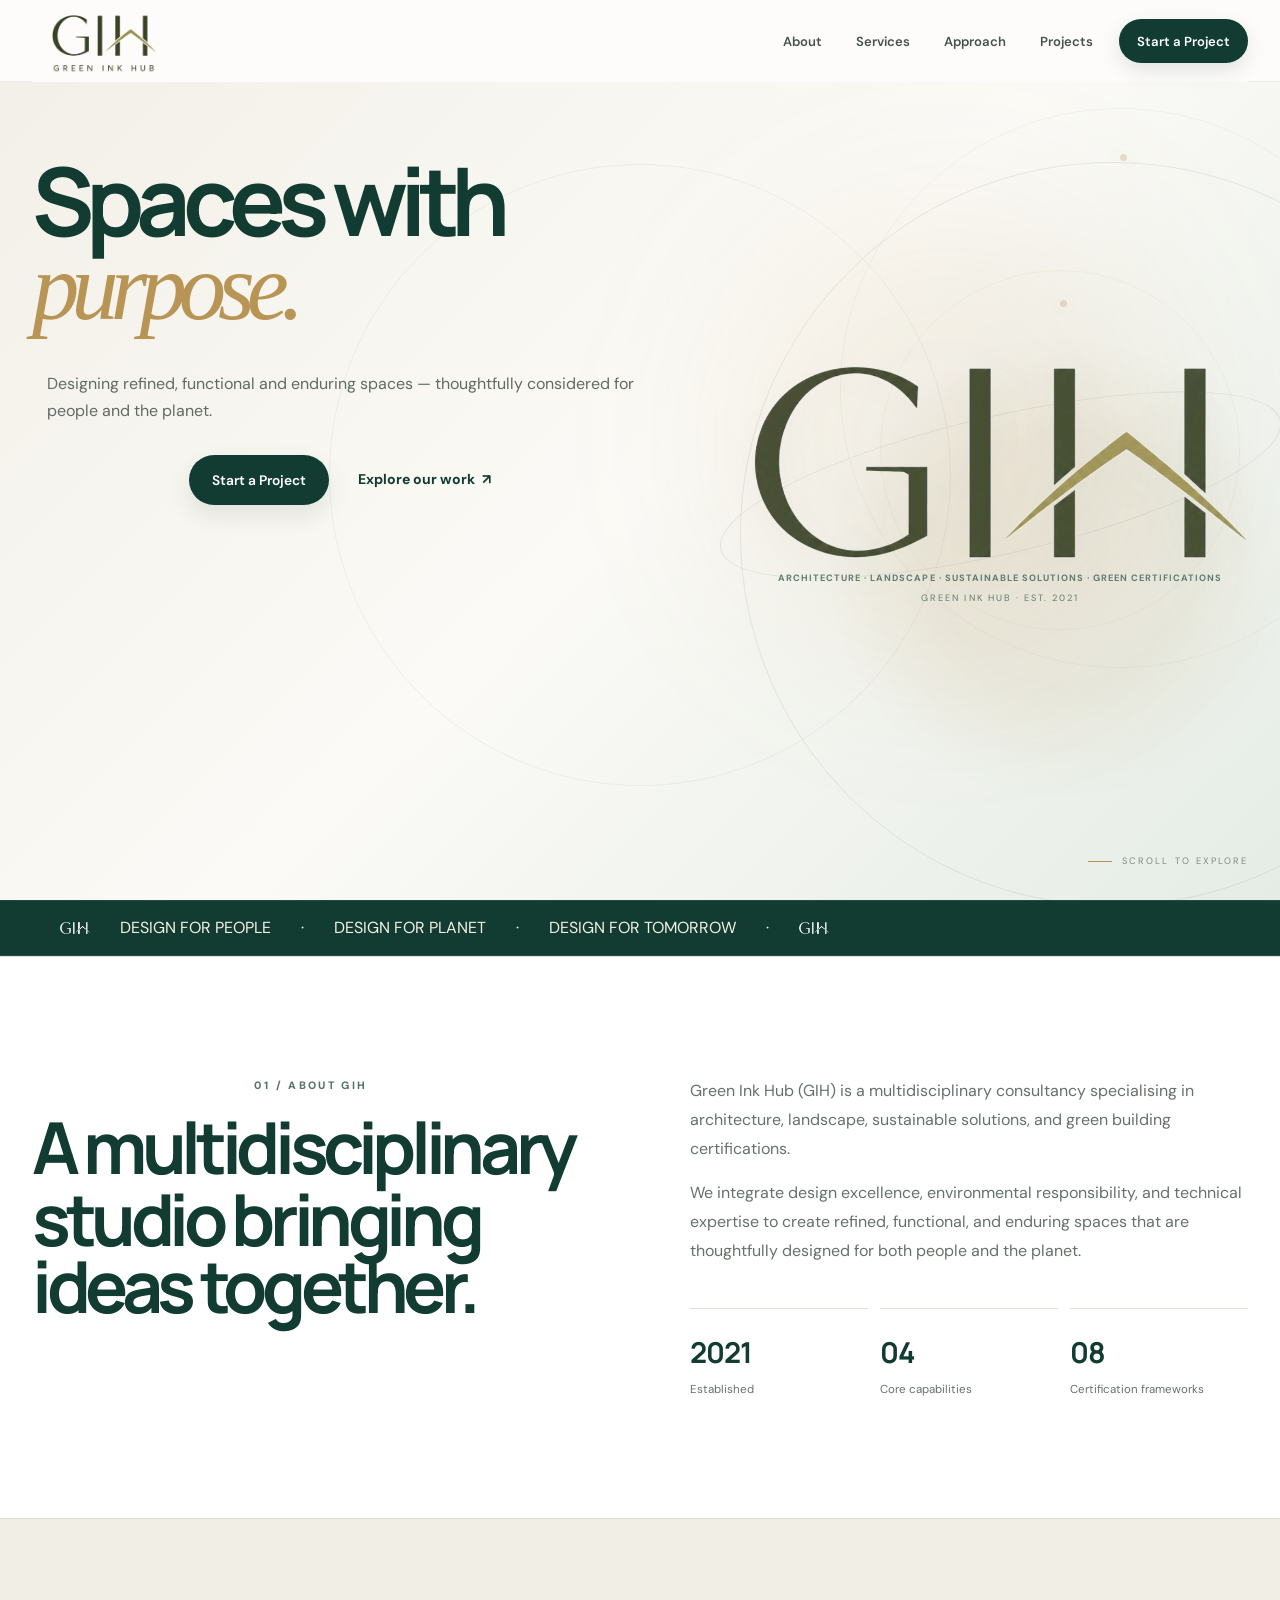
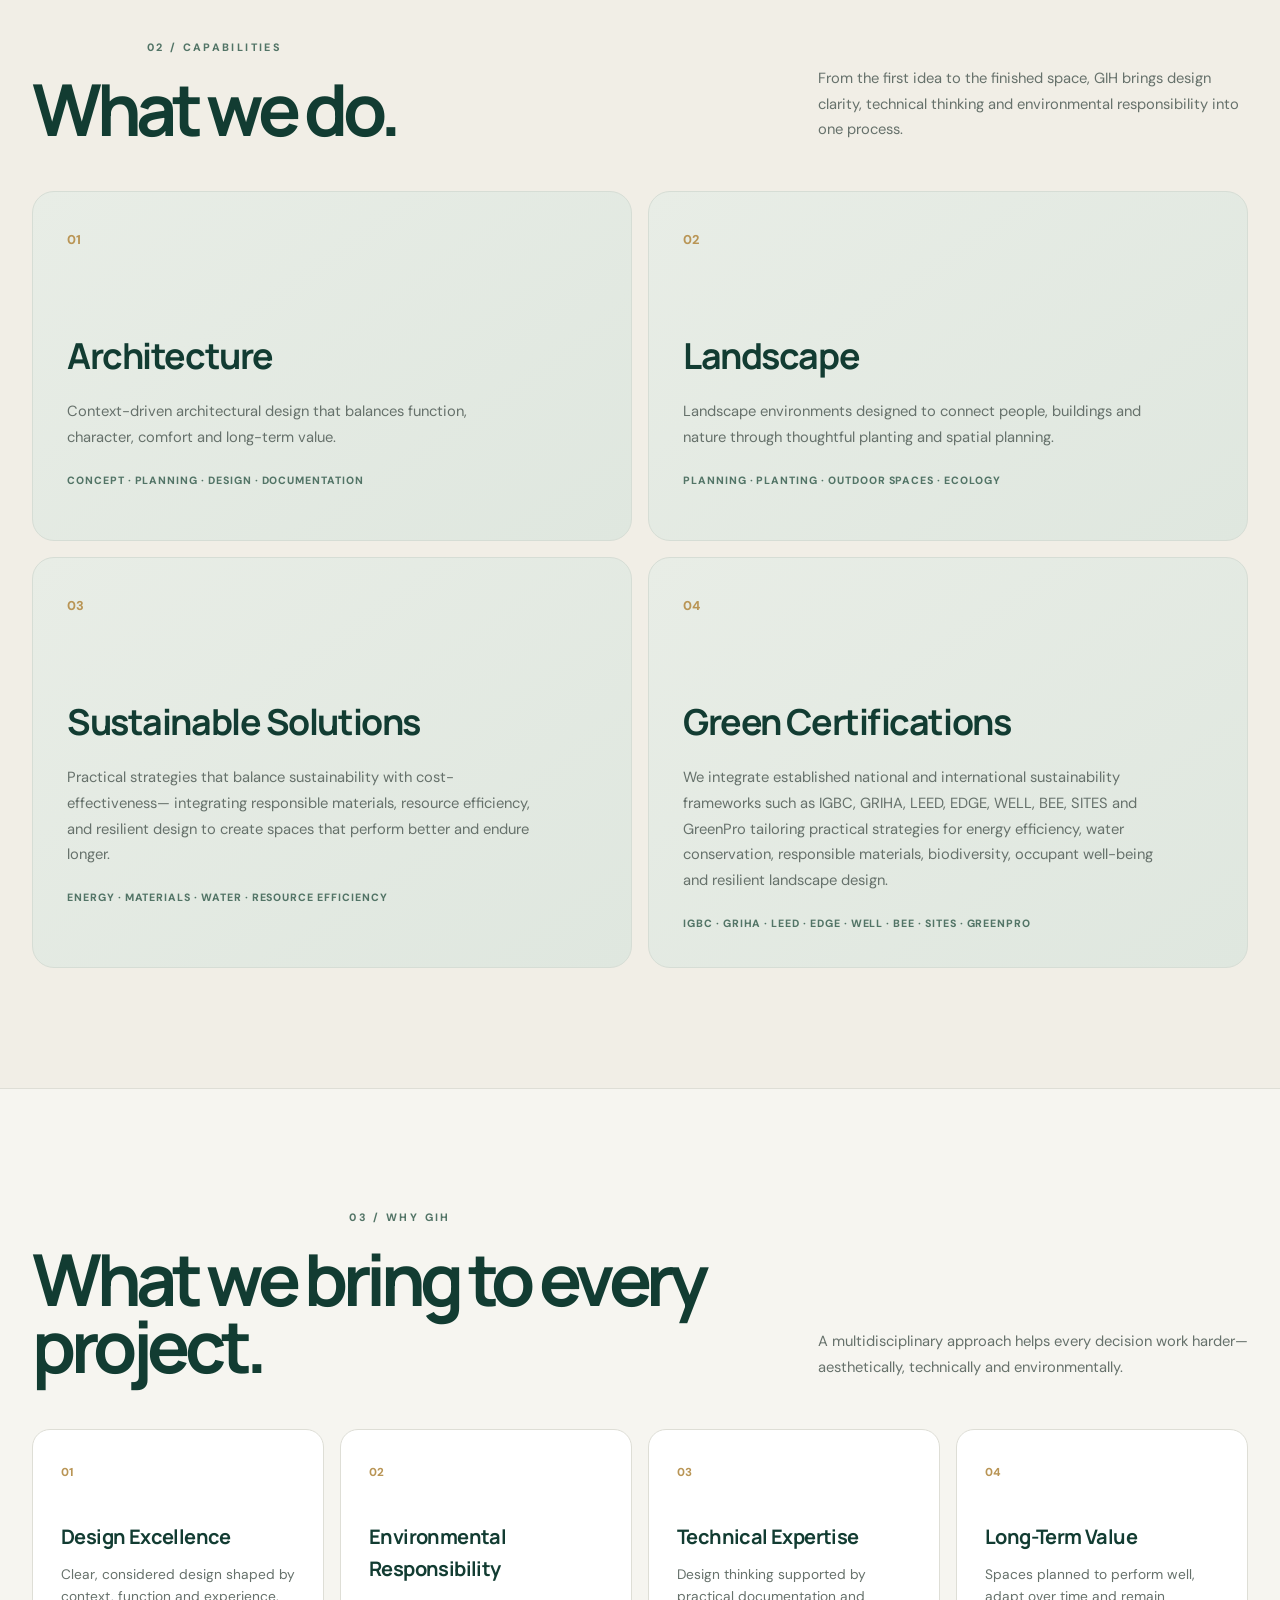
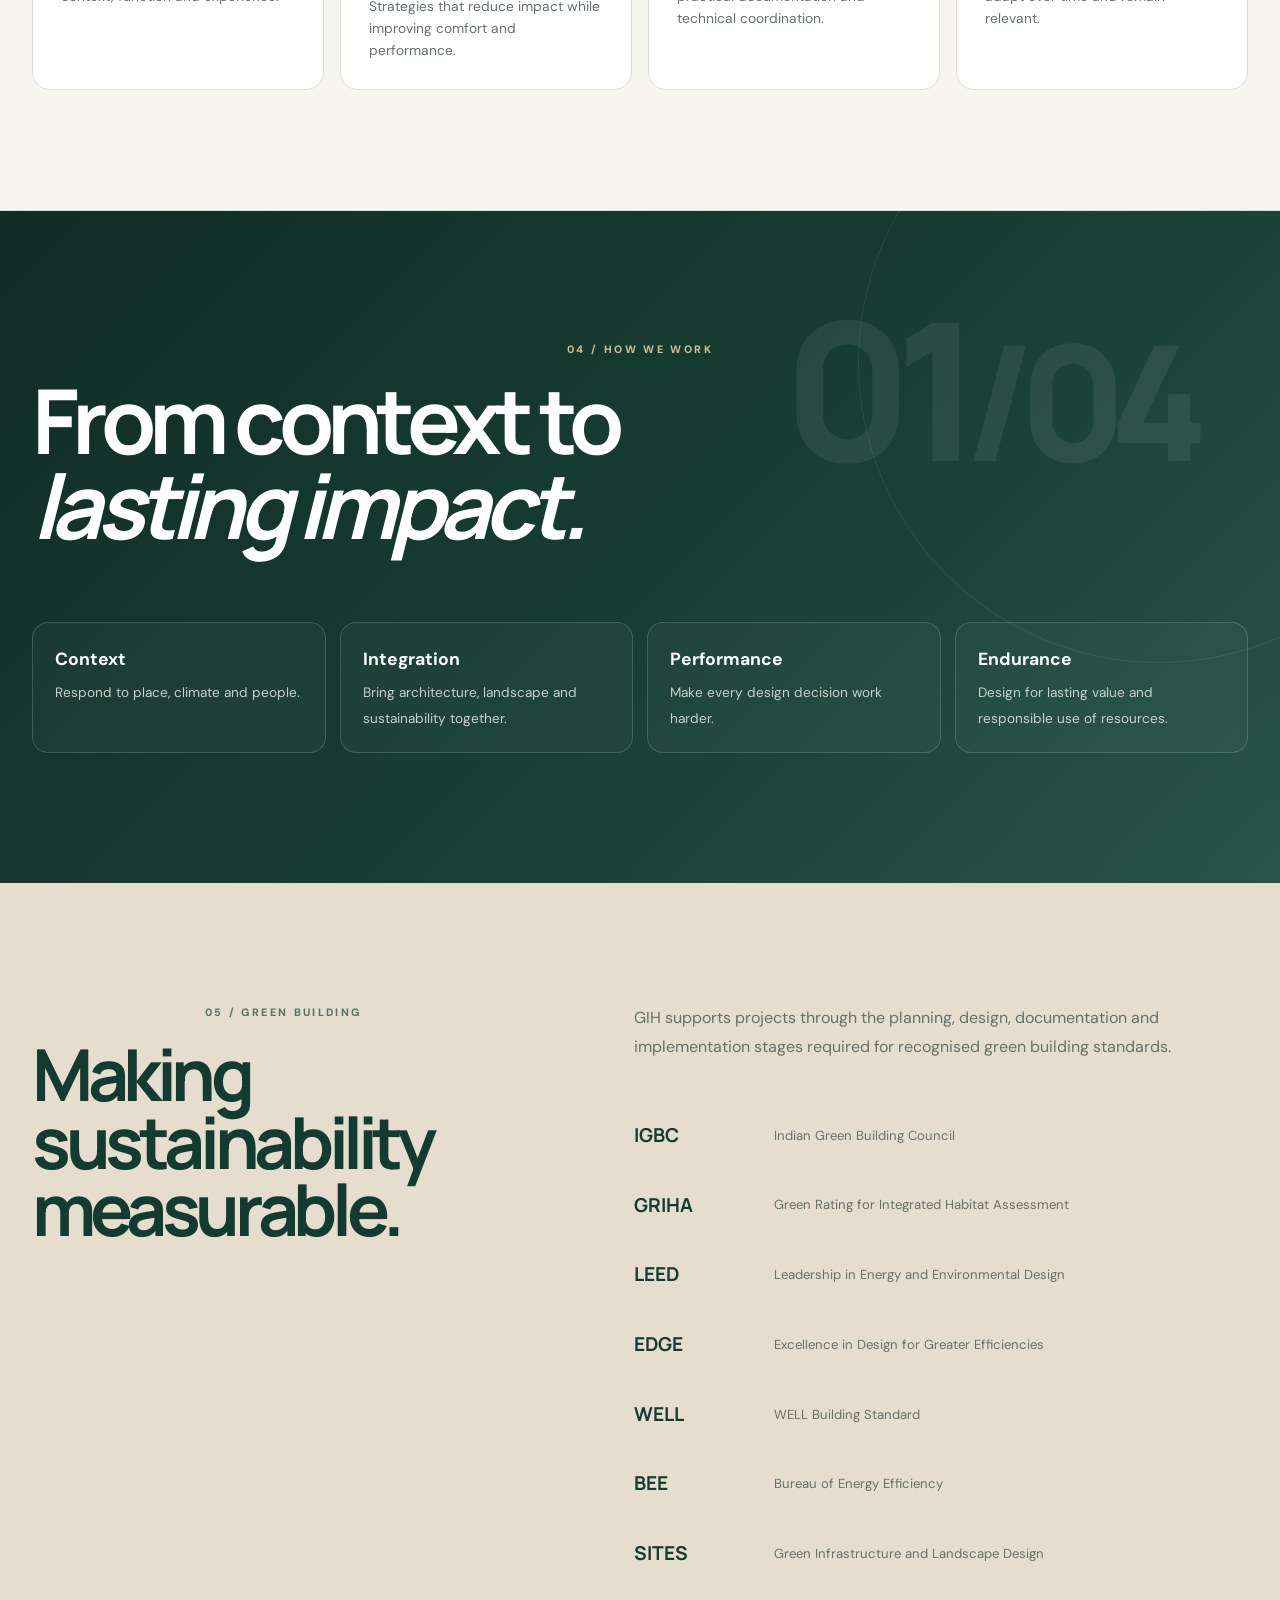
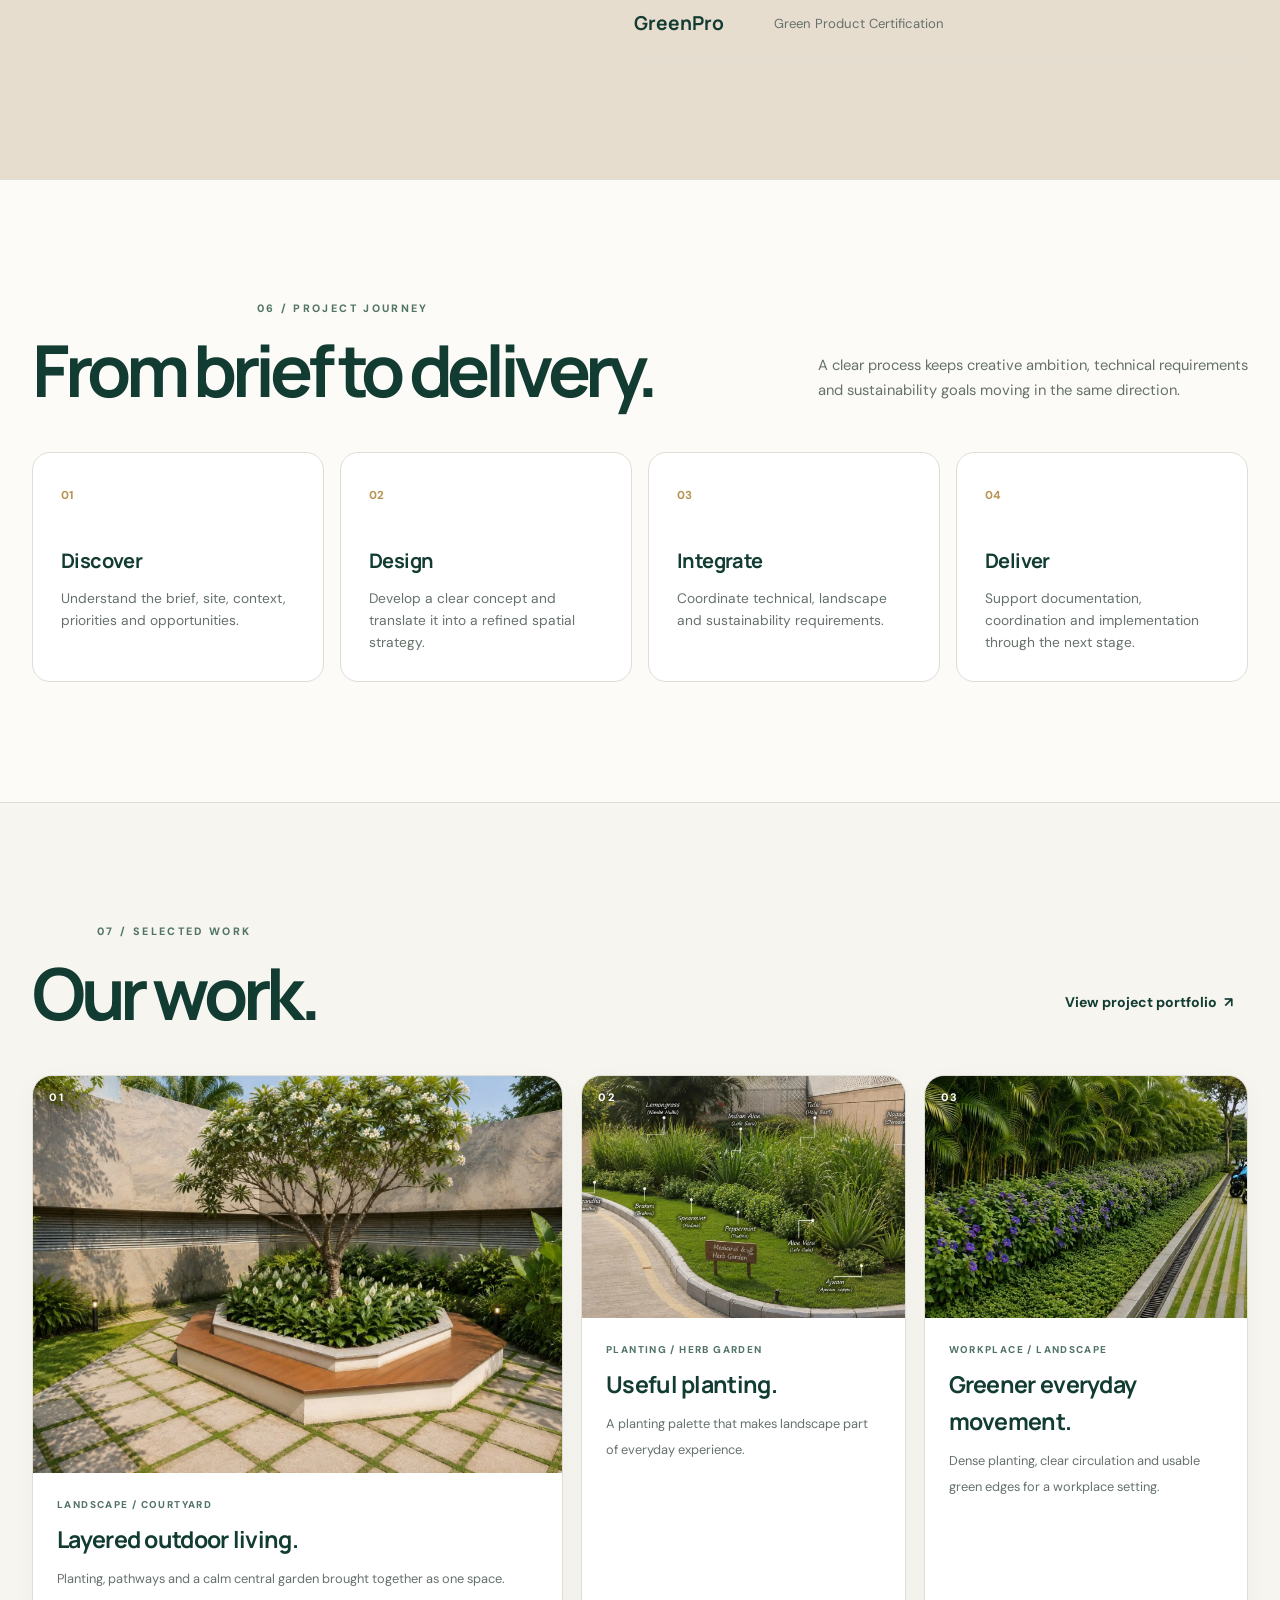
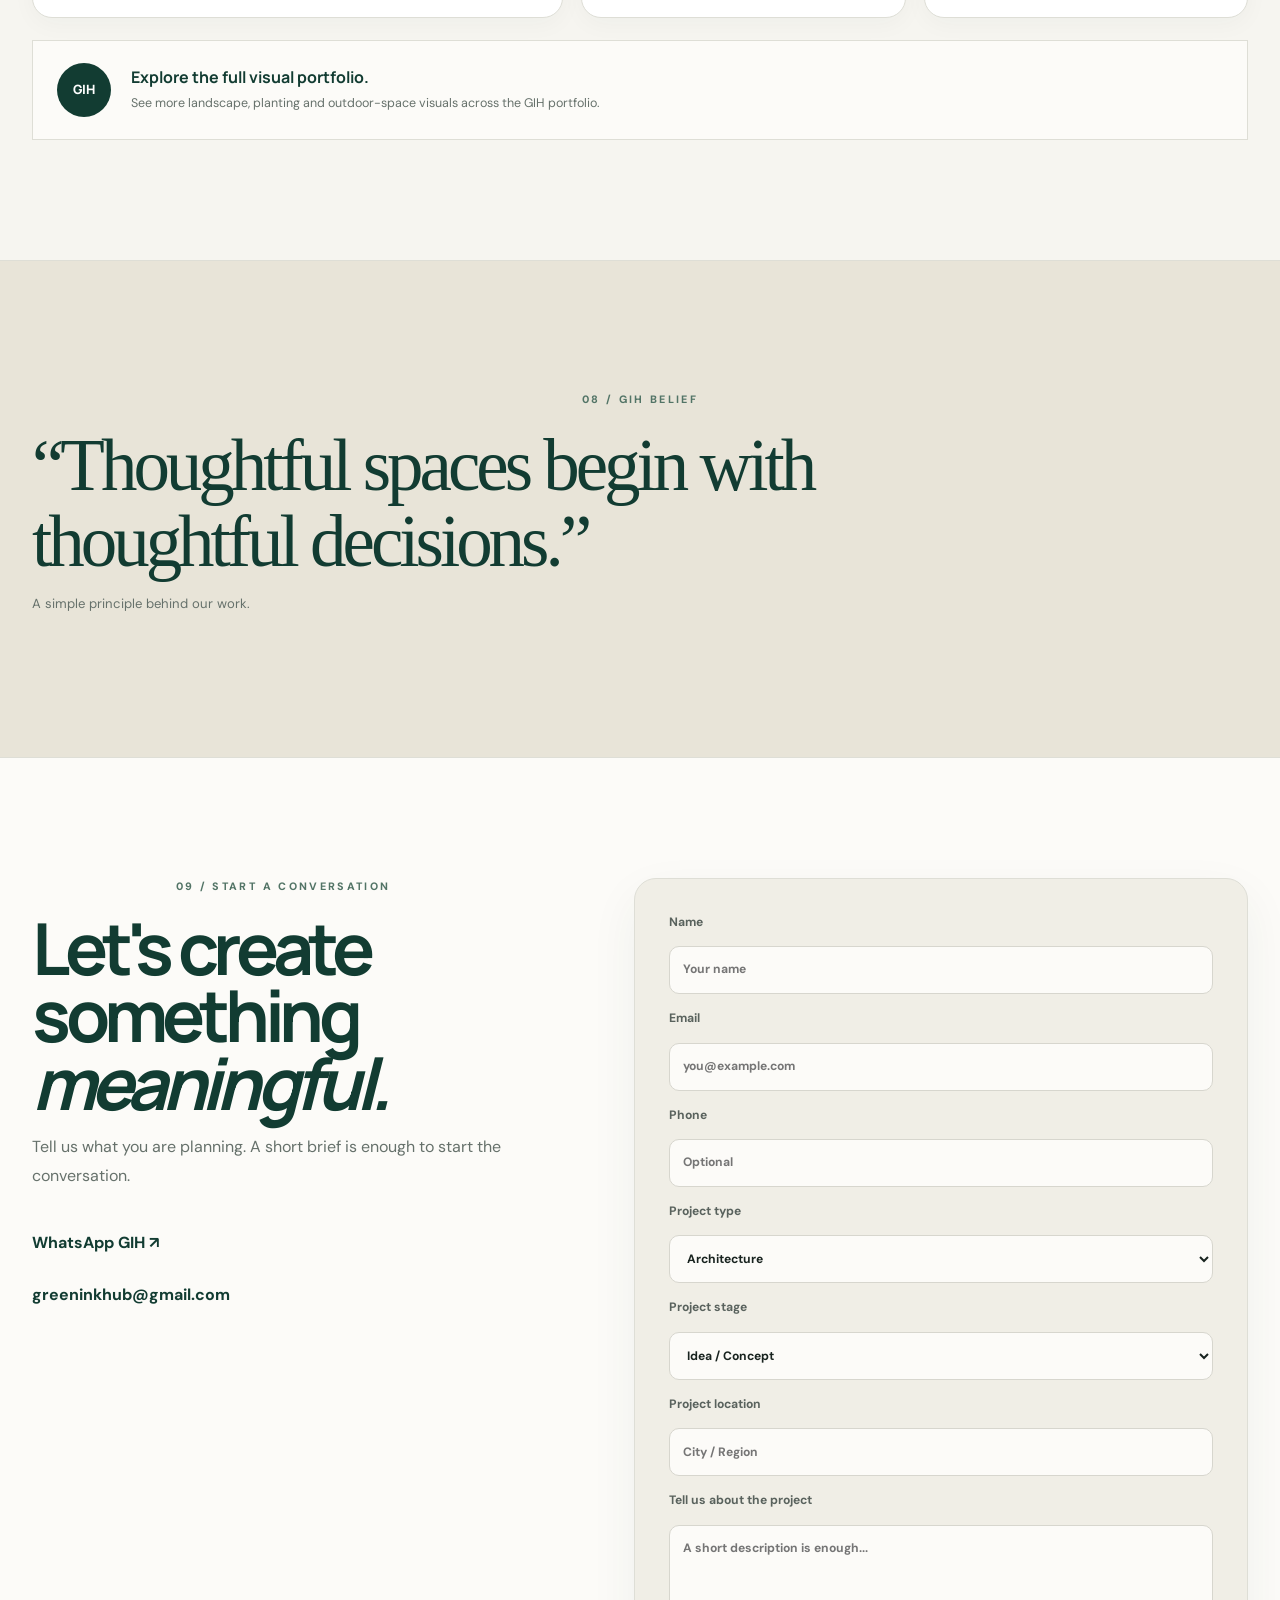
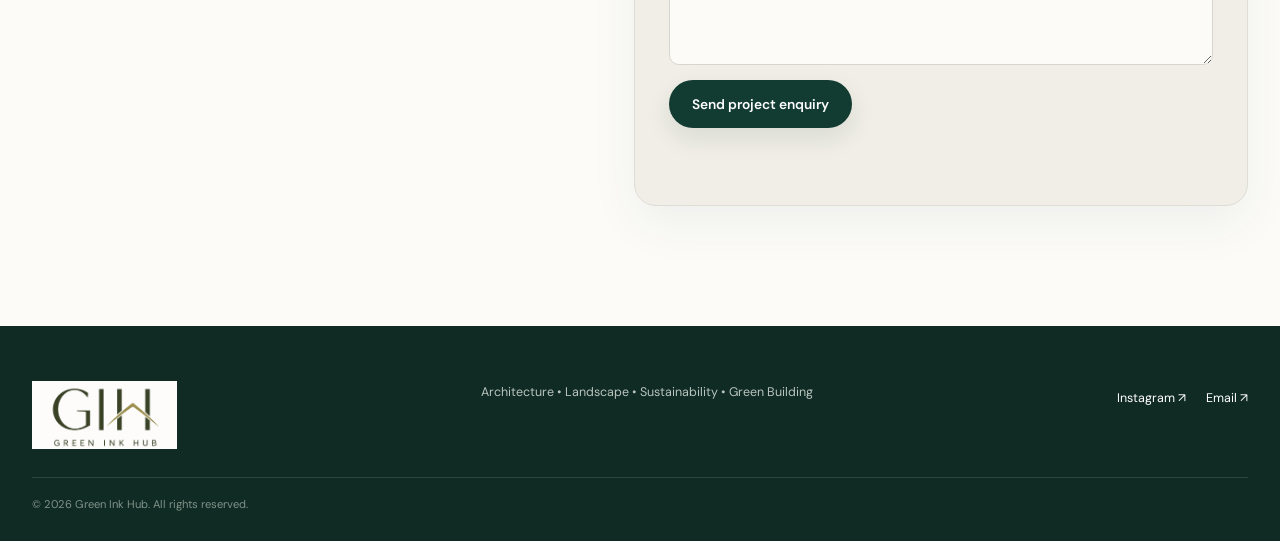
<file: GIH_NEW_WEBSITE_NO_SCROLL_HEADER_CHANGE/index.html>
<!DOCTYPE html>
<html lang="en">
<head>
  <meta charset="UTF-8">
  <meta name="viewport" content="width=device-width, initial-scale=1.0">
  <meta name="description" content="Green Ink Hub is a multidisciplinary consultancy for architecture, landscape, sustainable solutions and green building certifications.">
  <meta name="theme-color" content="#173C32">
  <meta name="robots" content="index,follow">
  <meta property="og:type" content="website">
  <meta property="og:title" content="Green Ink Hub | Architecture • Landscape • Sustainability">
  <meta property="og:description" content="Thoughtful architecture, landscape and sustainability solutions for people and the planet.">
  <meta property="og:image" content="assets/gih-logo.webp">
  <title>Green Ink Hub | Architecture, Landscape &amp; Sustainability</title>
  <link rel="preconnect" href="https://fonts.googleapis.com">
  <link rel="preconnect" href="https://fonts.gstatic.com" crossorigin>
  <link href="https://fonts.googleapis.com/css2?family=DM+Sans:wght@400;500;600;700&family=Manrope:wght@500;600;700;800&display=swap" rel="stylesheet">
  <link rel="stylesheet" href="style.min.css">
  <script type="application/ld+json">{"@context":"https://schema.org","@type":"Organization","name":"Green Ink Hub","email":"mailto:greeninkhub@gmail.com","description":"Multidisciplinary consultancy specialising in architecture, landscape, sustainable solutions and green building certifications."}</script>
</head>

<body>
<a class="skip-link" href="#main-content">Skip to content</a>
<div class="page-progress" aria-hidden="true"></div>
<div class="noise"></div>

<header class="header">
  <div class="container nav">
    <a class="brand" href="index.html" aria-label="Green Ink Hub home">
      <img src="assets/gih-logo.webp" alt="Green Ink Hub logo" width="1254" height="581">
    </a>

    <button class="menu-toggle" type="button" aria-label="Open navigation" aria-expanded="false" aria-controls="site-navigation"><span aria-hidden="true">☰</span></button>

    <nav id="site-navigation" class="nav-links" aria-label="Primary navigation">
      <a href="#about">About</a>
      <a href="#services">Services</a>
      <a href="#approach">Approach</a>
      <a href="projects.html">Projects</a>
      <a href="#contact" class="nav-button">Start a Project</a>
    </nav>
  </div>
</header>

<main id="main-content">

<!-- HERO -->
<section id="home" class="hero hero-refined">
  <div class="hero-shade"></div>

  <div class="container hero-content">

    <div class="hero-brand-lockup">
      <img src="assets/gih-symbol-transparent.webp" alt="Green Ink Hub symbol" width="921" height="362">
      <p class="hero-positioning">Architecture · Landscape · Sustainable Solutions · Green Certifications</p>
      <p class="hero-kicker">GREEN INK HUB · EST. 2021</p>
    </div>
    <h1>Spaces with <em>purpose.</em></h1>

    <div class="hero-copy">
      <p class="hero-lead">
        Designing refined, functional and enduring spaces — thoughtfully considered for people and the planet.
      </p>
    </div>

    <div class="actions">
      <a class="button button-primary" href="#contact">Start a Project</a>
      <a class="text-link" href="projects.html">Explore our work <span>↗</span></a>
    </div>
  </div>

  <div class="hero-orbit orbit-one"></div>
  <div class="hero-orbit orbit-two"></div>

  <div class="scroll-note">SCROLL TO EXPLORE</div>
</section>

<!-- MARQUEE -->
<div class="marquee" aria-hidden="true">
  <div class="marquee-track">

    <div class="marquee-set">
      
      <span class="marquee-logo">
        <img src="assets/gih-symbol-transparent.webp" alt="" width="921" height="362">
      </span>

      <span>DESIGN FOR PEOPLE</span>
      <span>·</span>
      <span>DESIGN FOR PLANET</span>
      <span>·</span>
      <span>DESIGN FOR TOMORROW</span>
      <span>·</span>

      <span class="marquee-logo">
        <img src="assets/gih-symbol-transparent.webp" alt="" width="921" height="362">
      </span>
    </div>

    <div class="marquee-set">
      <span class="marquee-logo">
        <img src="assets/gih-symbol-transparent.webp" alt="" width="921" height="362">
      </span>
      <span>.</span>
      <span>DESIGN FOR PEOPLE</span>
      <span>·</span>
      <span>DESIGN FOR PLANET</span>
      <span>·</span>
      <span>DESIGN FOR TOMORROW</span>
      <span>·</span>

      <span class="marquee-logo">
        <img src="assets/gih-symbol-transparent.webp" alt="" width="921" height="362">
      </span>
    </div>

  </div>
</div>

<!-- ABOUT -->
<section id="about" class="section about reveal">
  <div class="container split about-layout">

    <div>
      <p class="kicker">01 / ABOUT GIH</p>
      <h2 class="about-title">
      <span>A multidisciplinary</span>
      <span>studio bringing ideas together.</span>
    </h2>
    </div>

    <div class="body-copy">
      <p>
        Green Ink Hub (GIH) is a multidisciplinary consultancy specialising in architecture,
        landscape, sustainable solutions, and green building certifications.
      </p>
      <p>
        We integrate design excellence, environmental responsibility, and technical expertise
        to create refined, functional, and enduring spaces that are thoughtfully designed
        for both people and the planet.
      </p>

      <div class="about-stats">
        <div>
          <strong>2021</strong>
          <span>Established</span>
        </div>
        <div>
          <strong>04</strong>
          <span>Core capabilities</span>
        </div>
        <div>
          <strong>08</strong>
          <span>Certification frameworks</span>
        </div>
      </div>
    </div>
  </div>
</section>


<!-- SERVICES -->
<section id="services" class="section services reveal">
  <div class="container">

    <div class="section-head">
      <div>
        <p class="kicker">02 / CAPABILITIES</p>
        <h2>What we do.</h2>
      </div>
      <p>
        From the first idea to the finished space, GIH brings design clarity,
        technical thinking and environmental responsibility into one process.
      </p>
    </div>

    <div class="service-grid service-grid-premium">

      <article class="service-card">
        <span>01</span>
        <h3>Architecture</h3>
        <p>
          Context-driven architectural design that balances function, character,
          comfort and long-term value.
        </p>
        <div class="service-meta">Concept · Planning · Design · Documentation</div>
      </article>

      <article class="service-card">
        <span>02</span>
        <h3>Landscape</h3>
        <p>
          Landscape environments designed to connect people, buildings and nature
          through thoughtful planting and spatial planning.
        </p>
        <div class="service-meta">Planning · Planting · Outdoor Spaces · Ecology</div>
      </article>

      <article class="service-card">
        <span>03</span>
        <h3>Sustainable Solutions</h3>
        <p>
          Practical strategies that balance sustainability with cost-effectiveness—
          integrating responsible materials, resource efficiency, and resilient design
          to create spaces that perform better and endure longer.
        </p>
        <div class="service-meta">Energy · Materials · Water · Resource Efficiency</div>
      </article>

      <article class="service-card">
        <span>04</span>
        <h3>Green Certifications</h3>
        <p>
          We integrate established national and international sustainability frameworks such as IGBC, GRIHA, LEED, EDGE, WELL, BEE, SITES and GreenPro tailoring practical strategies for energy efficiency, water conservation, responsible materials, biodiversity, occupant well-being and resilient landscape design.
        </p>
        <div class="service-meta">IGBC · GRIHA · LEED · EDGE · WELL · BEE · SITES · GreenPro</div>
      </article>

    </div>
  </div>
</section>


<!-- WHY GIH -->
<section class="section why-gih reveal">
  <div class="container">

    <div class="section-head">
      <div>
        <p class="kicker">03 / WHY GIH</p>
        <h2>What we bring to every project.</h2>
      </div>
      <p>
        A multidisciplinary approach helps every decision work harder—
        aesthetically, technically and environmentally.
      </p>
    </div>

    <div class="why-grid">
      <article>
        <span>01</span>
        <h3>Design Excellence</h3>
        <p>Clear, considered design shaped by context, function and experience.</p>
      </article>

      <article>
        <span>02</span>
        <h3>Environmental Responsibility</h3>
        <p>Strategies that reduce impact while improving comfort and performance.</p>
      </article>

      <article>
        <span>03</span>
        <h3>Technical Expertise</h3>
        <p>Design thinking supported by practical documentation and technical coordination.</p>
      </article>

      <article>
        <span>04</span>
        <h3>Long-Term Value</h3>
        <p>Spaces planned to perform well, adapt over time and remain relevant.</p>
      </article>
    </div>
  </div>
</section>


<!-- APPROACH -->
<section id="approach" class="section philosophy reveal">
  <div class="container philosophy-inner">
    <p class="kicker">04 / HOW WE WORK</p>

    <h2>From context to<br><em>lasting impact.</em></h2>

    <div class="philosophy-number">
      <span>01</span><small>/04</small>
    </div>

    <div class="principles">
      <div>
        <strong>Context</strong>
        <span>Respond to place, climate and people.</span>
      </div>
      <div>
        <strong>Integration</strong>
        <span>Bring architecture, landscape and sustainability together.</span>
      </div>
      <div>
        <strong>Performance</strong>
        <span>Make every design decision work harder.</span>
      </div>
      <div>
        <strong>Endurance</strong>
        <span>Design for lasting value and responsible use of resources.</span>
      </div>
    </div>
  </div>
</section>


<!-- CERTIFICATIONS -->
<section class="section certifications reveal">
  <div class="container certification-layout">

    <div>
      <p class="kicker">05 / GREEN BUILDING</p>
      <h2>Making sustainability measurable.</h2>
    </div>

    <div class="certification-content">
      <p class="body-copy">
        GIH supports projects through the planning, design, documentation and
        implementation stages required for recognised green building standards.
      </p>

      <div class="certification-list">
        <div><strong>IGBC</strong><span>Indian Green Building Council</span></div>
        <div><strong>GRIHA</strong><span>Green Rating for Integrated Habitat Assessment</span></div>
        <div><strong>LEED</strong><span>Leadership in Energy and Environmental Design</span></div>
        <div><strong>EDGE</strong><span>Excellence in Design for Greater Efficiencies</span></div>
        <div><strong>WELL</strong><span>WELL Building Standard</span></div>
        <div><strong>BEE</strong><span>Bureau of Energy Efficiency</span></div>
        <div><strong>SITES</strong><span>Green Infrastructure and Landscape Design</span></div>
        <div><strong>GreenPro</strong><span>Green Product Certification</span></div>
      
      </div>
    </div>
  </div>
</section>


<!-- PROCESS -->
<section class="section process reveal">
  <div class="container">

    <div class="section-head">
      <div>
        <p class="kicker">06 / PROJECT JOURNEY</p>
        <h2>From brief to delivery.</h2>
      </div>
      <p>
        A clear process keeps creative ambition, technical requirements
        and sustainability goals moving in the same direction.
      </p>
    </div>

    <div class="process-grid">
      <article>
        <span>01</span>
        <h3>Discover</h3>
        <p>Understand the brief, site, context, priorities and opportunities.</p>
      </article>
      <article>
        <span>02</span>
        <h3>Design</h3>
        <p>Develop a clear concept and translate it into a refined spatial strategy.</p>
      </article>
      <article>
        <span>03</span>
        <h3>Integrate</h3>
        <p>Coordinate technical, landscape and sustainability requirements.</p>
      </article>
      <article>
        <span>04</span>
        <h3>Deliver</h3>
        <p>Support documentation, coordination and implementation through the next stage.</p>
      </article>
    </div>
  </div>
</section>


<!-- PROJECTS -->
<section class="section projects-preview reveal">
  <div class="container">

    <div class="section-head">
      <div>
        <p class="kicker">07 / SELECTED WORK</p>
        <h2>Our work.</h2>
      </div>
      <a class="text-link" href="projects.html">View project portfolio <span>↗</span></a>
    </div>

    <div class="project-sample-grid">

      <a class="project-sample project-sample-a" href="projects.html">
        <div class="project-sample-visual project-photo-visual">
          <img src="assets/projects-webp/courtyard-day.webp" alt="Landscaped courtyard with flowering tree and planted beds" loading="lazy" decoding="async" width="1536" height="1024" fetchpriority="low">
          <span>01</span>
        </div>
        <div class="project-sample-info">
          <p>LANDSCAPE / COURTYARD</p>
          <h3>Layered outdoor living.</h3>
          <span>Planting, pathways and a calm central garden brought together as one space.</span>
        </div>
      </a>

      <a class="project-sample project-sample-b" href="projects.html">
        <div class="project-sample-visual project-photo-visual">
          <img src="assets/projects-webp/herb-garden.webp" alt="Medicinal and herb garden with labelled planting" loading="lazy" decoding="async" width="1600" height="812" fetchpriority="low">
          <span>02</span>
        </div>
        <div class="project-sample-info">
          <p>PLANTING / HERB GARDEN</p>
          <h3>Useful planting.</h3>
          <span>A planting palette that makes landscape part of everyday experience.</span>
        </div>
      </a>

      <a class="project-sample project-sample-c" href="projects.html">
        <div class="project-sample-visual project-photo-visual">
          <img src="assets/projects-webp/workplace-landscape.webp" alt="Green workplace landscape beside cycle parking" loading="lazy" decoding="async" width="1600" height="719" fetchpriority="low">
          <span>03</span>
        </div>
        <div class="project-sample-info">
          <p>WORKPLACE / LANDSCAPE</p>
          <h3>Greener everyday movement.</h3>
          <span>Dense planting, clear circulation and usable green edges for a workplace setting.</span>
        </div>
      </a>

    </div>

    <div class="portfolio-note">
      <span class="portfolio-note-mark">GIH</span>
      <div>
        <strong>Explore the full visual portfolio.</strong>
        <p>See more landscape, planting and outdoor-space visuals across the GIH portfolio.</p>
      </div>
    </div>

  </div>
</section>


<!-- PHILOSOPHY / BRAND -->
<section class="section brand-statement reveal">
  <div class="container brand-statement-inner">
    <p class="kicker">08 / GIH BELIEF</p>
    <blockquote>
      “Thoughtful spaces begin with thoughtful decisions.”
    </blockquote>
    <p>A simple principle behind our work.</p>
  </div>
</section>


<!-- CONTACT -->
<section id="contact" class="section contact reveal">
  <div class="container contact-grid">

    <div>
      <p class="kicker">09 / START A CONVERSATION</p>
      <h2>Let's create something<br><em>meaningful.</em></h2>
      <p class="body-copy">
        Tell us what you are planning. A short brief is enough to start the conversation.
      </p>

      <div class="contact-info">
        <a href="https://wa.me/918778317626" target="_blank" rel="noopener noreferrer">WhatsApp GIH ↗</a>
        <a href="mailto:greeninkhub@gmail.com">greeninkhub@gmail.com</a>
      </div>
    </div>

    <form id="contactForm" class="form" name="project-enquiry" method="POST" data-netlify="true" netlify-honeypot="bot-field" action="/thank-you.html">
      <input type="hidden" name="form-name" value="project-enquiry">
      <p class="honeypot"><label>Don’t fill this out: <input name="bot-field" tabindex="-1" autocomplete="off"></label></p>
      <label for="name">Name<input id="name" name="name" autocomplete="name" required placeholder="Your name">
      </label>

      <label for="email">Email<input id="email" name="email" type="email" autocomplete="email" required placeholder="you@example.com">
      </label>

      <label for="phone">Phone<input id="phone" name="phone" type="tel" autocomplete="tel" placeholder="Optional">
      </label>

      <label for="projectType">Project type<select id="projectType" name="projectType">
          <option>Architecture</option>
          <option>Landscape</option>
          <option>Sustainable Solutions</option>
          <option>Green Certifications</option>
          <option>Other</option>
        </select>
      </label>

      <label for="projectStage">Project stage<select id="projectStage" name="projectStage">
          <option>Idea / Concept</option>
          <option>Planning</option>
          <option>Design</option>
          <option>Construction</option>
          <option>Certification</option>
          <option>Other</option>
        </select>
      </label>

      <label for="projectLocation">Project location<input id="projectLocation" name="projectLocation" autocomplete="address-level2" placeholder="City / Region">
      </label>

      <label for="message">Tell us about the project<textarea id="message" name="message" rows="5" required placeholder="A short description is enough..."></textarea>
      </label>

      <button class="button button-primary" type="submit">Send project enquiry</button>
      <p id="formMessage" class="form-message"></p>
    </form>
  </div>
</section>

</main>


<footer class="footer">
  <div class="container footer-inner">
    <img src="assets/gih-logo.webp" alt="Green Ink Hub" width="1254" height="581">
    <div>
      <p>Architecture • Landscape • Sustainability • Green Building</p>
    </div>
    <div class="footer-links">
      <a href="https://www.instagram.com/greeninkhub/" target="_blank" rel="noopener noreferrer">Instagram ↗</a>
      <a href="mailto:greeninkhub@gmail.com">Email ↗</a>
    </div>
  </div>

  <div class="container copyright">
    © <span id="year"></span> Green Ink Hub. All rights reserved.
  </div>
</footer>

<script src="script.min.js"></script>
</body>
</html>
</file>
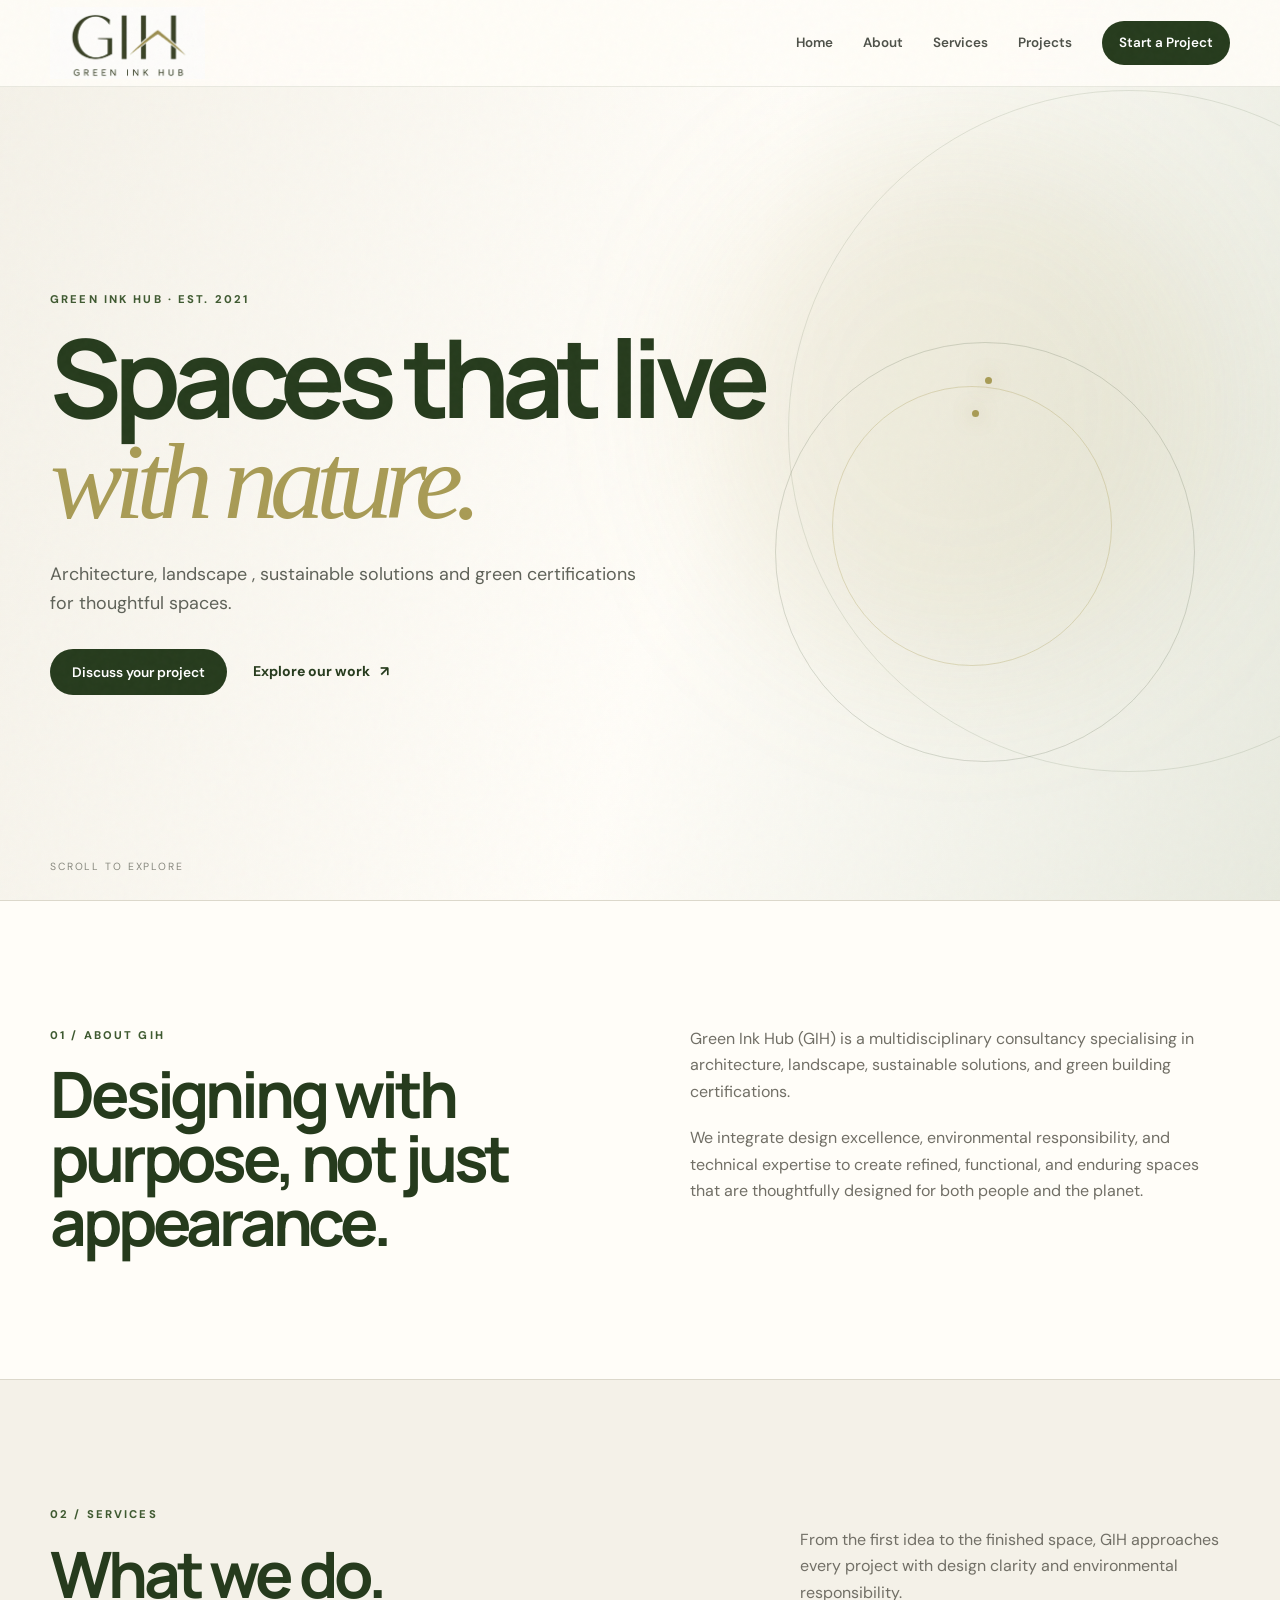
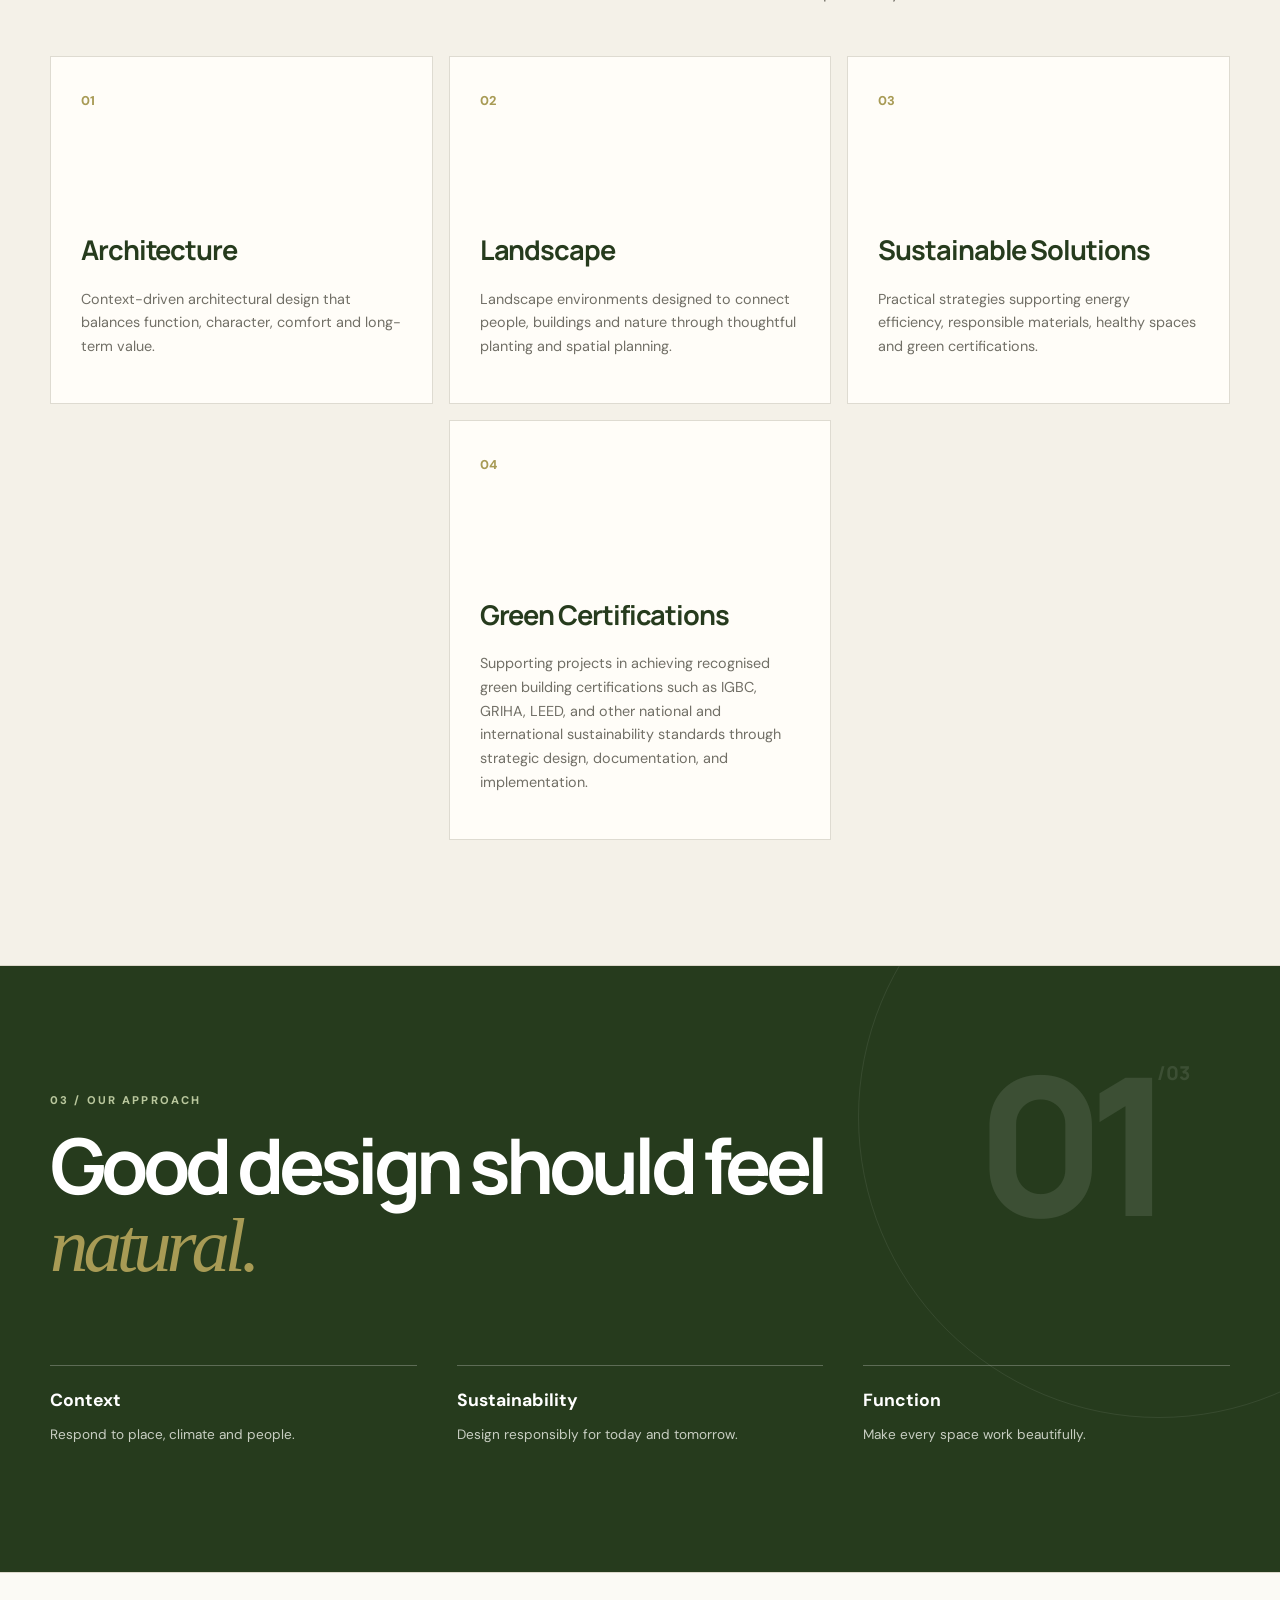
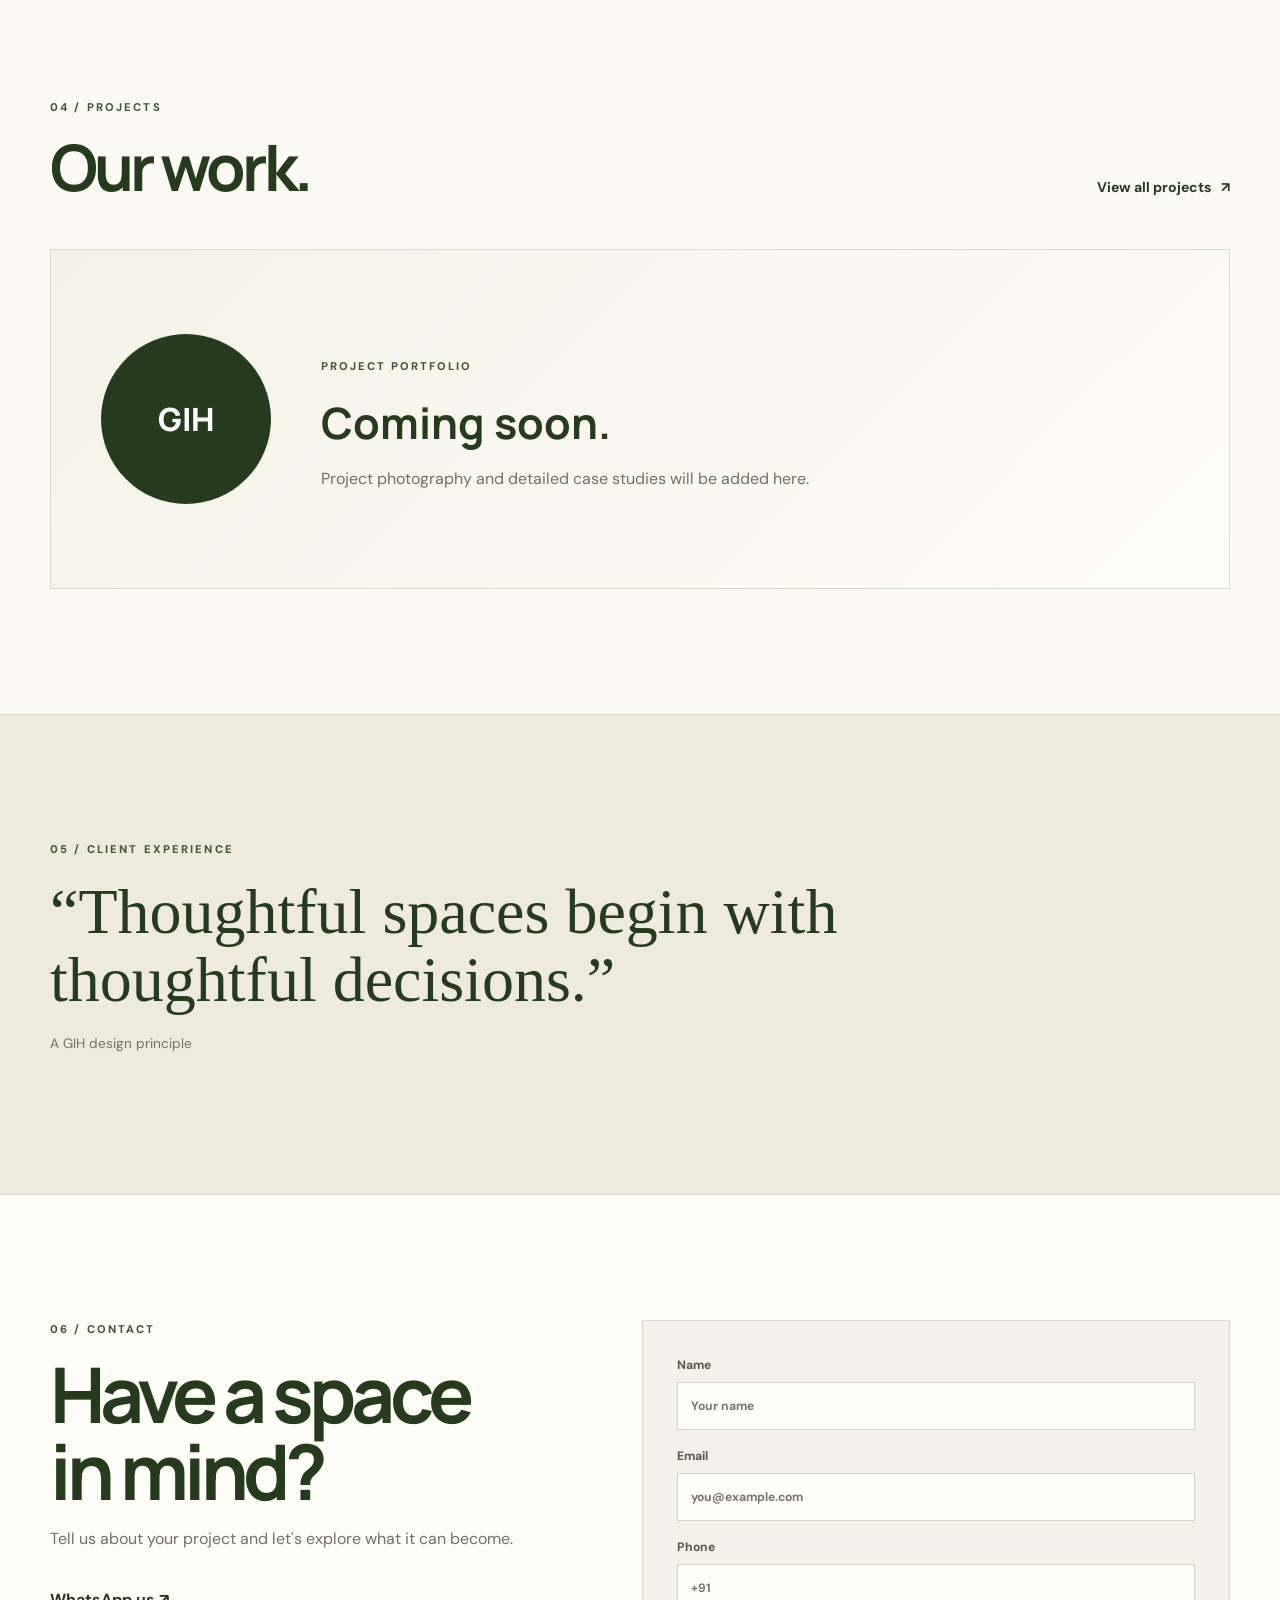
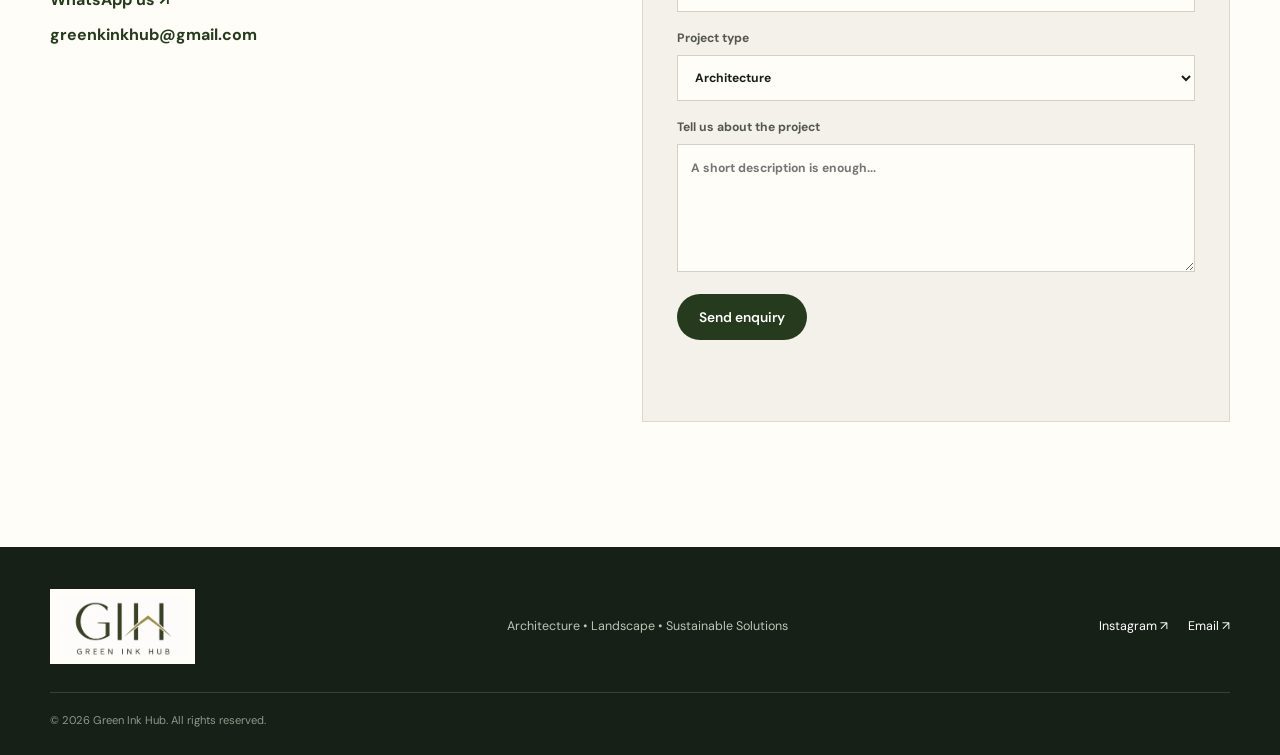
<file: Green_Ink_Hub_GIH_Services_Final/index.html>
<!DOCTYPE html>
<html lang="en">
<head>
  <meta charset="UTF-8">
  <meta name="viewport" content="width=device-width, initial-scale=1.0">
  <meta name="description" content="Green Ink Hub — Architecture, Landscape and Sustainable Solutions in Coimbatore and Bengaluru.">
  <title>Green Ink Hub | Architecture • Landscape</title>
  <link rel="preconnect" href="https://fonts.googleapis.com">
  <link rel="preconnect" href="https://fonts.gstatic.com" crossorigin>
  <link href="https://fonts.googleapis.com/css2?family=DM+Sans:wght@400;500;600;700&family=Manrope:wght@500;600;700;800&display=swap" rel="stylesheet">
  <link rel="stylesheet" href="style.css">
</head>
<body>
<div class="page-progress"></div>
<div class="noise"></div>
<div class="gih-cursor"></div><div class="gih-cursor-ring"></div>
<header class="header">
  <div class="container nav">
    <a class="brand" href="index.html"><img src="assets/gih-logo.png" alt="Green Ink Hub logo"></a>
    <button class="menu-toggle" aria-label="Toggle navigation" aria-expanded="false">☰</button>
    <nav class="nav-links">
      <a href="#home">Home</a><a href="#about">About</a><a href="#services">Services</a>
      <a href="projects.html">Projects</a><a href="#contact" class="nav-button">Start a Project</a>
    </nav>
  </div>
</header>

<main>
<section id="home" class="hero">
  <div class="hero-shade"></div>
  <div class="container hero-content">
    <p class="kicker">GREEN INK HUB · EST. 2021</p>
    <h1>Spaces that live<br><em>with nature.</em></h1>
    <p class="hero-lead">Architecture, landscape , sustainable solutions and green certifications for thoughtful spaces.</p>
    <div class="hero-orbit orbit-one"></div>
  <div class="hero-orbit orbit-two"></div>
  <div class="actions">
      <a class="button button-primary" href="#contact">Discuss your project</a>
      <a class="text-link" href="projects.html">Explore our work <span>↗</span></a>
    </div>
  </div>
  <div class="scroll-note">SCROLL TO EXPLORE</div>
</section>

<section id="about" class="section about reveal">
  <div class="container split">
    <div>
      <p class="kicker">01 / ABOUT GIH</p>
      <h2>Designing with purpose, not just appearance.</h2>
    </div>
    <div class="body-copy">
      <p>Green Ink Hub (GIH) is a multidisciplinary consultancy specialising in architecture, landscape, sustainable solutions, and green building certifications.</p>
      <p>We integrate design excellence, environmental responsibility, and technical expertise to create refined, functional, and enduring spaces that are thoughtfully designed for both people and the planet.</p>
      
    </div>
  </div>
</section>

<section id="services" class="section services reveal">
  <div class="container">
    <div class="section-head">
      <div><p class="kicker">02 / SERVICES</p><h2>What we do.</h2></div>
      <p>From the first idea to the finished space, GIH approaches every project with design clarity and environmental responsibility.</p>
    </div>
    <div class="service-grid">
      <article class="service-card"><span>01</span><h3>Architecture</h3><p>Context-driven architectural design that balances function, character, comfort and long-term value.</p></article>
      <article class="service-card"><span>02</span><h3>Landscape</h3><p>Landscape environments designed to connect people, buildings and nature through thoughtful planting and spatial planning.</p></article>
      <article class="service-card"><span>03</span><h3>Sustainable Solutions</h3><p>Practical strategies supporting energy efficiency, responsible materials, healthy spaces and green certifications.</p></article>
	  <article class="service-card"><span>04</span><h3>Green Certifications</h3><p>Supporting projects in achieving recognised green building certifications such as IGBC, GRIHA, LEED, and other national and international sustainability standards through strategic design, documentation, and implementation.</p></article>
    </div>
  </div>
</section>

<section class="section philosophy reveal">
  <div class="container philosophy-inner">
    <p class="kicker">03 / OUR APPROACH</p>
    <h2>Good design should feel<br><em>natural.</em></h2>
    <div class="philosophy-number"><span data-count="01">01</span><small>/03</small></div>
    <div class="principles">
      <div><strong>Context</strong><span>Respond to place, climate and people.</span></div>
      <div><strong>Sustainability</strong><span>Design responsibly for today and tomorrow.</span></div>
      <div><strong>Function</strong><span>Make every space work beautifully.</span></div>
    </div>
  </div>
</section>

<section class="section projects-preview reveal">
  <div class="container">
    <div class="section-head">
      <div><p class="kicker">04 / PROJECTS</p><h2>Our work.</h2></div>
      <a class="text-link" href="projects.html">View all projects <span>↗</span></a>
    </div>
    <div class="coming-soon">
      <div class="coming-mark">GIH</div>
      <div><p>PROJECT PORTFOLIO</p><h3>Coming soon.</h3><span>Project photography and detailed case studies will be added here.</span></div>
    </div>
  </div>
</section>

<section class="section testimonial reveal">
  <div class="container">
    <p class="kicker">05 / CLIENT EXPERIENCE</p>
    <blockquote>“Thoughtful spaces begin with thoughtful decisions.”</blockquote>
    <p class="quote-note">A GIH design principle</p>
  </div>
</section>

<section id="contact" class="section contact reveal">
  <div class="container contact-grid">
    <div>
      <p class="kicker">06 / CONTACT</p>
      <h2>Have a space<br>in mind?</h2>
      <p class="body-copy">Tell us about your project and let's explore what it can become.</p>
      <div class="contact-info">
        <a href="https://wa.me/918778317626" target="_blank" rel="noopener">WhatsApp us ↗</a>
        <a href="mailto:greenkinkhub@gmail.com">greenkinkhub@gmail.com</a>
      </div>
    </div>
    <form id="contactForm" class="form">
      <label>Name<input id="name" required placeholder="Your name"></label>
      <label>Email<input id="email" type="email" required placeholder="you@example.com"></label>
      <label>Phone<input id="phone" type="tel" placeholder="+91"></label>
      <label>Project type<select id="projectType"><option>Architecture</option><option>Landscape</option><option>Sustainable Solutions</option><option>Other</option></select></label>
      <label>Tell us about the project<textarea id="message" rows="5" required placeholder="A short description is enough..."></textarea></label>
      <button class="button button-primary" type="submit">Send enquiry</button>
      <p id="formMessage" class="form-message"></p>
    </form>
  </div>
</section>
</main>

<footer class="footer">
  <div class="container footer-inner">
    <img src="assets/gih-logo.png" alt="Green Ink Hub">
    <div><p>Architecture • Landscape • Sustainable Solutions</p></div>
    <div class="footer-links"><a href="https://www.instagram.com/greeninkhub/" target="_blank" rel="noopener">Instagram ↗</a><a href="mailto:greenkinkhub@gmail.com">Email ↗</a></div>
  </div>
  <div class="container copyright">© <span id="year"></span> Green Ink Hub. All rights reserved.</div>
</footer>
<script src="script.js"></script>
</body>
</html>
</file>
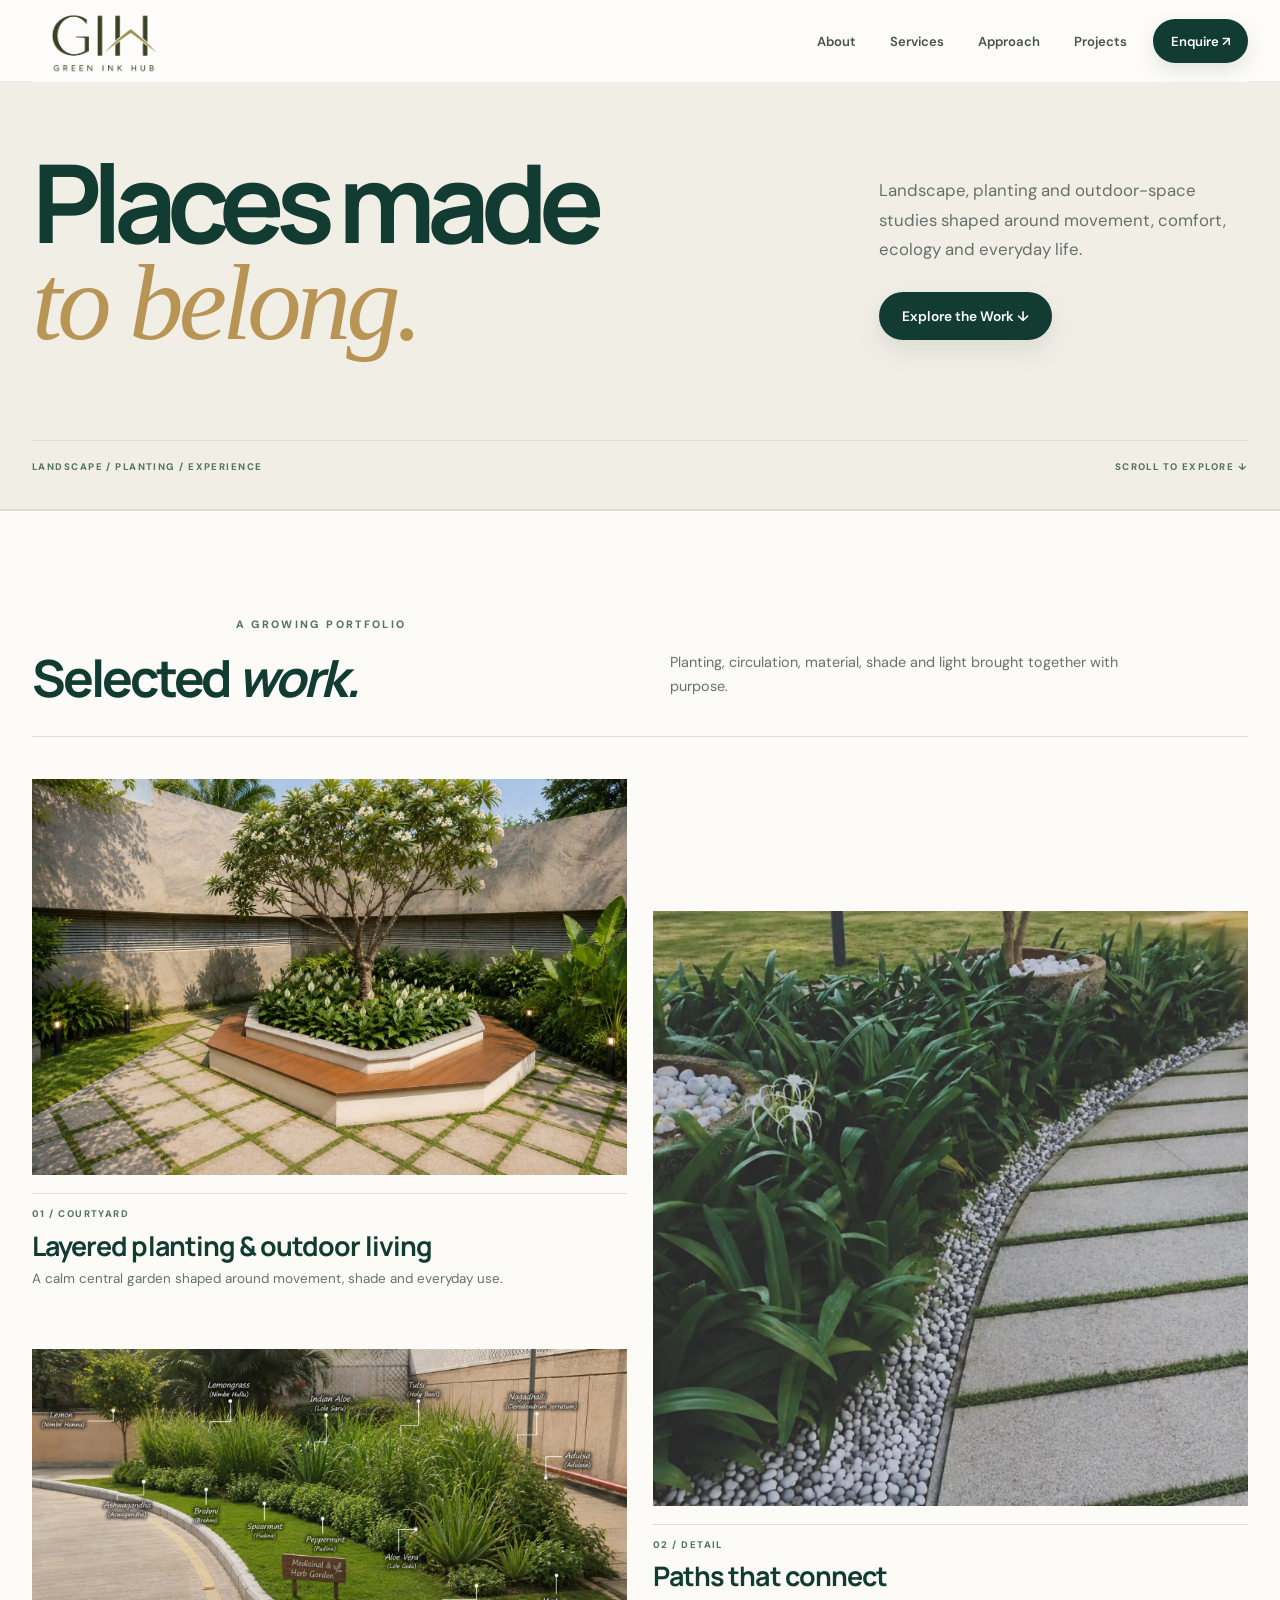
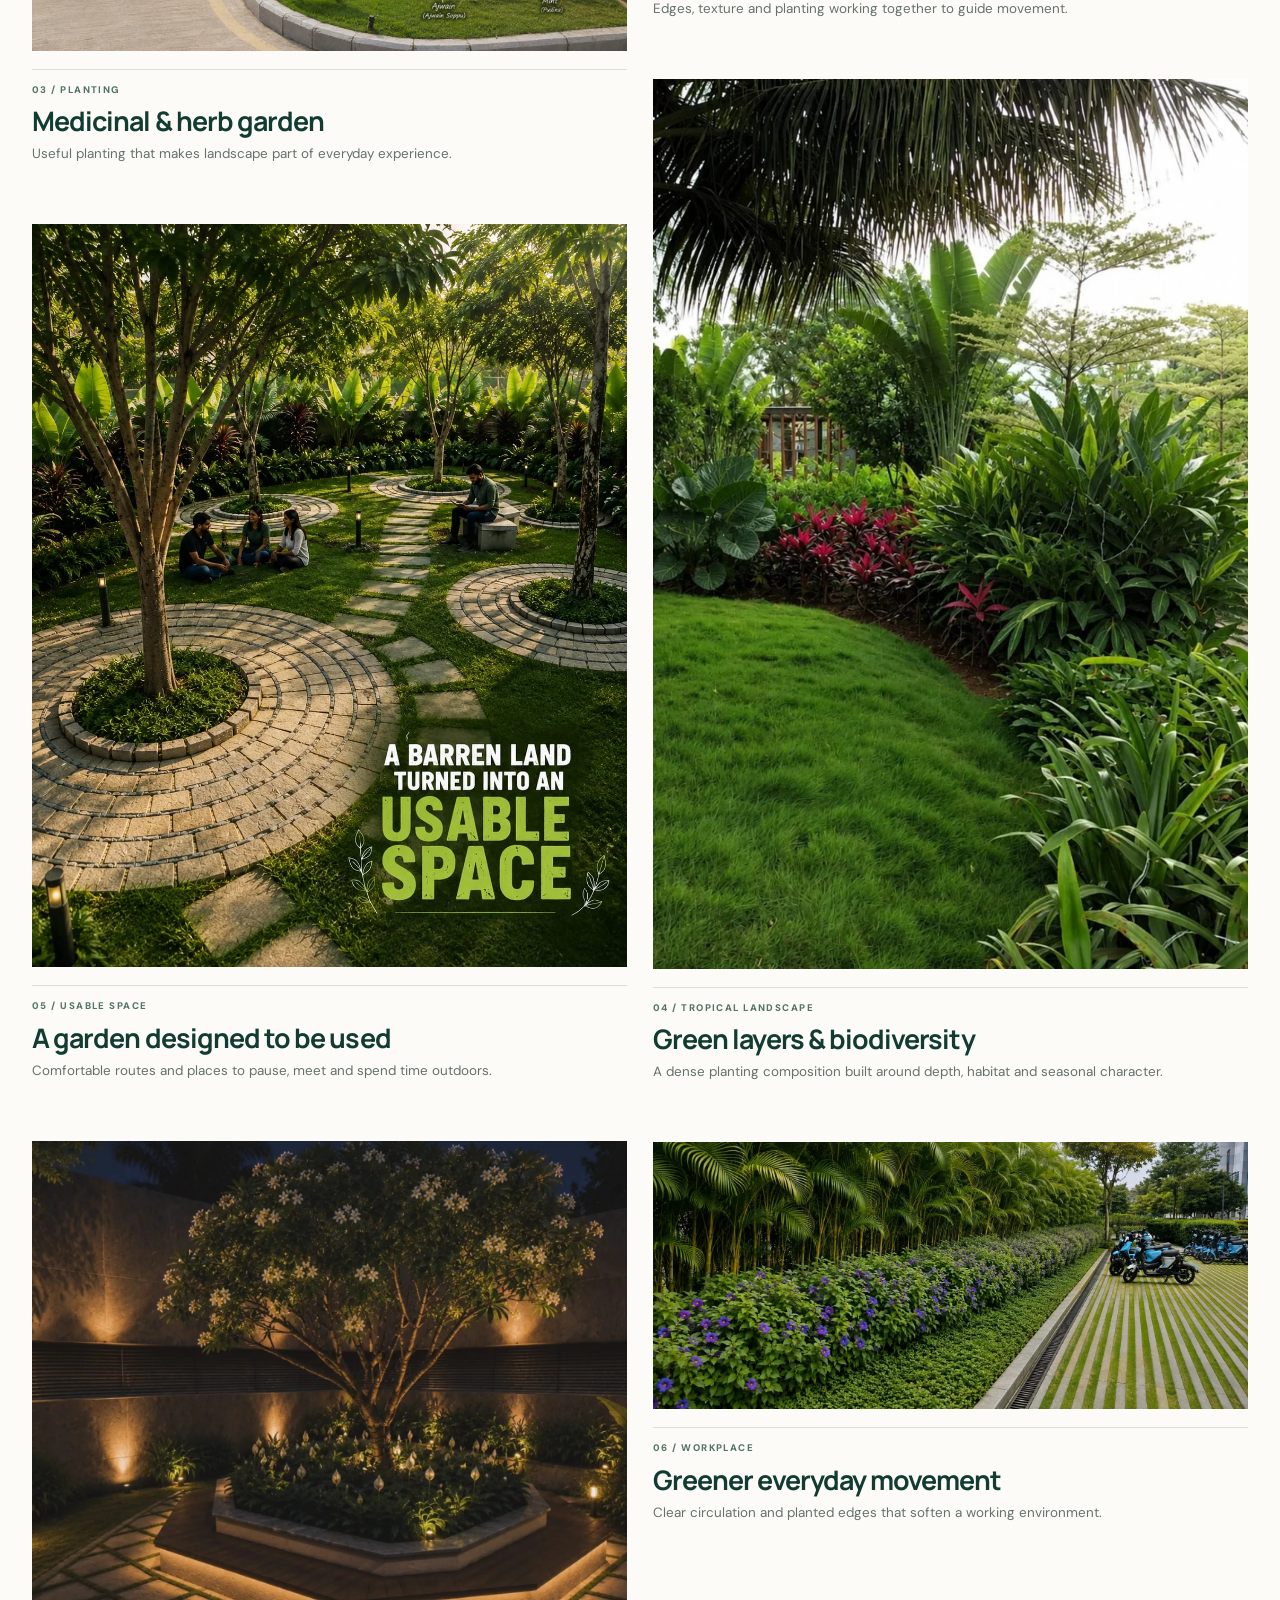
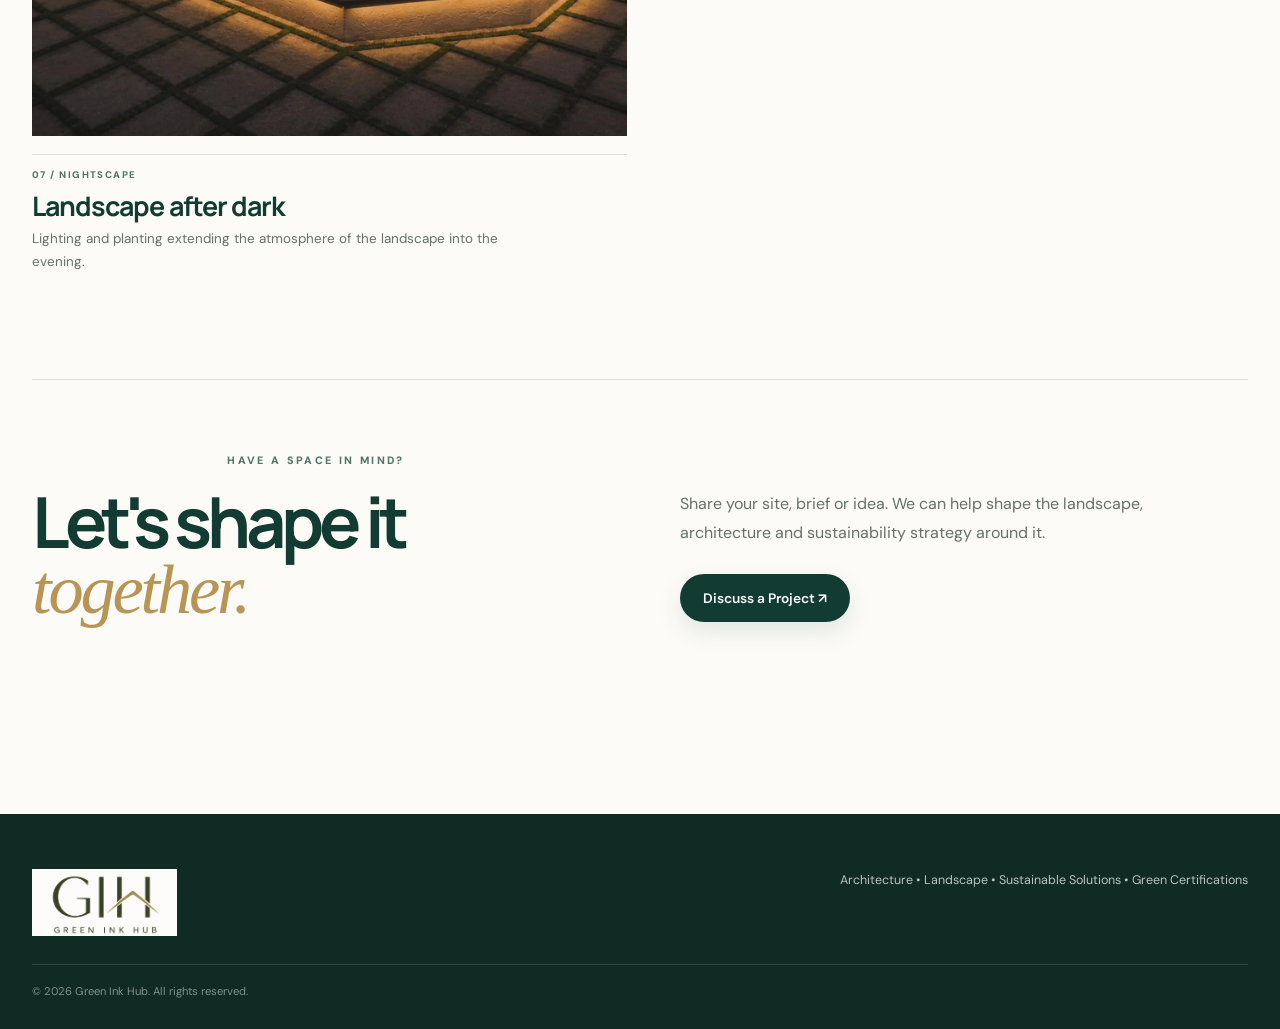
<file: GIH_NEW_WEBSITE_NO_SCROLL_HEADER_CHANGE/projects.html>
<!DOCTYPE html>
<html lang="en">
<head>
<meta charset="UTF-8">
<meta name="viewport" content="width=device-width, initial-scale=1.0">
<meta name="description" content="Explore selected landscape, planting and outdoor-space work by Green Ink Hub.">
<meta name="theme-color" content="#173C32">
<meta name="robots" content="index,follow">
<meta property="og:type" content="website">
<meta property="og:title" content="Selected Work | Green Ink Hub">
<meta property="og:description" content="Selected landscape, planting and outdoor-space work by Green Ink Hub.">
<title>Selected Work | Green Ink Hub</title>
<link rel="preconnect" href="https://fonts.googleapis.com">
<link rel="preconnect" href="https://fonts.gstatic.com" crossorigin>
<link href="https://fonts.googleapis.com/css2?family=DM+Sans:wght@400;500;600;700&family=Manrope:wght@500;600;700;800&display=swap" rel="stylesheet">
<link rel="stylesheet" href="style.min.css">
</head>
<body>
<a class="skip-link" href="#main-content">Skip to content</a>
<header class="header">
  <div class="container nav">
    <a class="brand" href="index.html" aria-label="Green Ink Hub home"><img src="assets/gih-logo.webp" alt="Green Ink Hub" width="1254" height="581"></a>
    <button class="menu-toggle" type="button" aria-label="Open navigation" aria-expanded="false" aria-controls="site-navigation"><span aria-hidden="true">☰</span></button>
    <nav id="site-navigation" class="nav-links" aria-label="Primary navigation">
      <a href="index.html#about">About</a><a href="index.html#services">Services</a><a href="index.html#approach">Approach</a><a href="projects.html" aria-current="page">Projects</a><a href="index.html#contact" class="nav-button">Enquire ↗</a>
    </nav>
  </div>
</header>
<main id="main-content">
  <section class="portfolio-hero portfolio-hero-modern">
    <div class="container">
            <div class="portfolio-hero-modern-grid">
        <h1>Places made<br><em>to belong.</em></h1>
        <div class="portfolio-hero-copy">
          <p>Landscape, planting and outdoor-space studies shaped around movement, comfort, ecology and everyday life.</p>
          <a class="button button-primary" href="#selected-work-title">Explore the Work ↓</a>
        </div>
      </div>
      <div class="portfolio-hero-rule" aria-hidden="true"><span>LANDSCAPE / PLANTING / EXPERIENCE</span><span>SCROLL TO EXPLORE ↓</span></div>
    </div>
  </section>

  <section class="section projects-section" aria-labelledby="selected-work-title">
    <div class="container">
      <div id="selected-work-title" class="work-strip" aria-labelledby="selected-work-heading">
        <div><p class="kicker">A GROWING PORTFOLIO</p><h2 id="selected-work-heading">Selected <em>work.</em></h2></div>
        <p>Planting, circulation, material, shade and light brought together with purpose.</p>
      </div>

      <div class="project-masonry" aria-label="Selected landscape projects">
        <div class="project-masonry-col">
          <article class="project-card">
            <div class="project-card-link">
              <figure class="project-image-wrap"><img src="assets/projects-webp/courtyard-day.webp" alt="Landscaped courtyard with flowering tree and planted beds" width="1536" height="1024" loading="eager" decoding="async"></figure>
              <div class="project-card-meta"><span>01 / COURTYARD</span></div>
              <h3>Layered planting &amp; outdoor living</h3><p>A calm central garden shaped around movement, shade and everyday use.</p>
            </div>
          </article>
          <article class="project-card">
            <div class="project-card-link">
              <figure class="project-image-wrap"><img src="assets/projects-webp/herb-garden.webp" alt="Medicinal and herb garden with labelled planting" width="1600" height="812" loading="lazy" decoding="async"></figure>
              <div class="project-card-meta"><span>03 / PLANTING</span></div>
              <h3>Medicinal &amp; herb garden</h3><p>Useful planting that makes landscape part of everyday experience.</p>
            </div>
          </article>
          <article class="project-card">
            <div class="project-card-link">
              <figure class="project-image-wrap"><img src="assets/projects-webp/usable-space.webp" alt="Usable landscaped garden space with seating and pathways" width="1122" height="1402" loading="lazy" decoding="async"></figure>
              <div class="project-card-meta"><span>05 / USABLE SPACE</span></div>
              <h3>A garden designed to be used</h3><p>Comfortable routes and places to pause, meet and spend time outdoors.</p>
            </div>
          </article>
          <article class="project-card">
            <div class="project-card-link">
              <figure class="project-image-wrap"><img src="assets/projects-webp/courtyard-night.webp" alt="Landscape courtyard illuminated at night" width="1440" height="1440" loading="lazy" decoding="async"></figure>
              <div class="project-card-meta"><span>07 / NIGHTSCAPE</span></div>
              <h3>Landscape after dark</h3><p>Lighting and planting extending the atmosphere of the landscape into the evening.</p>
            </div>
          </article>
        </div>
        <div class="project-masonry-col project-masonry-col-offset">
          <article class="project-card">
            <div class="project-card-link">
              <figure class="project-image-wrap"><img src="assets/projects-webp/path-detail.webp" alt="Curved stone pathway beside dense planting" width="1440" height="1440" loading="lazy" decoding="async"></figure>
              <div class="project-card-meta"><span>02 / DETAIL</span></div>
              <h3>Paths that connect</h3><p>Edges, texture and planting working together to guide movement.</p>
            </div>
          </article>
          <article class="project-card">
            <div class="project-card-link">
              <figure class="project-image-wrap"><img src="assets/projects-webp/tropical-garden.webp" alt="Dense tropical garden planting" width="1070" height="1600" loading="lazy" decoding="async"></figure>
              <div class="project-card-meta"><span>04 / TROPICAL LANDSCAPE</span></div>
              <h3>Green layers &amp; biodiversity</h3><p>A dense planting composition built around depth, habitat and seasonal character.</p>
            </div>
          </article>

          <article class="project-card">
            <div class="project-card-link">
              <figure class="project-image-wrap"><img src="assets/projects-webp/workplace-landscape.webp" alt="Green workplace landscape beside cycle parking" width="1600" height="719" loading="lazy" decoding="async"></figure>
              <div class="project-card-meta"><span>06 / WORKPLACE</span></div>
              <h3>Greener everyday movement</h3><p>Clear circulation and planted edges that soften a working environment.</p>
            </div>
          </article>
        </div>
      </div>

      <div class="portfolio-cta">
        <div><p class="kicker">HAVE A SPACE IN MIND?</p><h2>Let's shape it<br><em>together.</em></h2></div>
        <div><p>Share your site, brief or idea. We can help shape the landscape, architecture and sustainability strategy around it.</p><a class="button button-primary" href="index.html#contact">Discuss a Project ↗</a></div>
      </div>
    </div>
  </section>
</main>
<footer class="footer"><div class="container footer-inner"><img src="assets/gih-logo.webp" alt="Green Ink Hub" width="1254" height="581"><div><p>Architecture • Landscape • Sustainable Solutions • Green Certifications</p></div></div><div class="container copyright">© <span id="year"></span> Green Ink Hub. All rights reserved.</div></footer>
<script src="script.min.js"></script>
</body>
</html>
</file>
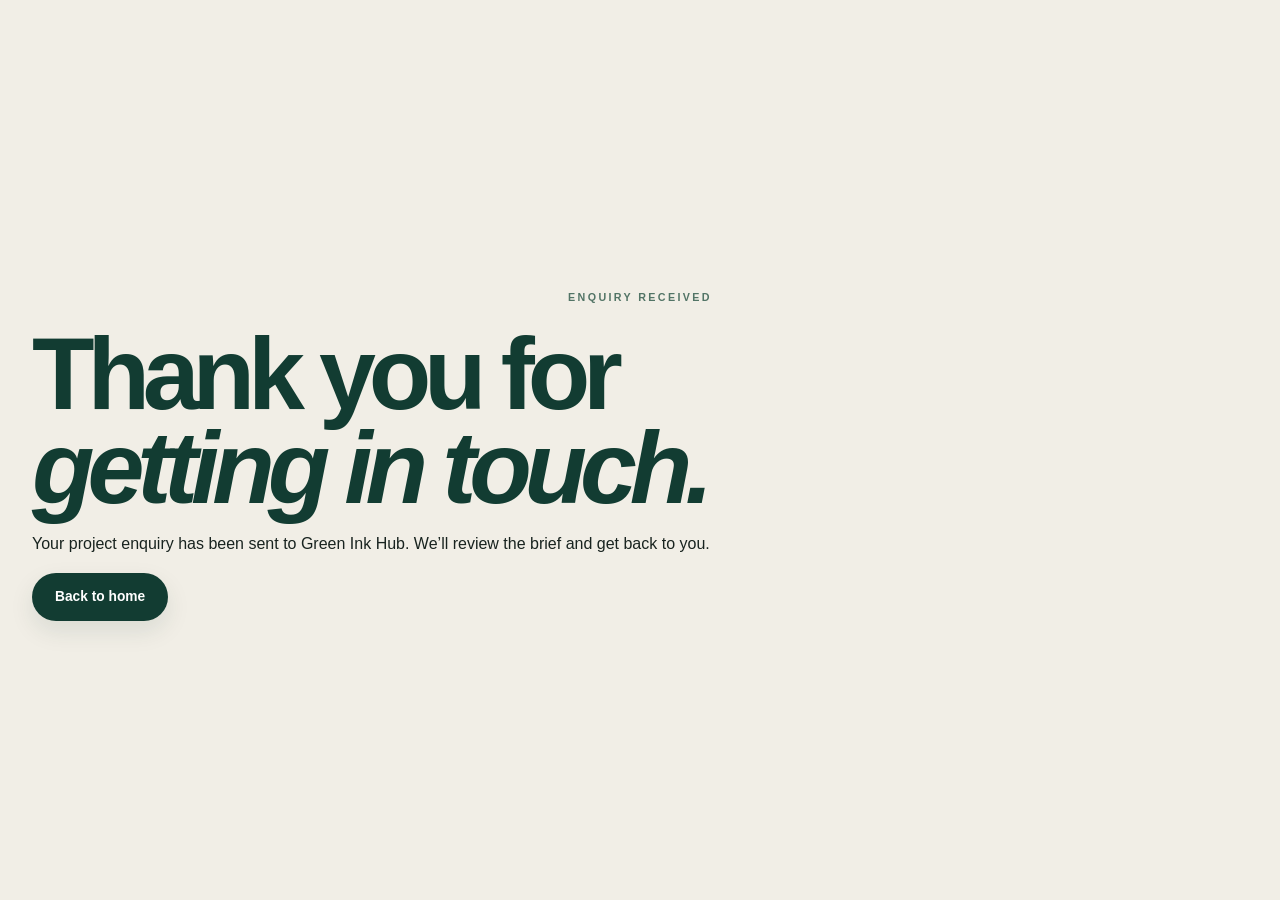
<file: GIH_NEW_WEBSITE_NO_SCROLL_HEADER_CHANGE/thank-you.html>
<!doctype html>
<html lang="en">
<head>
  <meta charset="utf-8">
  <meta name="viewport" content="width=device-width, initial-scale=1">
  <meta name="robots" content="noindex,follow">
  <meta name="theme-color" content="#173C32">
  <title>Thank You | Green Ink Hub</title>
  <link rel="stylesheet" href="style.min.css">
</head>
<body>
  <a class="skip-link" href="#main-content">Skip to content</a>
  <main id="main-content" class="page-hero thank-you-page">
    <div class="container">
      <p class="kicker">ENQUIRY RECEIVED</p>
      <h1>Thank you for<br><em>getting in touch.</em></h1>
      <p>Your project enquiry has been sent to Green Ink Hub. We’ll review the brief and get back to you.</p>
      <a class="button button-primary" href="index.html">Back to home</a>
    </div>
  </main>
</body>
</html>
</file>
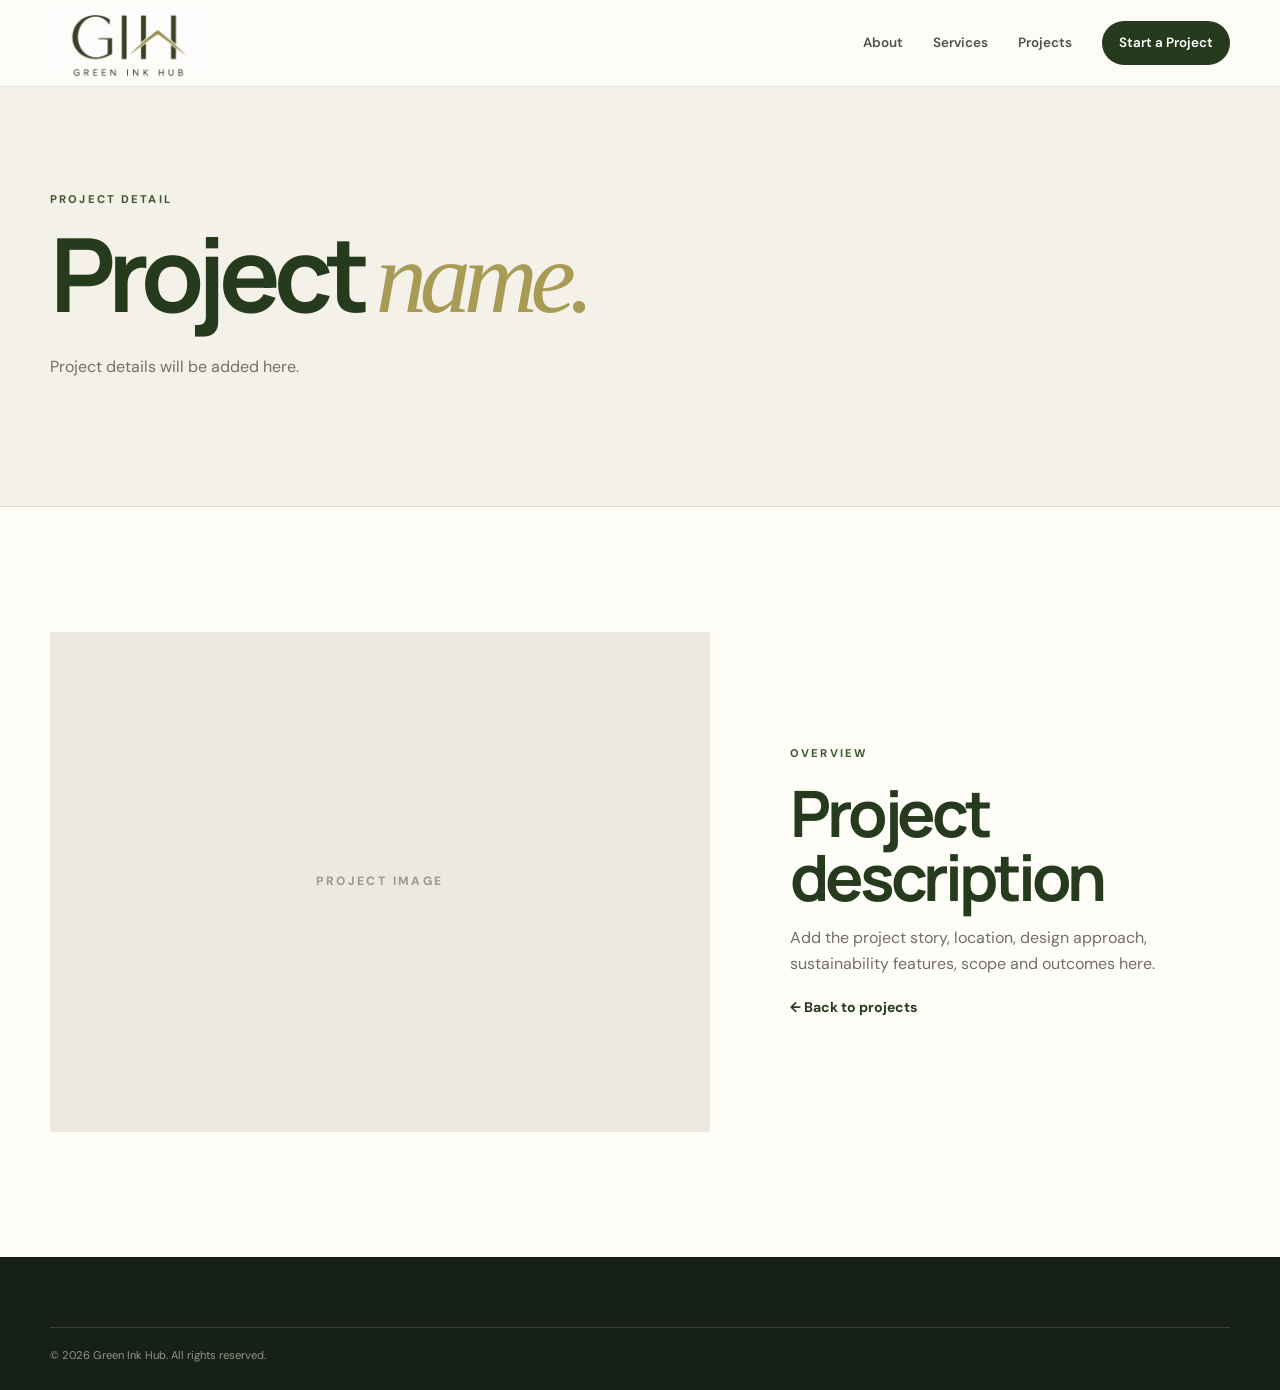
<file: Green_Ink_Hub_GIH_Services_Final/project.html>
<!DOCTYPE html>
<html lang="en">
<head>
  <meta charset="UTF-8"><meta name="viewport" content="width=device-width, initial-scale=1.0">
  <title>Project | Green Ink Hub</title>
  <link rel="preconnect" href="https://fonts.googleapis.com"><link rel="preconnect" href="https://fonts.gstatic.com" crossorigin>
  <link href="https://fonts.googleapis.com/css2?family=DM+Sans:wght@400;500;600;700&family=Manrope:wght@500;600;700;800&display=swap" rel="stylesheet">
  <link rel="stylesheet" href="style.css">
</head>
<body>
<header class="header"><div class="container nav"><a class="brand" href="index.html"><img src="assets/gih-logo.png" alt="Green Ink Hub logo"></a><nav class="nav-links"><a href="index.html#about">About</a><a href="index.html#services">Services</a><a href="projects.html">Projects</a><a href="index.html#contact" class="nav-button">Start a Project</a></nav></div></header>
<main>
<section class="page-hero"><div class="container"><p class="kicker">PROJECT DETAIL</p><h1>Project <em>name.</em></h1><p>Project details will be added here.</p></div></section>
<section class="section"><div class="container detail-grid"><div class="detail-placeholder">PROJECT IMAGE</div><div><p class="kicker">OVERVIEW</p><h2>Project description</h2><p class="body-copy">Add the project story, location, design approach, sustainability features, scope and outcomes here.</p><a class="text-link" href="projects.html">← Back to projects</a></div></div></section>
</main>
<footer class="footer"><div class="container copyright">© <span id="year"></span> Green Ink Hub. All rights reserved.</div></footer>
<script src="script.js"></script></body></html>
</file>
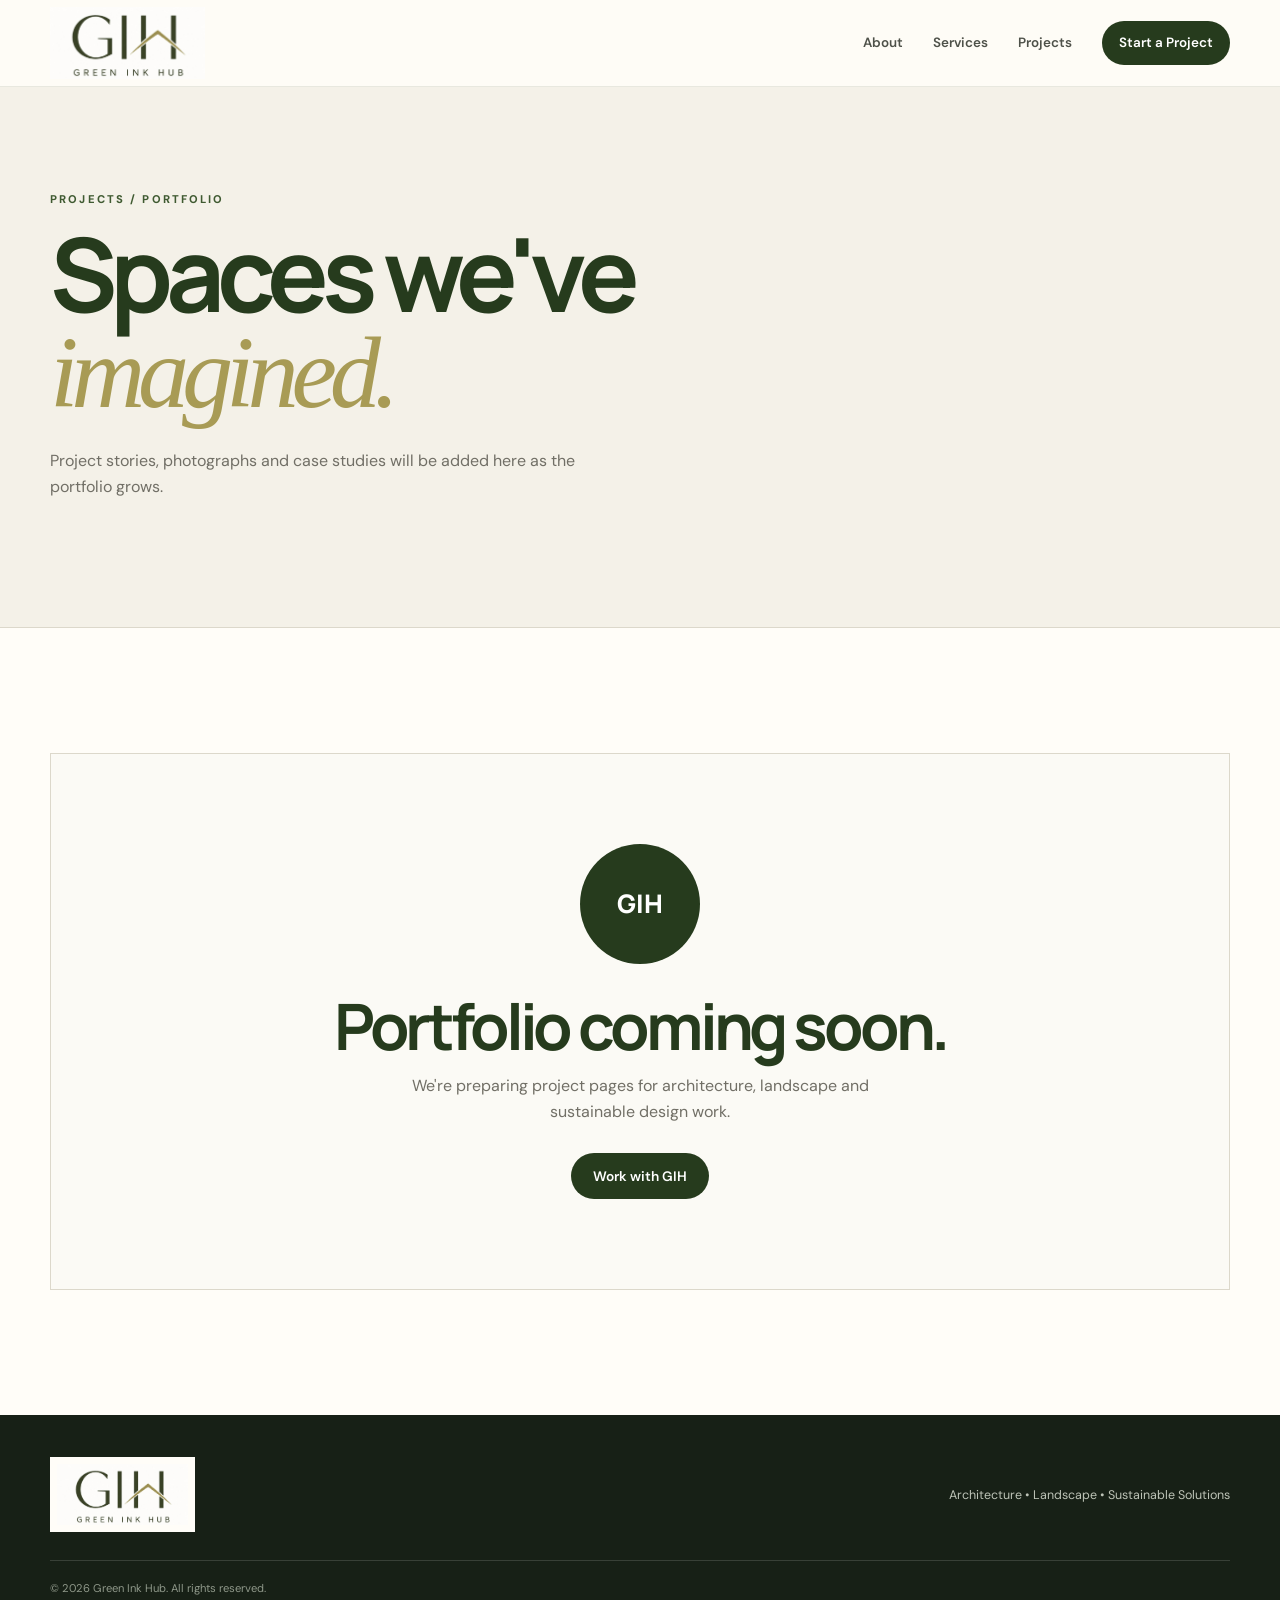
<file: Green_Ink_Hub_GIH_Services_Final/projects.html>
<!DOCTYPE html>
<html lang="en">
<head>
  <meta charset="UTF-8"><meta name="viewport" content="width=device-width, initial-scale=1.0">
  <meta name="description" content="Green Ink Hub projects — architecture and landscape portfolio.">
  <title>Projects | Green Ink Hub</title>
  <link rel="preconnect" href="https://fonts.googleapis.com"><link rel="preconnect" href="https://fonts.gstatic.com" crossorigin>
  <link href="https://fonts.googleapis.com/css2?family=DM+Sans:wght@400;500;600;700&family=Manrope:wght@500;600;700;800&display=swap" rel="stylesheet">
  <link rel="stylesheet" href="style.css">
</head>
<body>
<header class="header"><div class="container nav">
  <a class="brand" href="index.html"><img src="assets/gih-logo.png" alt="Green Ink Hub logo"></a>
  <button class="menu-toggle" aria-label="Toggle navigation" aria-expanded="false">☰</button>
  <nav class="nav-links"><a href="index.html#about">About</a><a href="index.html#services">Services</a><a href="projects.html">Projects</a><a href="index.html#contact" class="nav-button">Start a Project</a></nav>
</div></header>
<main>
<section class="page-hero"><div class="container"><p class="kicker">PROJECTS / PORTFOLIO</p><h1>Spaces we've<br><em>imagined.</em></h1><p>Project stories, photographs and case studies will be added here as the portfolio grows.</p></div></section>
<section class="section"><div class="container">
  <div class="portfolio-empty"><div class="empty-icon">GIH</div><h2>Portfolio coming soon.</h2><p>We're preparing project pages for architecture, landscape and sustainable design work.</p><a class="button button-primary" href="index.html#contact">Work with GIH</a></div>
</div></section>
</main>
<footer class="footer"><div class="container footer-inner"><img src="assets/gih-logo.png" alt="Green Ink Hub"><div><p>Architecture • Landscape • Sustainable Solutions</p></div></div><div class="container copyright">© <span id="year"></span> Green Ink Hub. All rights reserved.</div></footer>
<script src="script.js"></script>
</body></html>
</file>
<file: Green_Ink_Hub_GIH_Services_Final/style.css>
* {
  box-sizing: border-box;
}
:root {
  --green: #263b1d;
  --green2: #3f5a31;
  --gold: #a89b55;
  --cream: #f4f1e8;
  --white: #fffdf8;
  --grey: #716f66;
  --ink: #172016;
  --line: #dcd8cb;
  --max: 1180px;
}
html {
  scroll-behavior: smooth;
}
body {
  margin: 0;
  background: var(--white);
  color: var(--ink);
  font-family: "DM Sans", sans-serif;
  line-height: 1.65;
}
a {
  text-decoration: none;
  color: inherit;
}
.container {
  width: min(var(--max), calc(100% - 48px));
  margin: auto;
}
.header {
  position: fixed;
  top: 0;
  left: 0;
  right: 0;
  z-index: 20;
  background: rgba(255, 253, 248, 0.9);
  backdrop-filter: blur(14px);
  border-bottom: 1px solid rgba(38, 59, 29, 0.1);
}
.nav {
  height: 86px;
  display: flex;
  align-items: center;
  justify-content: space-between;
}
.brand img {
  width: 155px;
  height: auto;
  display: block;
}
.nav-links {
  display: flex;
  align-items: center;
  gap: 30px;
  font-size: 0.84rem;
  font-weight: 600;
}
.nav-links a {
  color: #4e5149;
}
.nav-links a:hover {
  color: var(--green);
}
.nav-button {
  background: var(--green);
  color: white !important;
  padding: 11px 17px;
  border-radius: 999px;
}
.menu-toggle {
  display: none;
  background: none;
  border: 0;
  font-size: 1.5rem;
  color: var(--green);
}
.hero {
  min-height: 100vh;
  position: relative;
  display: flex;
  align-items: center;
  overflow: hidden;
  background: linear-gradient(105deg, #f4f1e8 0%, #fffdf8 54%, #e8eadf 100%);
}
.hero:after {
  content: "";
  position: absolute;
  width: 680px;
  height: 680px;
  border: 1px solid rgba(63, 90, 49, 0.13);
  border-radius: 50%;
  right: -190px;
  top: 90px;
}
.hero-shade {
  position: absolute;
  width: 520px;
  height: 520px;
  border-radius: 50%;
  background: rgba(168, 155, 85, 0.13);
  filter: blur(70px);
  right: 60px;
  top: 150px;
}
.hero-content {
  position: relative;
  z-index: 2;
  padding-top: 85px;
}
.kicker {
  font-size: 0.7rem;
  letter-spacing: 0.19em;
  font-weight: 800;
  color: var(--green2);
  margin: 0 0 18px;
}
.hero h1 {
  font-family: Manrope, sans-serif;
  font-size: clamp(4rem, 8.5vw, 7.7rem);
  line-height: 0.92;
  letter-spacing: -0.075em;
  margin: 0;
  max-width: 850px;
  color: var(--green);
}
em {
  font-family: Georgia, serif;
  font-weight: 400;
  color: var(--gold);
}
.hero-lead {
  max-width: 590px;
  font-size: 1.12rem;
  color: #5f6259;
  margin: 28px 0;
}
.actions {
  display: flex;
  align-items: center;
  gap: 26px;
  margin-top: 30px;
}
.button {
  display: inline-flex;
  align-items: center;
  justify-content: center;
  border: 0;
  border-radius: 999px;
  padding: 14px 22px;
  font:
    600 0.86rem "DM Sans",
    sans-serif;
  cursor: pointer;
}
.button-primary {
  background: var(--green);
  color: white;
}
.button-primary:hover {
  background: #1c2e16;
}
.text-link {
  font-weight: 700;
  font-size: 0.88rem;
  color: var(--green);
}
.text-link span {
  margin-left: 7px;
}
.scroll-note {
  position: absolute;
  bottom: 25px;
  left: max(24px, calc((100vw - var(--max)) / 2));
  font-size: 0.65rem;
  letter-spacing: 0.18em;
  color: #88897f;
}
.section {
  padding: 125px 0;
  border-top: 1px solid var(--line);
}
.split {
  display: grid;
  grid-template-columns: 1fr 1fr;
  gap: 100px;
}
.section h2 {
  font-family: Manrope, sans-serif;
  font-size: clamp(2.6rem, 5vw, 4.7rem);
  line-height: 1;
  letter-spacing: -0.065em;
  color: var(--green);
  margin: 0;
}
.body-copy {
  color: var(--grey);
  font-size: 1rem;
}
.body-copy p {
  margin-top: 0;
  margin-bottom: 20px;
}
.services {
  background: var(--cream);
}
.section-head {
  display: flex;
  justify-content: space-between;
  gap: 60px;
  align-items: end;
  margin-bottom: 50px;
}
.section-head > p {
  max-width: 430px;
  color: var(--grey);
  margin: 0;
}
.service-grid{
  display:grid;
  grid-template-columns:repeat(3,1fr);
  gap:16px;
}

.service-grid .service-card:nth-child(4){
  grid-column:2;
}
.service-card {
  min-height: 330px;
  background: var(--white);
  border: 1px solid #dedbd1;
  padding: 30px;
  position: relative;
  transition: 0.3s;
}
.service-card:hover {
  transform: translateY(-7px);
  box-shadow: 0 20px 50px rgba(35, 53, 29, 0.08);
}
.service-card > span {
  color: var(--gold);
  font-weight: 800;
  font-size: 0.8rem;
}
.service-card h3 {
  font-family: Manrope, sans-serif;
  color: var(--green);
  font-size: 1.7rem;
  margin: 115px 0 12px;
  letter-spacing: -0.04em;
}
.service-card p {
  color: var(--grey);
  font-size: 0.9rem;
}
.philosophy {
  background: var(--green);
  color: white;
}
.philosophy .kicker {
  color: #b9c79d;
}
.philosophy h2 {
  color: white;
  font-size: clamp(3rem, 6vw, 5.7rem);
}
.principles {
  display: grid;
  grid-template-columns: repeat(3, 1fr);
  gap: 40px;
  margin-top: 80px;
}
.principles div {
  border-top: 1px solid rgba(255, 255, 255, 0.25);
  padding-top: 20px;
}
.principles strong {
  display: block;
  font-size: 1.1rem;
  margin-bottom: 6px;
}
.principles span {
  font-size: 0.85rem;
  color: #c8cec2;
}
.projects-preview {
  background: #fbfaf5;
}
.coming-soon {
  min-height: 340px;
  border: 1px solid var(--line);
  display: flex;
  align-items: center;
  gap: 50px;
  padding: 50px;
  background: linear-gradient(135deg, #f4f1e8, #fffdf8);
}
.coming-mark {
  width: 170px;
  height: 170px;
  border-radius: 50%;
  background: var(--green);
  color: white;
  display: grid;
  place-items: center;
  font-family: Manrope, sans-serif;
  font-weight: 800;
  font-size: 2rem;
  flex: none;
}
.coming-soon p {
  font-size: 0.7rem;
  letter-spacing: 0.18em;
  color: var(--green2);
  font-weight: 800;
}
.coming-soon h3 {
  font-family: Manrope, sans-serif;
  font-size: 2.7rem;
  color: var(--green);
  margin: 8px 0;
}
.coming-soon span {
  color: var(--grey);
}
.testimonial {
  background: #eeeade;
}
.testimonial blockquote {
  max-width: 900px;
  margin: 20px 0;
  font-family: Georgia, serif;
  font-size: clamp(2.4rem, 5vw, 5rem);
  line-height: 1.05;
  color: var(--green);
}
.quote-note {
  color: var(--grey);
  font-size: 0.85rem;
}
.contact {
  background: var(--white);
}
.contact-grid {
  display: grid;
  grid-template-columns: 0.9fr 1.1fr;
  gap: 110px;
}
.contact h2 {
  font-size: clamp(3.3rem, 6vw, 5.8rem);
}
.contact-info {
  display: grid;
  gap: 8px;
  margin-top: 35px;
}
.contact-info a {
  font-size: 1rem;
  font-weight: 700;
  color: var(--green);
}
.form {
  background: #f3f1e9;
  padding: 34px;
  border: 1px solid var(--line);
}
.form label {
  display: block;
  font-size: 0.76rem;
  font-weight: 700;
  color: #55584e;
  margin-bottom: 16px;
}
.form input,
.form textarea,
.form select {
  width: 100%;
  margin-top: 7px;
  padding: 13px;
  border: 1px solid #d3d0c6;
  background: #fffdf8;
  color: var(--ink);
  font: inherit;
  outline: none;
}
.form input:focus,
.form textarea:focus,
.form select:focus {
  border-color: var(--green);
}
.form-message {
  min-height: 22px;
  color: var(--green);
  font-size: 0.78rem;
}
.footer {
  background: #172016;
  color: white;
  padding: 42px 0 25px;
}
.footer-inner {
  display: flex;
  align-items: center;
  justify-content: space-between;
  gap: 30px;
}
.footer-inner img {
  width: 145px;
  background: #fffdf8;
  padding: 7px;
}
.footer p {
  margin: 2px 0;
  color: #bdc3b7;
  font-size: 0.78rem;
}
.footer-links {
  display: flex;
  gap: 20px;
  font-size: 0.78rem;
}
.copyright {
  border-top: 1px solid rgba(255, 255, 255, 0.14);
  margin-top: 28px;
  padding-top: 18px;
  color: #8e9789;
  font-size: 0.7rem;
}
.page-hero {
  padding: 190px 0 110px;
  background: var(--cream);
}
.page-hero h1 {
  font-family: Manrope, sans-serif;
  font-size: clamp(4rem, 8vw, 7rem);
  line-height: 0.92;
  letter-spacing: -0.07em;
  color: var(--green);
  margin: 0;
}
.page-hero > div > p:last-child {
  max-width: 550px;
  color: var(--grey);
  margin-top: 28px;
}
.portfolio-empty {
  text-align: center;
  padding: 90px 20px;
  border: 1px solid var(--line);
  background: #fbfaf5;
}
.empty-icon {
  margin: 0 auto 30px;
  width: 120px;
  height: 120px;
  border-radius: 50%;
  display: grid;
  place-items: center;
  background: var(--green);
  color: white;
  font-family: Manrope, sans-serif;
  font-weight: 800;
  font-size: 1.6rem;
}
.portfolio-empty h2 {
  margin-bottom: 15px;
}
.portfolio-empty p {
  color: var(--grey);
  max-width: 500px;
  margin: 0 auto 28px;
}
.detail-grid {
  display: grid;
  grid-template-columns: 1.2fr 0.8fr;
  gap: 80px;
  align-items: center;
}
.detail-placeholder {
  min-height: 500px;
  background: #ece9df;
  display: grid;
  place-items: center;
  color: #999a90;
  font-size: 0.75rem;
  letter-spacing: 0.2em;
  font-weight: 800;
}
@media (max-width: 850px) {
  .menu-toggle {
    display: block;
  }
  .nav-links {
    display: none;
    position: absolute;
    top: 86px;
    left: 0;
    right: 0;
    background: var(--white);
    padding: 22px;
    flex-direction: column;
    border-bottom: 1px solid var(--line);
  }
  .nav-links.open {
    display: flex;
  }
  .hero h1 {
    font-size: clamp(3.7rem, 14vw, 6rem);
  }
  .split,
  .contact-grid,
  .detail-grid {
    grid-template-columns: 1fr;
    gap: 50px;
  }
  .section-head {
    display: block;
  }
  .section-head > p {
    margin-top: 20px;
  }
  .service-grid,
  .principles {
    grid-template-columns: 1fr;
  }
  .service-card {
    min-height: 260px;
  }
  .service-card h3 {
    margin-top: 70px;
  }
  .coming-soon {
    flex-direction: column;
    align-items: flex-start;
  }
  .footer-inner {
    flex-direction: column;
    align-items: flex-start;
  }
  .scroll-note {
    display: none;
  }
}
@media (max-width: 520px) {
  .container {
    width: calc(100% - 30px);
  }
  .brand img {
    width: 125px;
  }
  .hero {
    min-height: 850px;
  }
  .actions {
    align-items: flex-start;
    flex-direction: column;
  }
  .section {
    padding: 90px 0;
  }
  .coming-mark {
    width: 120px;
    height: 120px;
  }
  .form {
    padding: 22px;
  }
}

/* ---------- MODERN GIH MOTION 2.0 ---------- */
body {
  cursor: auto;
}
.page-progress {
  position: fixed;
  left: 0;
  top: 0;
  z-index: 10002;
  width: 0;
  height: 3px;
  background: var(--gold);
  box-shadow: 0 0 16px rgba(168, 155, 85, 0.5);
}
.noise {
  position: fixed;
  inset: 0;
  z-index: 9998;
  pointer-events: none;
  opacity: 0.035;
  background-image: url("data:image/svg+xml,%3Csvg viewBox='0 0 160 160' xmlns='http://www.w3.org/2000/svg'%3E%3Cfilter id='n'%3E%3CfeTurbulence type='fractalNoise' baseFrequency='.9' numOctaves='3' stitchTiles='stitch'/%3E%3C/filter%3E%3Crect width='100%25' height='100%25' filter='url(%23n)' opacity='.7'/%3E%3C/svg%3E");
}
.hero {
  perspective: 1000px;
}
.hero-content {
  transform-style: preserve-3d;
}
.hero h1 {
  animation: modernTitle 1.2s cubic-bezier(0.16, 1, 0.3, 1) both;
}
.hero h1 em {
  display: inline-block;
  animation: titleItalic 1.4s 0.35s cubic-bezier(0.16, 1, 0.3, 1) both;
}
@keyframes modernTitle {
  from {
    opacity: 0;
    transform: translateY(55px) rotateX(10deg);
    filter: blur(7px);
  }
  to {
    opacity: 1;
    transform: none;
    filter: blur(0);
  }
}
@keyframes titleItalic {
  from {
    opacity: 0;
    transform: translateX(-30px) skewX(-8deg);
  }
  to {
    opacity: 1;
    transform: none;
  }
}
.hero-orbit {
  position: absolute;
  border: 1px solid rgba(38, 59, 29, 0.16);
  border-radius: 50%;
  pointer-events: none;
  z-index: 1;
}
.orbit-one {
  width: 420px;
  height: 420px;
  right: 3%;
  top: 28%;
  animation: orbitSpin 22s linear infinite;
}
.orbit-two {
  width: 280px;
  height: 280px;
  right: 10%;
  top: 37%;
  border-color: rgba(168, 155, 85, 0.3);
  animation: orbitSpinReverse 15s linear infinite;
}
.orbit-one::after,
.orbit-two::after {
  content: "";
  position: absolute;
  width: 7px;
  height: 7px;
  border-radius: 50%;
  background: var(--gold);
  top: 8%;
  left: 50%;
  box-shadow: 0 0 18px rgba(168, 155, 85, 0.55);
}
@keyframes orbitSpin {
  to {
    transform: rotate(360deg);
  }
}
@keyframes orbitSpinReverse {
  to {
    transform: rotate(-360deg);
  }
}

.marquee {
  overflow: hidden;
  background: var(--green);
  color: #f4f1e8;
  border-top: 1px solid rgba(255, 255, 255, 0.08);
  border-bottom: 1px solid rgba(255, 255, 255, 0.08);
  transform: rotate(-1.2deg) scale(1.02);
  margin: -12px 0 25px;
  position: relative;
  z-index: 3;
}
.marquee-track {
  width: max-content;
  display: flex;
  align-items: center;
  gap: 34px;
  padding: 14px 0;
  font-family: Manrope, sans-serif;
  font-size: 0.8rem;
  font-weight: 800;
  letter-spacing: 0.16em;
  animation: marquee 24s linear infinite;
}
.marquee i {
  color: var(--gold);
  font-style: normal;
}
@keyframes marquee {
  to {
    transform: translateX(-50%);
  }
}

.reveal {
  filter: blur(6px);
}
.reveal.is-visible {
  filter: blur(0);
}
.service-card::before {
  content: "";
  position: absolute;
  inset: 0;
  border-radius: inherit;
  background: linear-gradient(
    120deg,
    transparent 30%,
    rgba(255, 255, 255, 0.55),
    transparent 70%
  );
  transform: translateX(-120%);
  transition: transform 0.8s ease;
}
.service-card:hover::before {
  transform: translateX(120%);
}
.service-card {
  overflow: hidden;
}

.philosophy {
  position: relative;
  overflow: hidden;
}
.philosophy::before {
  content: "";
  position: absolute;
  width: 600px;
  height: 600px;
  border: 1px solid rgba(255, 255, 255, 0.08);
  border-radius: 50%;
  right: -180px;
  top: -150px;
  animation: slowPulse 8s ease-in-out infinite;
}
.philosophy-number {
  position: absolute;
  right: 7%;
  top: 100px;
  font-family: Manrope, sans-serif;
  color: rgba(255, 255, 255, 0.1);
  font-size: clamp(6rem, 15vw, 13rem);
  line-height: 0.8;
  font-weight: 800;
  letter-spacing: -0.09em;
  pointer-events: none;
}
.philosophy-number small {
  font-size: 1.2rem;
  letter-spacing: 0;
  vertical-align: top;
}
@keyframes slowPulse {
  50% {
    transform: scale(1.12);
    opacity: 0.55;
  }
}

.project,
.coming-soon {
  transition:
    transform 0.5s cubic-bezier(0.16, 1, 0.3, 1),
    box-shadow 0.5s ease;
}
.project:hover,
.coming-soon:hover {
  transform: translateY(-8px);
  box-shadow: 0 25px 65px rgba(30, 43, 25, 0.12);
}
.project::after {
  content: "";
  position: absolute;
  inset: 0;
  background: linear-gradient(
    120deg,
    transparent 20%,
    rgba(255, 255, 255, 0.13),
    transparent 75%
  );
  transform: translateX(-110%);
  transition: transform 0.9s ease;
}
.project:hover::after {
  transform: translateX(110%);
}

.form {
  transform: translateZ(0);
  transition:
    box-shadow 0.45s ease,
    transform 0.45s ease;
}
.form:focus-within {
  transform: translateY(-5px);
  box-shadow: 0 25px 60px rgba(38, 59, 29, 0.1);
}
.form input,
.form textarea,
.form select {
  transition:
    border-color 0.25s ease,
    box-shadow 0.25s ease,
    transform 0.25s ease;
}
.form input:focus,
.form textarea:focus,
.form select:focus {
  transform: translateY(-2px);
  box-shadow: 0 8px 22px rgba(38, 59, 29, 0.07);
}

.gih-cursor {
  mix-blend-mode: multiply;
}
.gih-cursor-ring {
  backdrop-filter: blur(2px);
}
body.cursor-ready .gih-cursor-ring.hover {
  width: 68px;
  height: 68px;
  border-color: var(--gold);
  background: rgba(168, 155, 85, 0.06);
}
@media (max-width: 850px) {
  body {
    cursor: auto;
  }
  .orbit-one {
    width: 260px;
    height: 260px;
    right: -100px;
    top: 30%;
  }
  .orbit-two {
    width: 180px;
    height: 180px;
    right: -60px;
    top: 37%;
  }
  .marquee-track {
    animation-duration: 18s;
  }
  .philosophy-number {
    right: 4%;
    top: 85px;
    font-size: 7rem;
  }
}
@media (prefers-reduced-motion: reduce) {
  .marquee-track,
  .hero-orbit,
  .philosophy::before,
  .coming-mark {
    animation: none !important;
  }
}

/* Safe custom cursor: native pointer is preserved unless JS enables this class. */
body.gih-custom-cursor {
  cursor: auto;
}
body.gih-custom-cursor a,
body.gih-custom-cursor button,
body.gih-custom-cursor input,
body.gih-custom-cursor textarea,
body.gih-custom-cursor select {
  cursor: pointer;
}
body.gih-custom-cursor .gih-cursor,
body.gih-custom-cursor .gih-cursor-ring {
  opacity: 1;
}
@media (max-width: 850px) {
  body.gih-custom-cursor,
  body.gih-custom-cursor a,
  body.gih-custom-cursor button,
  body.gih-custom-cursor input,
  body.gih-custom-cursor textarea,
  body.gih-custom-cursor select {
    cursor: auto;
  }
  body.gih-custom-cursor .gih-cursor,
  body.gih-custom-cursor .gih-cursor-ring {
    display: none;
  }
}

/* Keep the real browser mouse pointer visible at all times. */
html,
body,
a,
button,
input,
textarea,
select {
  cursor: auto !important;
}
a,
button {
  cursor: pointer !important;
}
.gih-cursor,
.gih-cursor-ring {
  display: none !important;
}


/* =========================================================
   GIH RESPONSIVE FIX — DESKTOP / TABLET / MOBILE
   ========================================================= */

/* Prevent accidental horizontal overflow on every device */
html,
body {
  width: 100%;
  max-width: 100%;
  overflow-x: hidden;
}

img,
svg,
video {
  max-width: 100%;
}

img {
  height: auto;
}

/* Safer page width */
.container {
  width: min(var(--max), calc(100% - 40px));
}

/* -------------------------
   HERO BRAND LOGO
   ------------------------- */

.hero-brand-logo {
  width: min(650px, 78vw);
  max-width: 100%;
  margin: 10px 0 34px;
  padding: 16px;
  background: rgba(255, 253, 248, 0.9);
  box-shadow: 0 24px 70px rgba(38, 59, 29, 0.08);
  animation: heroLogoIn 1.2s cubic-bezier(.16, 1, .3, 1) both;
}

.hero-brand-logo img {
  display: block;
  width: 100%;
  height: auto;
  object-fit: contain;
}

@keyframes heroLogoIn {
  from {
    opacity: 0;
    transform: translateY(35px) scale(.96);
    filter: blur(5px);
  }
  to {
    opacity: 1;
    transform: none;
    filter: blur(0);
  }
}

/* -------------------------
   SERVICE GRID
   ------------------------- */

/* Desktop: 3 + centered fourth card */
.service-grid {
  display: grid;
  grid-template-columns: repeat(3, minmax(0, 1fr));
  gap: 16px;
  align-items: stretch;
}

.service-grid .service-card {
  min-width: 0;
}

.service-grid .service-card:nth-child(4) {
  grid-column: 2;
}

/* -------------------------
   TABLET
   ------------------------- */

@media (max-width: 1050px) {

  .container {
    width: min(var(--max), calc(100% - 36px));
  }

  .nav-links {
    gap: 18px;
    font-size: .8rem;
  }

  .brand img {
    width: 140px;
  }

  .hero-content {
    padding-top: 105px;
  }

  .hero-brand-logo {
    width: min(600px, 82vw);
  }

  .split {
    gap: 55px;
  }

  .section {
    padding: 100px 0;
  }

  .contact-grid {
    gap: 60px;
  }

  /* Two-column service layout is more comfortable on tablets */
  .service-grid {
    grid-template-columns: repeat(2, minmax(0, 1fr));
  }

  .service-grid .service-card:nth-child(4) {
    grid-column: auto;
  }

  .service-card {
    min-height: 300px;
  }

  .service-card h3 {
    margin-top: 90px;
  }

  .coming-soon {
    gap: 35px;
    padding: 38px;
  }
}

/* -------------------------
   MOBILE
   ------------------------- */

@media (max-width: 850px) {

  .container {
    width: calc(100% - 30px);
  }

  .header {
    z-index: 1000;
  }

  .nav {
    height: 72px;
  }

  .brand img {
    width: 125px;
  }

  .menu-toggle {
    display: block;
    padding: 8px;
    line-height: 1;
  }

  .nav-links {
    top: 72px;
    gap: 0;
    padding: 8px 15px 18px;
  }

  .nav-links a {
    width: 100%;
    text-align: center;
    padding: 11px 10px;
  }

  .nav-button {
    margin-top: 7px;
  }

  .hero {
    min-height: 100svh;
    min-height: 760px;
    align-items: center;
  }

  .hero-content {
    width: 100%;
    padding-top: 82px;
  }

  .hero-brand-logo {
    width: min(560px, 94vw);
    margin: 0 auto 28px;
    padding: 9px;
  }

  .hero-orbit {
    opacity: .55;
  }

  .orbit-one {
    width: 260px;
    height: 260px;
    right: -110px;
    top: 30%;
  }

  .orbit-two {
    width: 180px;
    height: 180px;
    right: -65px;
    top: 38%;
  }

  .actions {
    gap: 16px;
  }

  .button {
    min-height: 46px;
  }

  .section {
    padding: 80px 0;
  }

  .split,
  .contact-grid,
  .detail-grid {
    grid-template-columns: 1fr;
    gap: 42px;
  }

  .section h2 {
    font-size: clamp(2.4rem, 10vw, 4rem);
  }

  .section-head {
    display: block;
    margin-bottom: 35px;
  }

  .section-head > p {
    margin-top: 18px;
  }

  /* One clean column on phones */
  .service-grid {
    grid-template-columns: 1fr;
    gap: 14px;
  }

  .service-grid .service-card:nth-child(4) {
    grid-column: auto;
  }

  .service-card {
    width: 100%;
    min-height: 260px;
    padding: 25px;
  }

  .service-card h3 {
    margin-top: 65px;
    font-size: clamp(1.45rem, 7vw, 1.8rem);
  }

  .service-card p {
    font-size: .9rem;
  }

  .principles {
    grid-template-columns: 1fr;
    gap: 28px;
    margin-top: 55px;
  }

  .philosophy-number {
    right: 3%;
    top: 75px;
    font-size: clamp(5rem, 25vw, 8rem);
  }

  .coming-soon {
    min-height: auto;
    padding: 30px 24px;
    gap: 25px;
  }

  .coming-mark {
    width: 115px;
    height: 115px;
  }

  .coming-soon h3 {
    font-size: clamp(2rem, 9vw, 2.7rem);
  }

  .contact h2 {
    font-size: clamp(3rem, 13vw, 5rem);
  }

  .form {
    padding: 24px;
  }

  .form input,
  .form textarea,
  .form select {
    font-size: 16px; /* prevents iOS zoom */
  }

  .footer-inner {
    flex-direction: column;
    align-items: flex-start;
    gap: 20px;
  }

  .footer-links {
    flex-wrap: wrap;
  }

  .page-hero {
    padding: 145px 0 80px;
  }

  .page-hero h1 {
    font-size: clamp(3.5rem, 15vw, 6rem);
  }

  .detail-placeholder {
    min-height: 330px;
  }

  .marquee {
    transform: rotate(-.8deg) scale(1.015);
  }

  .marquee-track {
    gap: 24px;
    padding: 12px 0;
    font-size: .7rem;
  }
}

/* -------------------------
   SMALL PHONES
   ------------------------- */

@media (max-width: 520px) {

  .container {
    width: calc(100% - 24px);
  }

  .hero {
    min-height: 700px;
  }

  .hero-content {
    padding-top: 76px;
  }

  .hero-brand-logo {
    width: min(500px, 96vw);
    padding: 6px;
    margin-bottom: 22px;
  }

  .hero-orbit {
    opacity: .3;
  }

  .orbit-one {
    width: 210px;
    height: 210px;
    right: -120px;
  }

  .orbit-two {
    width: 145px;
    height: 145px;
    right: -75px;
  }

  .actions {
    align-items: stretch;
    flex-direction: column;
    width: 100%;
  }

  .actions .button,
  .actions .text-link {
    width: 100%;
    text-align: center;
  }

  .section {
    padding: 70px 0;
  }

  .section h2 {
    font-size: clamp(2.25rem, 12vw, 3.4rem);
  }

  .service-card {
    min-height: 235px;
    padding: 22px;
  }

  .service-card h3 {
    margin-top: 55px;
  }

  .service-card p {
    line-height: 1.55;
  }

  .philosophy-number {
    top: 90px;
    font-size: 5.5rem;
  }

  .gih-body-logo {
    min-height: 145px;
    padding: 30px 12px;
  }

  .gih-body-logo-watermark {
    font-size: 5rem;
  }

  .gih-body-logo img {
    width: 92px;
  }

  .gih-brand-showcase {
    min-height: 175px;
    padding: 30px 12px;
  }

  .gih-brand-showcase-inner {
    width: 94vw;
    padding: 7px;
  }

  .gih-brand-showcase::before {
    width: 230px;
    height: 230px;
  }

  .gih-brand-showcase::after {
    width: 140px;
    height: 140px;
  }

  .form {
    padding: 20px 16px;
  }

  .footer {
    padding-top: 35px;
  }
}

/* -------------------------
   VERY SMALL PHONES
   ------------------------- */

@media (max-width: 360px) {

  .container {
    width: calc(100% - 20px);
  }

  .brand img {
    width: 112px;
  }

  .hero {
    min-height: 650px;
  }

  .hero-brand-logo {
    width: 96vw;
  }

  .service-card {
    padding: 20px;
  }

  .service-card h3 {
    font-size: 1.4rem;
  }

  .service-card p {
    font-size: .84rem;
  }

  .form {
    padding: 18px 13px;
  }
}

/* -------------------------
   LANDSCAPE PHONES
   ------------------------- */

@media (max-height: 600px) and (orientation: landscape) {

  .nav {
    height: 64px;
  }

  .nav-links {
    top: 64px;
  }

  .hero {
    min-height: 620px;
  }

  .hero-content {
    padding-top: 75px;
  }

  .hero-brand-logo {
    width: min(430px, 58vw);
    margin-bottom: 16px;
  }

  .scroll-note {
    display: none;
  }
}

/* -------------------------
   TOUCH DEVICES
   ------------------------- */

@media (hover: none) {

  .service-card:hover,
  .coming-soon:hover,
  .gih-brand-showcase-inner:hover {
    transform: none;
    box-shadow: none;
  }

  .service-card::before,
  .project::after {
    display: none;
  }
}

/* -------------------------
   ACCESSIBILITY / MOTION
   ------------------------- */

@media (prefers-reduced-motion: reduce) {

  *,
  *::before,
  *::after {
    scroll-behavior: auto !important;
  }

  .hero-brand-logo,
  .gih-brand-showcase::before,
  .gih-brand-showcase::after,
  .hero-orbit,
  .marquee-track,
  .philosophy::before {
    animation: none !important;
  }
}
</file>
<file: GIH_NEW_WEBSITE_NO_SCROLL_HEADER_CHANGE/style.min.css>
/* =========================================================
   GREEN INK HUB — CLEAN STYLE.CSS
   FOREST LUXURY THEME
   ========================================================= */

* { box-sizing: border-box; }

:root {
  --green: #173C32;
  --green2: #3F6657;
  --gold: #B99A62;
  --cream: #EEEAE0;
  --white: #FBFAF6;
  --grey: #69736D;
  --ink: #202925;
  --line: #D8D6CC;
  --max: 1180px;

  --sage: #DCE3D9;
  --sage-dark: #8EA294;
  --stone: #D8D2C4;
  --sand: #E6DDCE;
  --forest-deep: #102B24;
  --gold-soft: #D1BD91;
}

html {
  scroll-behavior: smooth;
  max-width: 100%;
  overflow-x: hidden;
  scroll-padding-top: 96px;
}

body {
  margin: 0;
  background: var(--white);
  color: var(--ink);
  font-family: "DM Sans", sans-serif;
  line-height: 1.65;
  max-width: 100%;
  overflow-x: hidden;
}

section[id] { scroll-margin-top: 96px; }

img { max-width: 100%; height: auto; }
a { text-decoration: none; color: inherit; }

.container {
  width: min(var(--max), calc(100% - 48px));
  margin: auto;
}

/* HEADER */
.header {
  position: fixed;
  top: 0;
  left: 0;
  right: 0;
  z-index: 1000;
  height: 86px;
  background: #fefdfb;
  border-bottom: 1px solid rgba(23,60,50,.10);
  isolation: isolate;
  overflow: visible;
}


.header.scrolled { box-shadow: black; }

/* Keep the navigation completely opaque while the page scrolls.
   This prevents hero content/parallax layers from showing through the header. */
.header > .container {
  position: relative;
  z-index: 1001;
  height: 86px;
  background: #fefdfb;
  opacity: 1;
}

.nav {
  position: relative;
  z-index: 1002;
  height: 86px;
  display: flex;
  align-items: center;
  justify-content: space-between;
}

.brand {
  display: flex;
  align-items: center;
  background: transparent !important;
  padding: 0;
  margin: 0;
}

.brand img {
  display: block;
  width: 155px;
  height: auto;
  padding: 0 !important;
  margin: 0 !important;
  background: transparent !important;
  border: 0 !important;
  box-shadow: none !important;
  opacity: 1;
  mix-blend-mode: normal;
}

.nav-links {
  display: flex;
  align-items: center;
  gap: 30px;
  font-size: .84rem;
  font-weight: 600;
}

.nav-links a {
  color: #4E5149;
  transition: color .25s ease;
}

.nav-links a:hover { color: var(--green); }

.nav-button {
  background: var(--green);
  color: #fff !important;
  padding: 11px 17px;
  border-radius: 999px;
  transition: background .25s ease, transform .25s ease;
}

.nav-button:hover {
  background: var(--green2);
  transform: translateY(-1px);
}

.menu-toggle {
  display: none;
  background: transparent;
  border: 0;
  font-size: 1.5rem;
  color: var(--green);
}

/* HERO — VERSION 2 */
.hero {
  min-height: min(900px, calc(100vh - 0px));
  position: relative;
  display: flex;
  align-items: center;
  overflow: hidden;
  background: linear-gradient(110deg,#EEEAE0 0%,#FBFAF6 52%,#E2E8E1 100%);
}

.hero::after {
  pointer-events: none;
  z-index: 0;
  content: "";
  position: absolute;
  width: 680px;
  height: 680px;
  border: 1px solid rgba(63,102,87,.14);
  border-radius: 50%;
  right: -190px;
  top: 90px;
}

.hero-shade {
  position: absolute;
  z-index: 0;
  pointer-events: none;
  width: 520px;
  height: 520px;
  border-radius: 50%;
  background: rgba(185,154,98,.12);
  filter: blur(70px);
  right: 60px;
  top: 150px;
}

.hero-content {
  position: relative;
  z-index: 3;
  width: 100%;
  min-height: 720px;
  display: grid;
  grid-template-columns: minmax(0, 1.15fr) minmax(260px, .85fr);
  align-content: center;
  align-items: center;
  gap: clamp(48px, 7vw, 110px);
  padding: 118px 0 105px;
  transform: none !important;
  transform-style: flat;
}

.hero-content::after {
  content: "";
  position: absolute;
  right: 6%;
  top: 50%;
  width: clamp(230px, 30vw, 390px);
  aspect-ratio: 1;
  border-radius: 50%;
  border: 1px solid rgba(23,60,50,.10);
  transform: translateY(-50%);
  pointer-events: none;
  z-index: -1;
}

.hero-brand-lockup {
  grid-column: 2;
  grid-row: 1 / span 5;
  width: min(100%, 390px);
  justify-self: end;
  align-self: center;
  opacity: .94;
}

.hero-brand-lockup img {
  display: block;
  width: 100%;
  height: auto;
}

.kicker {
  grid-column: 1;
  grid-row: 1;
  font-size: .7rem;
  letter-spacing: .19em;
  font-weight: 800;
  color: var(--green2);
  margin: 0 0 18px;
  align-self: end;
}

.hero h1 {
  grid-column: 1;
  grid-row: 2;
  font-family: Manrope,sans-serif;
  font-size: clamp(4rem,7.4vw,7.2rem);
  line-height: .92;
  letter-spacing: -.075em;
  margin: 0;
  max-width: 820px;
  color: var(--green);
  animation: modernTitle 1.2s cubic-bezier(.16,1,.3,1) both;
}

.hero h1 em {
  display: inline-block;
  font-family: Georgia,serif;
  font-weight: 400;
  color: var(--gold);
  animation: titleItalic 1.4s .35s cubic-bezier(.16,1,.3,1) both;
}

.hero-copy {
  grid-column: 1;
  grid-row: 3;
  max-width: 680px;
}

.hero-positioning {
  margin: 8px 0 0;
  font-size: .78rem;
  line-height: 1.6;
  font-weight: 700;
  letter-spacing: .08em;
  text-transform: uppercase;
  color: var(--green2);
  white-space: nowrap;
}

.hero-lead {
  max-width: 650px;
  font-size: clamp(1rem,1.7vw,1.12rem);
  color: #5F6963;
  margin: 12px 0 0;
}

.actions {
  grid-column: 1;
  grid-row: 4;
  position: relative;
  z-index: 5;
  display: flex;
  align-items: center;
  flex-wrap: wrap;
  gap: 26px;
  margin-top: 30px;
}

.button {
  display: inline-flex;
  align-items: center;
  justify-content: center;
  border: 0;
  border-radius: 999px;
  padding: 14px 22px;
  font: 600 .86rem "DM Sans",sans-serif;
  cursor: pointer;
}

.button-primary {
  background: var(--green);
  color: #fff;
}

.button-primary:hover { background: var(--green2); }

.text-link {
  font-weight: 700;
  font-size: .88rem;
  color: var(--green);
}

.text-link span { margin-left: 7px; }

.scroll-note {
  position: absolute;
  z-index: 5;
  left: max(24px, calc((100vw - var(--max)) / 2));
  bottom: 28px;
  padding: 6px 0;
  font-size: .65rem;
  line-height: 1;
  letter-spacing: .18em;
  color: #888F89;
  white-space: nowrap;
  pointer-events: none;
}

/* ORBITS */
.hero-orbit {
  position: absolute;
  border: 1px solid rgba(23,60,50,.16);
  border-radius: 50%;
  pointer-events: none;
  z-index: 1;
}

.orbit-one {
  width: 420px;
  height: 420px;
  right: 3%;
  top: 28%;
  animation: orbitSpin 32s linear infinite;
}

.orbit-two {
  width: 280px;
  height: 280px;
  right: 10%;
  top: 37%;
  border-color: rgba(185,154,98,.3);
  animation: orbitSpinReverse 24s linear infinite;
}

.orbit-one::after,.orbit-two::after {
  content: "";
  position: absolute;
  width: 7px;
  height: 7px;
  border-radius: 50%;
  background: var(--gold);
  top: 8%;
  left: 50%;
  box-shadow: 0 0 18px rgba(185,154,98,.55);
}

@keyframes orbitSpin { to { transform: rotate(360deg); } }
@keyframes orbitSpinReverse { to { transform: rotate(-360deg); } }

/* SECTIONS */
.section {
  padding: 105px 0;
  border-top: 1px solid var(--line);
}

.split {
  display: grid;
  grid-template-columns: 1fr 1fr;
  gap: 75px;
  align-items: start;
}

.section h2 {
  font-family: Manrope,sans-serif;
  font-size: clamp(2.6rem,5vw,4.7rem);
  line-height: 1;
  letter-spacing: -.065em;
  color: var(--green);
  margin: 0;
}

.body-copy {
  color: var(--grey);
  font-size: 1rem;
}

.body-copy p {
  margin-top: 0;
  margin-bottom: 16px;
}

/* ABOUT */
.about { background: var(--white); }

.about-title {
  display: block;
  max-width: 760px;
  margin: 0;
  text-align: left;
  line-height: .98;
  letter-spacing: -.065em;
}

.about-title span {
  display: block;
  width: 100%;
  margin: 0;
  padding: 0 !important;
}

.about-title span + span { margin-top: .06em; }

.about-stats {
  display: grid;
  grid-template-columns: repeat(3,minmax(0,1fr));
  gap: 18px;
  margin-top: 28px;
}

.about-stats > div {
  border-top: 1px solid var(--line);
  padding-top: 14px;
}

.about-stats strong {
  display: block;
  color: var(--green);
  font-family: Manrope,sans-serif;
  font-size: 1.6rem;
  letter-spacing: -.04em;
}

.about-stats span {
  display: block;
  margin-top: 3px;
  color: var(--grey);
  font-size: .72rem;
  line-height: 1.4;
}

/* MARQUEE */
.marquee {
  width: 100%;
  overflow: hidden;
  background: var(--green);
  color: #F4F0E6;
  border-top: 1px solid rgba(255,255,255,.08);
  border-bottom: 1px solid rgba(255,255,255,.08);
  position: relative;
  z-index: 3;
}

.marquee-track {
  display: flex;
  width: max-content;
  min-width: 200%;
  align-items: center;
  animation: gihMarquee 18s linear infinite;
  will-change: transform;
}

.marquee-set {
  display: flex;
  align-items: center;
  flex: 0 0 50%;
  min-width: 50%;
  gap: 38px;
  padding: 13px 60px 13px 0;
  white-space: nowrap;
}

.marquee-set span,.marquee-set i {
  flex: 0 0 auto;
  white-space: nowrap;
}

.marquee-set > span:first-child {
  font-family: Manrope,sans-serif;
  font-size: .78rem;
  font-weight: 800;
  letter-spacing: .16em;
}

.marquee-set i {
  color: var(--gold-soft);
  font-style: normal;
}

.marquee-logo {
  width: 40px;
  height: 40px;
  flex: 0 0 40px;
  display: inline-flex;
  align-items: center;
  justify-content: center;
}

.marquee-logo img {
  display: block;
  width: 100%;
  height: 100%;
  object-fit: contain;
  filter: brightness(0) invert(1);
}

@keyframes gihMarquee {
  from { transform: translate3d(0,0,0); }
  to { transform: translate3d(-50%,0,0); }
}

/* SERVICES */
.services { background: var(--cream); }

.section-head {
  display: flex;
  justify-content: space-between;
  gap: 50px;
  align-items: end;
  margin-bottom: 40px;
}

.section-head > p {
  max-width: 430px;
  color: var(--grey);
  margin: 0;
}

.service-grid,.service-grid-premium {
  display: grid;
  grid-template-columns: repeat(2,minmax(0,1fr));
  gap: 18px;
}

.service-card {
  min-height: 320px;
  background: #E1E7DF;
  border: 1px solid #CBD5CC;
  padding: 30px;
  position: relative;
  overflow: hidden;
  transition: transform .4s cubic-bezier(.16,1,.3,1),box-shadow .4s ease;
}

.service-card:hover {
  transform: translateY(-6px);
  box-shadow: 0 20px 50px rgba(23,60,50,.10);
}

.service-card::before {
  content: "";
  position: absolute;
  inset: 0;
  background: linear-gradient(120deg,transparent 30%,rgba(255,255,255,.55),transparent 70%);
  transform: translateX(-120%);
  transition: transform .8s ease;
}

.service-card:hover::before { transform: translateX(120%); }

.service-card > span {
  color: var(--gold);
  font-weight: 800;
  font-size: .8rem;
}

.service-card h3 {
  font-family: Manrope,sans-serif;
  color: var(--green);
  font-size: clamp(1.65rem,2.6vw,2.15rem);
  margin: 65px 0 12px;
  letter-spacing: -.04em;
}

.service-card p {
  color: var(--grey);
  font-size: .9rem;
  margin: 0;
}

.service-meta {
  margin-top: 22px;
  color: var(--green2);
  font-size: .66rem;
  font-weight: 800;
  letter-spacing: .09em;
  text-transform: uppercase;
}

/* WHY GIH */
.why-gih { background: #F6F5F0; }

.why-grid {
  display: grid;
  grid-template-columns: repeat(4,minmax(0,1fr));
  border-top: 1px solid var(--line);
}

.why-grid article {
  padding: 25px 24px 10px 0;
  border-right: 1px solid var(--line);
}

.why-grid article:not(:first-child) { padding-left: 24px; }
.why-grid article:last-child { border-right: 0; }

.why-grid article > span,.process-grid article > span {
  color: var(--gold);
  font-size: .72rem;
  font-weight: 800;
}

.why-grid h3,.process-grid h3 {
  margin: 30px 0 8px;
  color: var(--green);
  font-family: Manrope,sans-serif;
  font-size: 1.25rem;
  letter-spacing: -.03em;
}

.why-grid p,.process-grid p {
  margin: 0;
  color: var(--grey);
  font-size: .86rem;
}

/* PHILOSOPHY */
.philosophy {
  position: relative;
  overflow: hidden;
  background: linear-gradient(135deg,#102B24 0%,#173C32 55%,#244D40 100%);
  color: white;
}

.philosophy .kicker { color: var(--gold-soft); }
.philosophy h2 { color: white; font-size: clamp(3rem,6vw,5.7rem); }

.philosophy::before {
  content: "";
  position: absolute;
  width: 600px;
  height: 600px;
  border: 1px solid rgba(255,255,255,.08);
  border-radius: 50%;
  right: -180px;
  top: -150px;
  animation: slowPulse 14s ease-in-out infinite;
}

.principles {
  display: grid;
  grid-template-columns: repeat(4,minmax(0,1fr));
  gap: 35px;
  margin-top: 65px;
}

.principles div {
  border-top: 1px solid rgba(255,255,255,.25);
  padding-top: 20px;
}

.principles strong {
  display: block;
  font-size: 1.1rem;
  margin-bottom: 6px;
}

.principles span {
  font-size: .85rem;
  color: #C8D1CB;
}

.philosophy-number {
  position: absolute;
  right: 7%;
  top: 100px;
  font-family: Manrope,sans-serif;
  color: rgba(255,255,255,.07);
  font-size: clamp(6rem,15vw,13rem);
  line-height: .8;
  font-weight: 800;
  letter-spacing: -.09em;
  pointer-events: none;
}

@keyframes slowPulse {
  50% { transform: scale(1.12); opacity: .55; }
}

/* CERTIFICATIONS */
.certifications { background: var(--sand); }

.certification-layout {
  display: grid;
  grid-template-columns: .9fr 1.1fr;
  gap: 75px;
  align-items: start;
}

.certification-content > .body-copy {
  margin: 0;
  max-width: 620px;
}

.certification-list {
  display: grid;
  gap: 0;
  margin-top: 28px;
  border-top: 1px solid var(--line);
}

.certification-list > div {
  display: grid;
  grid-template-columns: 120px 1fr;
  gap: 20px;
  align-items: center;
  padding: 17px 0;
  border-bottom: 1px solid var(--line);
}

.certification-list strong {
  color: var(--green);
  font-family: Manrope,sans-serif;
  font-size: 1.15rem;
}

.certification-list span {
  color: var(--grey);
  font-size: .82rem;
}

/* PROCESS */
.process-grid {
  display: grid;
  grid-template-columns: repeat(4,minmax(0,1fr));
  border-top: 1px solid var(--line);
}

.process-grid article {
  padding: 25px 24px 10px 0;
  border-right: 1px solid var(--line);
}

.process-grid article:not(:first-child) { padding-left: 24px; }
.process-grid article:last-child { border-right: 0; }

/* PROJECTS */
.projects-preview { background: #F6F5F0; }

.project-sample-grid {
  display: grid;
  grid-template-columns: 1.25fr .875fr .875fr;
  gap: 16px;
}

.project-sample {
  background: var(--white);
  border: 1px solid var(--line);
  overflow: hidden;
  transition: transform .45s cubic-bezier(.16,1,.3,1),box-shadow .45s ease;
}

.project-sample:hover {
  transform: translateY(-6px);
  box-shadow: 0 22px 55px rgba(23,60,50,.10);
}

.project-sample-visual {
  position: relative;
  min-height: 300px;
  overflow: hidden;
  background:
    linear-gradient(135deg,rgba(23,60,50,.10),transparent 45%),
    linear-gradient(155deg,#D4D8CE 0%,#F0EEE7 48%,#AEBBAF 100%);
}

.project-sample:nth-child(n+2) .project-sample-visual { min-height: 240px; }

.project-sample-b .project-sample-visual {
  background:
    radial-gradient(circle at 70% 25%,rgba(185,154,98,.35),transparent 24%),
    linear-gradient(145deg,#CDD8CD,#F1EEE4 55%,#91A395);
}

.project-sample-c .project-sample-visual {
  background:
    linear-gradient(115deg,rgba(23,60,50,.18) 0 12%,transparent 12% 38%,rgba(185,154,98,.18) 38% 48%,transparent 48%),
    linear-gradient(145deg,#E3DED1,#CBD6CC 60%,#F0F1EA);
}

.project-sample-visual::before,.project-sample-visual::after {
  content: "";
  position: absolute;
  border: 1px solid rgba(23,60,50,.22);
  pointer-events: none;
}

.project-sample-visual::before {
  width: 68%;
  height: 58%;
  left: 15%;
  top: 22%;
  transform: skewY(-7deg);
}

.project-sample-visual::after {
  width: 42%;
  height: 30%;
  left: 29%;
  top: 36%;
  border-color: rgba(185,154,98,.42);
}

.project-sample-visual > span {
  position: absolute;
  z-index: 2;
  top: 18px;
  left: 18px;
  color: var(--green);
  font-size: .68rem;
  font-weight: 800;
  letter-spacing: .14em;
}

.project-sample-info { padding: 22px; }

.project-sample-info p {
  margin: 0 0 8px;
  color: var(--green2);
  font-size: .62rem;
  font-weight: 800;
  letter-spacing: .14em;
}

.project-sample-info h3 {
  margin: 0 0 7px;
  color: var(--green);
  font-family: Manrope,sans-serif;
  font-size: 1.3rem;
  letter-spacing: -.03em;
}

.project-sample-info span {
  color: var(--grey);
  font-size: .8rem;
}

.portfolio-note {
  display: flex;
  align-items: center;
  gap: 20px;
  margin-top: 22px;
  padding: 22px 24px;
  border: 1px solid var(--line);
  background: var(--white);
}

.portfolio-note-mark {
  display: grid;
  place-items: center;
  width: 54px;
  height: 54px;
  flex: none;
  border-radius: 50%;
  background: var(--green);
  color: #fff;
  font-family: Manrope,sans-serif;
  font-size: .8rem;
  font-weight: 800;
}

.portfolio-note strong { color: var(--green); font-family: Manrope,sans-serif; }
.portfolio-note p { margin: 3px 0 0; color: var(--grey); font-size: .78rem; }

/* BRAND STATEMENT */
.brand-statement {
  background: #E3E0D5;
  padding-top: 90px;
  padding-bottom: 90px;
}

.brand-statement blockquote {
  max-width: 820px;
  margin: 20px 0 12px;
  color: var(--green);
  font-family: Georgia,serif;
  font-size: clamp(2.5rem,5vw,5rem);
  line-height: 1.04;
}

.brand-statement-inner > p:last-child {
  color: var(--grey);
  font-size: .82rem;
}

/* CONTACT / FORM */
.contact { background: var(--white); }

.contact-grid {
  display: grid;
  grid-template-columns: .9fr 1.1fr;
  gap: 80px;
}

.contact h2 { font-size: clamp(3.3rem,6vw,5.8rem); }

.contact-info {
  display: grid;
  gap: 8px;
  margin-top: 30px;
}

.contact-info a {
  font-size: 1rem;
  font-weight: 700;
  color: var(--green);
}

.form {
  background: #ECEAE1;
  padding: 30px;
  border: 1px solid var(--line);
  transition: box-shadow .45s ease,transform .45s ease;
}

.form:focus-within {
  transform: translateY(-4px);
  box-shadow: 0 25px 60px rgba(23,60,50,.10);
}

.form label {
  display: block;
  font-size: .76rem;
  font-weight: 700;
  color: #59625D;
  margin-bottom: 15px;
}

.form input,.form textarea,.form select {
  width: 100%;
  margin-top: 7px;
  padding: 13px;
  border: 1px solid #D2D1C7;
  background: var(--white);
  color: var(--ink);
  font: inherit;
  outline: none;
  transition: border-color .25s ease,box-shadow .25s ease,transform .25s ease;
}

.form input:focus,.form textarea:focus,.form select:focus {
  border-color: var(--green);
  transform: translateY(-2px);
  box-shadow: 0 8px 22px rgba(23,60,50,.07);
}

.form-message {
  min-height: 22px;
  color: var(--green);
  font-size: .78rem;
}

/* FOOTER */
.footer {
  background: var(--forest-deep);
  color: white;
  padding: 42px 0 25px;
}

.footer-inner {
  display: flex;
  align-items: center;
  justify-content: space-between;
  gap: 30px;
  background: var(--forest-deep);
}

.footer-inner img {
  width: 145px;
  background: transparent;
  padding: 0;
}

.footer p {
  margin: 2px 0;
  color: #B8C4BD;
  font-size: .78rem;
}

.footer-links {
  display: flex;
  gap: 20px;
  font-size: .78rem;
}

.copyright {
  border-top: 1px solid rgba(255,255,255,.12);
  margin-top: 28px;
  padding-top: 18px;
  color: #7F9188;
  font-size: .7rem;
}

/* PAGE HERO / PORTFOLIO */
.page-hero {
  padding: 170px 0 100px;
  background: var(--cream);
}

.page-hero h1 {
  font-family: Manrope,sans-serif;
  font-size: clamp(4rem,8vw,7rem);
  line-height: .92;
  letter-spacing: -.07em;
  color: var(--green);
  margin: 0;
}

.page-hero > div > p:last-child {
  max-width: 550px;
  color: var(--grey);
  margin-top: 25px;
}

.portfolio-empty {
  text-align: center;
  padding: 80px 20px;
  border: 1px solid var(--line);
  background: #F6F5F0;
}

.empty-icon {
  margin: 0 auto 30px;
  width: 120px;
  height: 120px;
  border-radius: 50%;
  display: grid;
  place-items: center;
  background: var(--green);
  color: white;
  font-family: Manrope,sans-serif;
  font-weight: 800;
  font-size: 1.6rem;
}

.portfolio-empty p {
  color: var(--grey);
  max-width: 500px;
  margin: 0 auto 28px;
}

/* PORTFOLIO GRID */
.project-portfolio-grid {
  display: grid;
  grid-template-columns: 1.2fr .8fr;
  gap: 18px;
}

.detail-grid {
  display: grid;
  grid-template-columns: 1.2fr .8fr;
  gap: 70px;
  align-items: center;
}

.detail-placeholder {
  min-height: 500px;
  background: #E0DED4;
  display: grid;
  place-items: center;
  color: #8B938D;
  font-size: .75rem;
  letter-spacing: .2em;
  font-weight: 800;
}

.project-detail-placeholder {
  min-height: 500px;
  display: flex;
  flex-direction: column;
  justify-content: center;
  gap: 8px;
  text-align: center;
  background: linear-gradient(145deg,#D8D6C9,#F0EEE7 55%,#AEB6A1);
  color: rgba(23,60,50,.65);
  letter-spacing: .16em;
  font-weight: 800;
}

.project-detail-placeholder small {
  letter-spacing: 0;
  font-weight: 500;
  color: var(--grey);
}

/* HERO BRAND LOGO */
.hero-brand-logo,.hero-brand-lockup {
  width: min(500px,70vw);
  max-width: 100%;
  margin: 0 0 28px;
  padding: 0;
  background: transparent !important;
  box-shadow: none !important;
}

.hero-brand-logo img,.hero-brand-lockup img {
  display: block;
  width: 100%;
  height: auto;
  background: transparent !important;
  box-shadow: none !important;
  opacity: 1;
  filter: drop-shadow(0 10px 22px rgba(23,60,50,.045));
}

/* BRAND SHOWCASE */
@keyframes modernTitle {
  from { opacity:0; transform:translateY(55px) rotateX(10deg); filter:blur(7px); }
  to { opacity:1; transform:none; filter:blur(0); }
}

@keyframes titleItalic {
  from { opacity:0; transform:translateX(-30px) skewX(-8deg); }
  to { opacity:1; transform:none; }
}

.page-progress {
  position: fixed;
  left: 0;
  top: 0;
  z-index: 10002;
  width: 0;
  height: 3px;
  background: var(--gold);
  box-shadow: 0 0 16px rgba(185,154,98,.5);
}

.noise {
  position: fixed;
  inset: 0;
  z-index: 9998;
  pointer-events: none;
  opacity: .025;
}

html,body,a,button,input,textarea,select { cursor: auto !important; }
a,button { cursor: pointer !important; }

/* RESPONSIVE */
@media (max-width:1050px) {
  .why-grid,.process-grid { grid-template-columns:repeat(2,minmax(0,1fr)); }
  .why-grid article:nth-child(2),.process-grid article:nth-child(2) { border-right:0; }
  .why-grid article:nth-child(n+3),.process-grid article:nth-child(n+3) { border-top:1px solid var(--line); }
  .certification-layout { gap:50px; }
  .project-sample-grid { grid-template-columns:1fr 1fr; }
  .project-sample:first-child { grid-column:span 2; }
}

@media (max-width:850px) {
  .container { width:calc(100% - 36px); }
  .menu-toggle { display:block; }

  .nav-links {
    display:none;
    position:absolute;
    top:86px;
    left:0;
    right:0;
    background:var(--white);
    padding:22px;
    flex-direction:column;
    border-bottom:1px solid var(--line);
  }

  .nav-links.open { display:flex; }
  .hero h1 { font-size:clamp(3.7rem,14vw,6rem); }
  .hero-brand-lockup,.hero-brand-logo { width:min(500px,90vw); }

  .split,.contact-grid,.detail-grid {
    grid-template-columns:1fr;
    gap:45px;
  }

  .section { padding:85px 0; }
  .section-head { display:block; margin-bottom:35px; }
  .section-head > p { margin-top:18px; }

  .service-grid,.service-grid-premium,.project-sample-grid,
  .project-portfolio-grid,.certification-layout { grid-template-columns:1fr; }

  .service-card,.service-grid-premium .service-card { min-height:275px; }
  .service-card h3 { margin-top:55px; }

  .why-grid,.process-grid { grid-template-columns:1fr; }

  .why-grid article,.why-grid article:not(:first-child),
  .process-grid article,.process-grid article:not(:first-child) {
    padding-left:0;
    padding-right:0;
    border-right:0;
  }

  .why-grid article + article,.process-grid article + article {
    border-top:1px solid var(--line);
  }

  .principles { grid-template-columns:1fr 1fr; }
  .project-sample:first-child { grid-column:auto; }
  .project-sample-visual.project-photo-visual { min-height:0; aspect-ratio:4 / 3; }

  .footer-inner { flex-direction:column; align-items:flex-start; }
  .scroll-note { display:none; }

  .orbit-one { width:260px;height:260px;right:-100px;top:30%; }
  .orbit-two { width:180px;height:180px;right:-60px;top:37%; }
  .philosophy-number { right:4%;top:85px;font-size:7rem; }

  .marquee-track { animation-duration:16s; }
  .marquee-set { gap:28px;padding-right:45px; }
  .marquee-logo { width:36px;height:36px;flex-basis:36px; }

}

@media (max-width:520px) {
  .container { width:calc(100% - 30px); }
  .brand img { width:125px; }
  .hero {
    min-height: 780px;
    align-items: center;
    padding-bottom: 70px;
  }

  .hero-content {
    padding: 92px 0 64px;
  }
  .hero h1 { font-size:clamp(3.3rem,14vw,5rem); }
  .hero-brand-lockup,.hero-brand-logo { width:94vw; }
  .hero-lead { font-size:1rem; }

  .actions {
    align-items: flex-start;
    flex-direction: column;
    gap: 16px;
    margin-top: 26px;
  }

  .actions .button,
  .actions .text-link {
    position: relative;
    z-index: 4;
  }

  .section { padding:75px 0; }
  .section h2 { font-size:clamp(2.5rem,12vw,4rem); }

  .about-title {
    font-size:clamp(2.5rem,12vw,4rem);
    line-height:1;
    letter-spacing:-.055em;
  }

  .about-title span + span { margin-top:.03em; }

  .about-stats { grid-template-columns:1fr;gap:14px; }

  .about-stats > div {
    display:flex;
    align-items:baseline;
    justify-content:space-between;
    gap:15px;
  }

  .principles { grid-template-columns:1fr; }

  .certification-list > div {
    grid-template-columns:90px 1fr;
    gap:12px;
  }

  .portfolio-note {
    flex-direction:column;
    align-items:flex-start;
  }

  .form { padding:22px; }
  .footer-links { flex-wrap:wrap; }

  .marquee-track { animation-duration:14s; }
  .marquee-set { gap:24px;padding-right:35px; }
  .marquee-set > span:first-child { font-size:.7rem; }
  .marquee-logo { width:32px;height:32px;flex-basis:32px; }

}



/* Responsive motion preference */
@media (prefers-reduced-motion: reduce) {
  html { scroll-behavior: auto; }
  .hero h1, .hero h1 em, .hero-orbit, .philosophy::before, .marquee-track {
    animation: none !important;
  }
  *, *::before, *::after {
    transition: none !important;
  }
}

/* Selected work visuals: uniform card frames, crisp images, no decorative placeholder backgrounds. */
.project-sample { display: block; }
.project-sample-visual.project-photo-visual {
  min-height: 0;
  aspect-ratio: 4 / 3;
  padding: 0;
  background: #e9e6de;
  position: relative;
  overflow: hidden;
  line-height: 0;
}
.project-photo-visual img {
  position: relative;
  inset: auto;
  width: 100%;
  height: 100%;
  display: block;
  object-fit: cover;
  object-position: center;
  image-rendering: auto;
  transition: transform .6s cubic-bezier(.16,1,.3,1);
}
.project-photo-visual::before,
.project-photo-visual::after {
  content: none;
}
.project-photo-visual > span {
  position: absolute;
  z-index: 2;
  top: 16px;
  left: 16px;
  color: #fff;
  text-shadow: 0 1px 8px rgba(0,0,0,.45);
  line-height: 1;
}
.project-sample:hover .project-photo-visual img { transform: scale(1.015); }

.project-gallery-intro { max-width: 760px; margin-bottom: 48px; }
.project-gallery-intro h2 { margin-bottom: 18px; }
.project-gallery-intro h2 em { font-family: Georgia, serif; font-weight: 400; color: var(--gold); }
.project-gallery-intro > p:last-child { max-width: 650px; color: var(--grey); margin: 0; }
.project-photo-grid { display: grid; grid-template-columns: repeat(2, minmax(0,1fr)); gap: 22px; align-items: start; }
.project-photo { position: relative; margin: 0; overflow: hidden; background: var(--stone); line-height: 0; }
.project-photo-wide { grid-column: span 2; }
.project-photo img { position: relative; inset: auto; width: 100%; height: auto; display: block; object-fit: contain; }
.project-photo::after { content: ""; position: absolute; inset: auto 0 0; height: 42%; background: linear-gradient(180deg, rgba(16,43,36,0), rgba(16,43,36,.76)); pointer-events: none; }
.project-photo figcaption { position: absolute; z-index: 2; left: 24px; right: 24px; bottom: 22px; color: #fff; display: flex; flex-direction: column; gap: 6px; line-height: 1.3; }
.project-photo figcaption span { font-size: .63rem; font-weight: 800; letter-spacing: .16em; }
.project-photo figcaption strong { font-family: Manrope, sans-serif; font-size: clamp(1.15rem,2vw,1.65rem); line-height: 1.05; }
.portfolio-note-real { margin-top: 28px; }

/* Production accessibility and form polish */
.skip-link { position: fixed; top: 10px; left: 10px; z-index: 10010; transform: translateY(-160%); background: var(--green); color: #fff; padding: 10px 14px; border-radius: 8px; font-weight: 700; transition: transform .2s ease; }
.skip-link:focus { transform: translateY(0); }
:focus-visible { outline: 3px solid var(--gold); outline-offset: 3px; }
button, input, select, textarea { font: inherit; }
button { cursor: pointer; }
.page-progress { transform-origin: left center; transform: scaleX(0); width: 100%; }
.menu-toggle { min-width: 44px; min-height: 44px; border-radius: 8px; }
.nav-links a, .button, .text-link, .contact-info a { min-height: 44px; display: inline-flex; align-items: center; }
.form label { display: grid; gap: 7px; }
.form input, .form select, .form textarea { min-height: 48px; }
.form textarea { resize: vertical; min-height: 140px; }
.honeypot { position: absolute !important; left: -10000px !important; width: 1px !important; height: 1px !important; overflow: hidden !important; }
.form-message { min-height: 1.5em; }
.thank-you-page { min-height: 100vh; display: grid; place-items: center; padding-top: 110px; }
.thank-you-page > .container { padding: 80px 0; }

@media (max-width: 1000px) {
  .hero-content {
    grid-template-columns: minmax(0, 1fr) minmax(220px, .62fr);
    gap: 42px;
  }
  .hero-brand-lockup { width: min(310px, 100%); }
  .hero h1 { font-size: clamp(3.8rem, 8vw, 6.2rem); }
}

@media (max-width: 850px) {
  .hero-content {
    display: flex;
    flex-direction: column;
    align-items: flex-start;
    justify-content: center;
    gap: 0;
  }
  .hero-brand-lockup { order: -1; width: min(330px, 72vw); margin: 0 0 34px; align-self: flex-start; }
  .hero-content::after { display: none; }
  .hero-content { min-height: 680px; padding-top: 118px; padding-bottom: 88px; }
  .nav-links { top: 86px; }
  .nav-links a, .nav-button { width: 100%; justify-content: flex-start; }
  .nav-button { justify-content: center; }
}
@media (max-width: 700px) {
  .project-photo-grid { grid-template-columns: 1fr; gap: 18px; }
  .project-photo-wide { grid-column: auto; }
  .project-gallery-intro { margin-bottom: 32px; }
}
@media (max-width: 520px) {
  .hero-content { min-height: 760px; padding: 112px 0 72px; }
  .hero-brand-lockup { width: min(320px, 82vw); }
  .hero-content::after { display:none; }
  .actions { margin-bottom: 24px; }
}


/* HERO V2 — centered composition */
.hero-content {
  grid-template-columns: 1fr;
  justify-items: center;
  align-content: center;
  text-align: center;
  gap: 0;
}
.hero-brand-lockup {
  grid-column: 1;
  grid-row: auto;
  justify-self: center;
  width: min(330px, 42vw);
  margin: 0 0 28px;
}
.kicker, .hero h1, .hero-copy, .actions {
  grid-column: 1;
}
.kicker {
  grid-row: auto;
  align-self: auto;
  margin: 8px 0 16px;
  white-space: nowrap;
}
.hero h1 {
  grid-row: auto;
  max-width: 900px;
}
.hero-copy {
  grid-row: auto;
  max-width: 720px;
}
.hero-lead {
  margin-left: auto;
  margin-right: auto;
}
.actions {
  grid-row: auto;
  justify-content: center;
  margin-top: 28px;
}
.hero-content::after {
  right: 50%;
  top: 50%;
  transform: translate(50%, -50%);
}

@media (max-width: 850px) {
  .hero-content {
    align-items: center;
    text-align: center;
    min-height: 680px;
    padding-top: 118px;
    padding-bottom: 88px;
  }
  .hero-brand-lockup {
    order: 0;
    align-self: center;
    margin-bottom: 28px;
  }
  .actions {
    align-items: center;
    justify-content: center;
  }
}

@media (max-width: 520px) {
  .hero-content {
    min-height: 760px;
    padding: 112px 0 72px;
  }
  .hero-brand-lockup {
    width: min(280px, 78vw);
  }
  .hero h1 {
    max-width: 100%;
  }
  .actions {
    align-items: center;
    width: 100%;
  }
  .actions .button,
  .actions .text-link {
    justify-content: center;
  }
}

/* =========================================================
   MODERN V4 — refined editorial / architectural system
   ========================================================= */
:root{
  --green:#123c32;--green2:#527466;--gold:#b99555;--cream:#f1eee6;--white:#fcfbf8;
  --ink:#18231f;--grey:#66716b;--line:#deded6;--max:1240px;
  --radius:22px;--shadow:0 24px 70px rgba(18,60,50,.10);
}
html{scroll-padding-top:88px}
body{background:var(--white);color:var(--ink);font-family:"DM Sans",sans-serif;line-height:1.6}
.container{width:min(var(--max),calc(100% - 64px))}
.header{height:82px;background:rgb(254 252 251);backdrop-filter:blur(18px);-webkit-backdrop-filter:blur(18px);border-bottom:1px solid rgba(18,60,50,.08)}
.header>.container,.nav{height:82px;background:#fefcfb}
.brand img{width:142px}
.nav-links{gap:8px;font-size:.82rem}
.nav-links a{padding:10px 13px;border-radius:999px;color:#46534d}
.nav-links a:not(.nav-button):hover{background:#edf0ea;color:var(--green)}
.nav-button{padding:11px 18px!important;margin-left:5px;box-shadow:0 8px 20px rgba(18,60,50,.12)}
.menu-toggle{font-size:0}
.menu-toggle::before{content:"";display:block;width:21px;height:14px;border-top:2px solid var(--green);border-bottom:2px solid var(--green);position:relative}
.menu-toggle::after{content:"";position:absolute;width:21px;height:2px;background:var(--green);left:50%;top:50%;transform:translate(-50%,-50%)}
.hero{min-height:calc(100svh - 0px);padding-top:82px;background:radial-gradient(circle at 78% 42%,rgba(185,149,85,.14),transparent 25%),linear-gradient(135deg,#f2efe7 0%,#fcfbf8 54%,#e4ebe4 100%)}
.hero::after{width:min(58vw,760px);height:min(58vw,760px);right:-16vw;top:18%;border-color:rgba(18,60,50,.09)}
.hero-shade{width:460px;height:460px;right:8%;top:23%;background:rgba(185,149,85,.09);filter:blur(80px)}
.hero-content{min-height:calc(100svh - 82px);padding:90px 0 100px;display:flex;flex-direction:column;justify-content:center;align-items:center;text-align:center;gap:0;transform:none!important}
.hero-content::after{width:min(54vw,620px);right:50%;top:48%;border-color:rgba(18,60,50,.055);z-index:-1}
.hero-brand-lockup{width:min(250px,42vw);margin:0 0 30px;opacity:.9}
.kicker{font-size:.67rem;letter-spacing:.22em;margin:0 0 20px;color:var(--green2)}
.hero h1{font-size:clamp(4.2rem,9.2vw,8.8rem);line-height:.86;letter-spacing:-.085em;max-width:1000px}
.hero h1 em{color:var(--gold);font-style:italic}
.hero-copy{max-width:700px;margin-top:25px}
.hero-positioning{font-size:.72rem;letter-spacing:.13em;margin:0;text-transform:uppercase;color:var(--green2)}
.hero-lead{font-size:clamp(1rem,1.5vw,1.16rem);line-height:1.7;margin:13px auto 0;color:#606b65;max-width:630px}
.actions{justify-content:center;align-items:center;margin-top:31px;gap:14px}
.button{padding:14px 23px;min-height:48px;box-shadow:0 10px 25px rgba(18,60,50,.10);transition:transform .25s ease,box-shadow .25s ease,background .25s ease}
.button:hover{transform:translateY(-2px);box-shadow:0 16px 32px rgba(18,60,50,.15)}
.text-link{min-height:48px;padding:10px 15px;border-radius:999px}
.text-link:hover{background:rgba(18,60,50,.06)}
.scroll-note{left:50%;transform:translateX(-50%);bottom:25px;font-size:.6rem;letter-spacing:.24em;color:#7d8881}
.scroll-note::before{content:"";display:inline-block;width:28px;height:1px;background:var(--gold);vertical-align:middle;margin-right:12px}
.hero-orbit{opacity:.45}
.orbit-one{width:520px;height:520px;right:4%;top:23%}.orbit-two{width:330px;height:330px;right:11%;top:35%}
.marquee{background:var(--green);height:56px;display:flex;align-items:center}.marquee-set{padding:10px 60px;gap:30px}.marquee-set>span:first-child{font-size:.67rem}.marquee-logo{width:30px;height:30px;flex-basis:30px}
.section{padding:120px 0;border-top:1px solid var(--line)}
.section h2{font-size:clamp(2.9rem,5.6vw,5.6rem);line-height:.94;letter-spacing:-.075em}
.section-head{margin-bottom:48px;align-items:end}.section-head>p{font-size:.92rem;line-height:1.75}
.split{gap:100px}.about{background:#fff}.about-layout{align-items:start}.body-copy{font-size:1rem;line-height:1.8}.about-stats{gap:12px;margin-top:42px}.about-stats>div{padding-top:18px}.about-stats strong{font-size:1.8rem}
.service-grid-premium{gap:16px}.service-card{min-height:350px;border-radius:var(--radius);border:1px solid #d6ddd5;background:linear-gradient(145deg,#e8ede6,#dfe7df);padding:34px;transition:transform .35s ease,box-shadow .35s ease}.service-card:hover{transform:translateY(-8px);box-shadow:var(--shadow)}.service-card h3{font-size:clamp(1.8rem,2.8vw,2.45rem);margin:75px 0 15px}.service-card p{max-width:470px;font-size:.92rem;line-height:1.75}
.why-grid,.process-grid{border-top:0;gap:16px}.why-grid article,.process-grid article{border:1px solid var(--line)!important;border-radius:18px;padding:28px!important;background:#fff;min-height:220px}.why-grid h3,.process-grid h3{margin:38px 0 10px}
.philosophy{border-radius:0;background:linear-gradient(135deg,#102c25,#173f34 55%,#285447);padding:130px 0}.philosophy h2{font-size:clamp(3.3rem,7vw,7rem)}.principles{gap:14px;margin-top:75px}.principles div{border:1px solid rgba(255,255,255,.16);border-radius:16px;padding:22px;background:rgba(255,255,255,.035)}
.certification-layout{gap:100px}.certification-list{margin-top:38px}.certification-list>div{padding:19px 0}.certification-list strong{font-size:1.2rem}
.project-sample-grid{grid-template-columns:1.35fr .825fr .825fr;gap:18px}.project-sample{border-radius:20px;background:#fff;border:1px solid var(--line);box-shadow:0 6px 25px rgba(18,60,50,.035)}.project-sample-visual.project-photo-visual{background:#e4e0d6}.project-photo-visual img{transition:transform .6s cubic-bezier(.16,1,.3,1)}.project-sample-info{padding:24px 24px 26px}.project-sample-info h3{font-size:1.45rem}
.brand-statement{padding:130px 0;background:#e8e4d8}.brand-statement blockquote{font-size:clamp(2.8rem,5.7vw,6rem);letter-spacing:-.055em}
.contact-grid{gap:100px}.form{border-radius:22px;padding:34px;background:#f0eee6;box-shadow:0 18px 50px rgba(18,60,50,.06)}.form input,.form textarea,.form select{border-radius:10px;border-color:#d7d6ce}.form input:focus,.form textarea:focus,.form select:focus{transform:none;box-shadow:0 0 0 3px rgba(185,149,85,.16)}
.footer{padding:55px 0 28px}.footer-inner{align-items:flex-start}.footer-links a{padding:8px 0}
.reveal{opacity:0;transform:translateY(24px);transition:opacity .7s ease,transform .7s ease}.reveal.is-visible{opacity:1;transform:none}
@media(max-width:850px){.container{width:calc(100% - 36px)}.nav-links{top:82px;border-radius:0 0 18px 18px;padding:18px;background:rgba(252,251,248,.98);box-shadow:0 20px 35px rgba(18,60,50,.08)}.hero{padding-top:82px}.hero-content{min-height:calc(100svh - 82px);padding:80px 0 80px}.hero-brand-lockup{width:min(420px,88vw)}.hero-brand-lockup .hero-positioning{font-size:clamp(.42rem,1.45vw,.62rem);letter-spacing:.08em}.hero-brand-lockup .hero-kicker{font-size:clamp(.48rem,1.45vw,.62rem);letter-spacing:.16em}.hero h1{font-size:clamp(3.6rem,14vw,6.4rem)}.orbit-one{width:320px;height:320px;right:-120px}.orbit-two{width:220px;height:220px;right:-70px}.scroll-note{display:block}.section{padding:90px 0}.project-sample-grid{grid-template-columns:1fr}.project-sample:first-child{grid-column:auto}.why-grid,.process-grid{grid-template-columns:1fr 1fr}.certification-layout{gap:45px}.contact-grid{gap:50px}}
@media(max-width:600px){.container{width:calc(100% - 30px)}.brand img{width:120px}.hero-content{padding:65px 0 75px}.hero-brand-lockup{width:min(380px,92vw);margin-bottom:25px}.hero-brand-lockup .hero-positioning{font-size:clamp(.38rem,1.8vw,.52rem);letter-spacing:.045em}.hero-brand-lockup .hero-kicker{font-size:clamp(.42rem,1.8vw,.52rem);letter-spacing:.12em}.hero h1{font-size:clamp(3.2rem,15vw,5rem)}.hero-copy{margin-top:22px}.hero-positioning{font-size:.62rem;line-height:1.8}.hero-lead{font-size:.94rem}.actions{flex-direction:column;width:100%;margin-top:26px}.actions .button,.actions .text-link{width:100%;justify-content:center}.scroll-note{bottom:18px}.section{padding:76px 0}.section h2{font-size:clamp(2.6rem,13vw,4rem)}.why-grid,.process-grid{grid-template-columns:1fr}.principles{grid-template-columns:1fr;margin-top:50px}.project-photo-grid{gap:14px}.brand-statement{padding:90px 0}}

/* =========================================================
   MODERN V5 — clean editorial hero
   ========================================================= */
.hero{position:relative;overflow:hidden;background:linear-gradient(135deg,#f2efe7 0%,#fbfaf6 52%,#e5ece6 100%)}
.hero-content{position:relative;z-index:3;min-height:calc(100svh - 82px);padding:76px 0 88px;display:grid;grid-template-columns:minmax(0,1.12fr) minmax(340px,.88fr);grid-template-rows:auto auto auto 1fr;column-gap:clamp(40px,7vw,110px);align-content:center;align-items:center;text-align:left;transform:none!important}
.hero-brand-lockup{grid-column:2;grid-row:1 / 5;justify-self:end;align-self:center;width:min(520px,100%);margin:0;opacity:.92;position:relative;z-index:2;text-align:center;display:flex;flex-direction:column;align-items:center}
.hero-brand-lockup::before{content:"";position:absolute;inset:10% -8%;border:1px solid rgba(18,60,50,.10);border-radius:50%;transform:rotate(-13deg) scaleY(.72);z-index:-1}
.hero-brand-lockup::after{content:"";position:absolute;width:72%;aspect-ratio:1;border-radius:50%;background:rgba(185,149,85,.10);filter:blur(35px);top:10%;right:2%;z-index:-2}
.hero-brand-lockup img{display:block;width:100%;height:auto}.hero-brand-lockup .hero-positioning{display:block;width:100%;text-align:center;white-space:nowrap;font-size:clamp(.52rem,.72vw,.68rem);letter-spacing:.11em;line-height:1.4;margin:12px 0 0;text-transform:uppercase;color:var(--green2)}.hero-brand-lockup .hero-kicker{display:block;width:100%;text-align:center;white-space:nowrap;font-size:clamp(.55rem,.72vw,.68rem);letter-spacing:.22em;line-height:1.4;margin:7px 0 0;text-transform:uppercase;color:var(--green2)}
.hero .kicker{display:none}
.hero h1{grid-column:1;grid-row:2;max-width:720px;margin:0;font-size:clamp(4.5rem,7.4vw,8.2rem);line-height:.88;letter-spacing:-.085em;text-align:left}
.hero-copy{grid-column:1;grid-row:3;max-width:650px;margin:28px 0 0}
.hero-positioning{font-size:.68rem;line-height:1.7;letter-spacing:.12em;text-transform:uppercase;color:var(--green2);margin:0}
.hero-lead{max-width:600px;margin:12px 0 0;font-size:clamp(1rem,1.25vw,1.12rem);line-height:1.72;color:#606b65}
.actions{grid-column:1;grid-row:4;justify-content:flex-start;align-items:center;gap:14px;margin:30px 0 0;align-self:start}
.actions .button{min-height:50px}
.text-link{min-height:50px}
.scroll-note{left:auto;right:max(32px,calc((100vw - var(--max))/2));transform:none;bottom:28px;font-size:.58rem;letter-spacing:.22em;color:#7d8881;z-index:4}
.scroll-note::before{width:24px;margin-right:10px}
.hero-orbit{opacity:.28;z-index:1}
.orbit-one{width:560px;height:560px;right:-120px;top:12%}.orbit-two{width:360px;height:360px;right:40px;top:30%}

@media(max-width:900px){
 .hero-content{grid-template-columns:minmax(0,1fr) 280px;column-gap:36px;padding:72px 0 90px}
 .hero-brand-lockup{width:280px}
 .hero h1{font-size:clamp(4rem,8.5vw,6.5rem)}
 .scroll-note{right:18px}
}
@media(max-width:700px){
 .hero-content{display:flex;flex-direction:column;align-items:flex-start;min-height:calc(100svh - 82px);padding:68px 0 86px;text-align:left}
 .hero-brand-lockup{order:0;width:min(220px,62vw);align-self:center;margin:0 0 38px}
 .hero .kicker{order:1;margin-bottom:17px}
 .hero h1{order:2;max-width:680px;font-size:clamp(3.7rem,14vw,5.6rem)}
 .hero-copy{order:3;margin-top:22px;max-width:620px}
 .actions{order:4;margin-top:26px;width:auto;justify-content:flex-start}
 .actions .button,.actions .text-link{width:auto}
 .scroll-note{right:15px;bottom:18px}
 .orbit-one{width:300px;height:300px;right:-150px;top:8%}.orbit-two{width:200px;height:200px;right:-80px;top:25%}
}
@media(max-width:520px){
 .hero-content{padding:56px 0 76px}
 .hero-brand-lockup{width:min(185px,60vw);margin-bottom:30px}
 .hero h1{font-size:clamp(3.25rem,15vw,4.7rem);line-height:.9}
 .hero-positioning{font-size:.61rem}
 .hero-lead{font-size:.95rem}
 .actions{flex-direction:column;align-items:flex-start;width:100%;gap:8px}
 .actions .button,.actions .text-link{width:auto}
 .scroll-note{display:none}
}

/* =========================================================
   V6 PROJECTS — editorial portfolio, hero locked
   ========================================================= */
.portfolio-hero{padding:168px 0 92px;background:var(--cream);border-bottom:1px solid var(--line)}
.portfolio-hero-grid{display:grid;grid-template-columns:minmax(0,1.15fr) minmax(300px,.65fr);gap:70px;align-items:end}
.portfolio-hero h1{margin:0;color:var(--green);font-family:Manrope,sans-serif;font-size:clamp(4rem,8.5vw,8rem);line-height:.88;letter-spacing:-.085em}
.portfolio-hero h1 em,.portfolio-intro h2 em,.portfolio-cta h2 em{font-family:Georgia,serif;font-weight:400;color:var(--gold);letter-spacing:-.045em}
.portfolio-hero-copy{max-width:430px;padding-bottom:8px}.portfolio-hero-copy p{font-size:1.02rem;line-height:1.75;color:var(--grey);margin:0 0 28px}
.projects-section{padding-top:105px}.portfolio-intro{display:grid;grid-template-columns:1fr 1fr;gap:80px;align-items:end;margin-bottom:58px}.portfolio-intro h2{margin:0;font-size:clamp(3.3rem,6vw,6rem);line-height:.9;letter-spacing:-.075em}.portfolio-intro>p{max-width:560px;margin:0 0 5px;color:var(--grey);font-size:.96rem;line-height:1.8}
.project-grid-modern{display:grid;grid-template-columns:repeat(12,minmax(0,1fr));gap:58px 24px;align-items:start}.project-card{grid-column:span 6;min-width:0}.project-card-feature{grid-column:span 8}.project-card-wide{grid-column:span 7}.project-image-wrap{overflow:hidden;background:#e7e3d9;border-radius:18px;line-height:0}.project-image-wrap img{display:block;width:100%;height:auto;object-fit:contain;transition:transform .6s cubic-bezier(.16,1,.3,1)}.project-card a{display:block;color:inherit;text-decoration:none}.project-card:hover .project-image-wrap img{transform:scale(1.018)}
.project-card-meta{display:flex;justify-content:space-between;gap:16px;margin-top:18px;color:var(--green2);font-size:.62rem;font-weight:800;letter-spacing:.16em;line-height:1.3}.project-card h3{margin:8px 0 8px;font-family:Manrope,sans-serif;font-size:clamp(1.45rem,2.2vw,2rem);line-height:1.08;letter-spacing:-.035em;color:var(--green)}.project-card p{margin:0;max-width:560px;color:var(--grey);font-size:.86rem;line-height:1.7}
.portfolio-cta{margin-top:105px;padding:72px 0;border-top:1px solid var(--line);display:grid;grid-template-columns:1fr 1fr;gap:80px;align-items:end}.portfolio-cta h2{margin:0;font-size:clamp(3rem,5.5vw,5.5rem);line-height:.92;letter-spacing:-.075em}.portfolio-cta>div:last-child{max-width:500px}.portfolio-cta p:not(.kicker){margin:0 0 26px;color:var(--grey);line-height:1.8}
@media(max-width:850px){.portfolio-hero{padding:140px 0 75px}.portfolio-hero-grid,.portfolio-intro,.portfolio-cta{grid-template-columns:1fr;gap:34px}.portfolio-hero-copy{max-width:600px}.project-grid-modern{grid-template-columns:repeat(2,minmax(0,1fr));gap:44px 18px}.project-card,.project-card-feature,.project-card-wide{grid-column:span 1}.project-card-feature{grid-column:span 2}.portfolio-cta{margin-top:80px;padding:60px 0}}
@media(max-width:600px){.portfolio-hero{padding:120px 0 64px}.portfolio-hero h1{font-size:clamp(3.4rem,16vw,5.2rem)}.projects-section{padding-top:78px}.portfolio-intro{margin-bottom:42px}.project-grid-modern{grid-template-columns:1fr;gap:42px}.project-card,.project-card-feature,.project-card-wide{grid-column:auto}.project-image-wrap{border-radius:14px}.project-card-meta{margin-top:14px}.portfolio-cta{margin-top:68px;padding:48px 0}}

/* PROJECTS PAGE V8 — editorial portfolio */
.portfolio-hero-modern{padding:154px 0 34px;background:var(--cream);border-bottom:1px solid var(--line)}
.portfolio-hero-modern .kicker{margin-bottom:24px}
.portfolio-hero-modern-grid{display:grid;grid-template-columns:minmax(0,1.35fr) minmax(320px,.65fr);gap:80px;align-items:end}
.portfolio-hero-modern h1{max-width:900px}
.portfolio-hero-modern .portfolio-hero-copy{max-width:470px;padding-bottom:10px}
.portfolio-hero-modern .portfolio-hero-copy p{font-size:1.05rem;line-height:1.75}
.portfolio-hero-rule{display:flex;justify-content:space-between;gap:24px;margin-top:90px;padding-top:18px;border-top:1px solid var(--line);color:var(--green2);font-size:.6rem;font-weight:800;letter-spacing:.15em}
.portfolio-intro-modern{grid-template-columns:minmax(0,.9fr) minmax(320px,1.1fr);align-items:end}
.portfolio-intro-modern>p{font-size:1rem;max-width:620px}
.project-editorial-grid{display:grid;grid-template-columns:repeat(12,minmax(0,1fr));column-gap:26px;row-gap:52px;align-items:start}
.project-editorial-grid .project-card{min-width:0}
.project-editorial-grid .project-card a{display:block;color:inherit;text-decoration:none}
.project-editorial-grid .project-image-wrap{margin:0;overflow:hidden;border-radius:0;background:transparent;line-height:0}
.project-editorial-grid .project-image-wrap img{display:block;width:100%;height:auto;object-fit:contain;transition:transform .7s cubic-bezier(.16,1,.3,1);transform-origin:center center}
.project-editorial-grid .project-card:hover .project-image-wrap img{transform:scale(1.012)}
.editorial-feature{grid-column:span 8}.editorial-square{grid-column:span 4}.editorial-wide{grid-column:span 7}.editorial-portrait{grid-column:span 5}.editorial-portrait-offset{grid-column:span 4}.editorial-wide-lower{grid-column:span 8}.editorial-night{grid-column:span 4}
.project-editorial-grid .project-card-meta{margin-top:18px;padding-top:14px;border-top:1px solid var(--line);display:flex;justify-content:space-between;gap:18px;color:var(--green2);font-size:.6rem;font-weight:800;letter-spacing:.15em;line-height:1.3}
.project-editorial-grid .project-card h3{margin:10px 0 8px;color:var(--green);font-family:Manrope,sans-serif;font-size:clamp(1.35rem,2.1vw,1.9rem);line-height:1.08;letter-spacing:-.035em}
.project-editorial-grid .project-card p{margin:0;max-width:520px;color:var(--grey);font-size:.84rem;line-height:1.7}
@media(max-width:850px){.portfolio-hero-modern{padding:135px 0 30px}.portfolio-hero-modern-grid{grid-template-columns:1fr;gap:34px}.portfolio-hero-modern .portfolio-hero-copy{max-width:620px}.portfolio-hero-rule{margin-top:64px}.project-editorial-grid{grid-template-columns:repeat(2,minmax(0,1fr));gap:60px 18px}.editorial-feature,.editorial-wide,.editorial-wide-lower{grid-column:span 2}.editorial-square,.editorial-portrait,.editorial-portrait-offset,.editorial-night{grid-column:span 1;margin-top:0;padding-top:0}}
@media(max-width:600px){.portfolio-hero-modern{padding:118px 0 24px}.portfolio-hero-modern h1{font-size:clamp(3.2rem,15vw,5rem)}.portfolio-hero-rule{margin-top:48px;flex-direction:column;gap:8px}.portfolio-intro-modern{gap:30px}.project-editorial-grid{grid-template-columns:1fr;row-gap:52px}.editorial-feature,.editorial-wide,.editorial-wide-lower,.editorial-square,.editorial-portrait,.editorial-portrait-offset,.editorial-night{grid-column:auto}.project-editorial-grid .project-image-wrap{border-radius:0}.project-editorial-grid .project-card h3{font-size:1.45rem}}

.work-strip{display:grid;grid-template-columns:1fr 1fr;gap:60px;align-items:end;padding:0 0 34px;margin:0 0 42px;border-bottom:1px solid var(--line)}
.work-strip h2{margin:0;font-family:Manrope,sans-serif;font-size:clamp(2.2rem,4vw,4rem);line-height:.95;letter-spacing:-.06em;color:var(--green)}
.work-strip>p{max-width:480px;margin:0 0 3px;color:var(--grey);font-size:.9rem;line-height:1.7}
@media(max-width:850px){.work-strip{grid-template-columns:1fr;gap:18px;padding-bottom:26px;margin-bottom:32px}.project-editorial-grid{row-gap:42px}}
@media(max-width:600px){.work-strip{gap:14px;margin-bottom:28px}.work-strip h2{font-size:2.5rem}.project-editorial-grid{row-gap:38px}}

/* V10 portfolio rhythm: masonry columns + animated field note fill the visual gaps without cropping images. */
.project-masonry{display:grid;grid-template-columns:minmax(0,1fr) minmax(0,1fr);gap:26px;align-items:start}
.project-masonry-col{display:flex;flex-direction:column;gap:58px;min-width:0}
.project-masonry-col-offset{padding-top:132px}
.project-masonry .project-card{min-width:0}
.project-masonry .project-image-wrap{margin:0;overflow:hidden;border-radius:0;background:transparent;line-height:0}
.project-masonry .project-image-wrap img{display:block;width:100%;height:auto;object-fit:contain;transition:transform .8s cubic-bezier(.16,1,.3,1);transform-origin:center center}
.project-masonry .project-card:hover .project-image-wrap img{transform:scale(1.014)}
.project-masonry .project-card-meta{margin-top:18px;padding-top:14px;border-top:1px solid var(--line);display:flex;justify-content:space-between;gap:18px;color:var(--green2);font-size:.6rem;font-weight:800;letter-spacing:.15em;line-height:1.3}
.project-masonry .project-card h3{margin:10px 0 8px;color:var(--green);font-family:Manrope,sans-serif;font-size:clamp(1.35rem,2.1vw,1.9rem);line-height:1.08;letter-spacing:-.035em}
.project-masonry .project-card p{margin:0;max-width:520px;color:var(--grey);font-size:.84rem;line-height:1.7}
@keyframes fieldSpin{to{transform:rotate(360deg)}}
@keyframes marquee{to{transform:translateX(-50%)}}
@media (prefers-reduced-motion:reduce){.project-masonry .project-card:hover .project-image-wrap img{transform:none}}
@media(max-width:850px){.project-masonry{grid-template-columns:1fr 1fr;gap:18px}.project-masonry-col{gap:44px}.project-masonry-col-offset{padding-top:72px}}
@media(max-width:600px){.project-masonry{grid-template-columns:1fr;gap:42px}.project-masonry-col,.project-masonry-col-offset{gap:42px;padding-top:0}.project-masonry .project-image-wrap{border-radius:0}}


/* Anchor targets stay clear of the fixed navigation. */
section[id], main[id] { scroll-margin-top: 104px; }


/* Hero refinement: service line sits directly beneath the GIH mark. */
.hero-positioning {
  grid-column: 2;
  grid-row: 4;
  justify-self: end;
  align-self: start;
  width: min(440px, 100%);
  margin: -2px 0 0;
  text-align: right;
  font-size: .68rem;
  line-height: 1.65;
  letter-spacing: .105em;
  text-transform: uppercase;
  color: var(--green2);
}
.hero .hero-copy { grid-row: 3; }

@media (max-width: 850px) {
  .hero-positioning {
    grid-column: 1 / -1;
    grid-row: auto;
    justify-self: start;
    width: min(650px, 100%);
    margin: 22px 0 0;
    text-align: left;
  }
}

@media (max-width: 600px) {
  .hero-positioning {
    margin-top: 18px;
    font-size: .6rem;
    line-height: 1.8;
  }
}


/* HERO BRAND TEXT — keep both descriptor lines on one line */
.hero-positioning, .kicker {
  white-space: nowrap;
  max-width: 100%;
  text-align: center;
}
@media (max-width: 640px) {
  .hero-positioning { font-size: clamp(.52rem, 2.15vw, .68rem); letter-spacing: .055em; }
  .kicker { font-size: clamp(.55rem, 2.4vw, .68rem); letter-spacing: .13em; }
}
</file>
